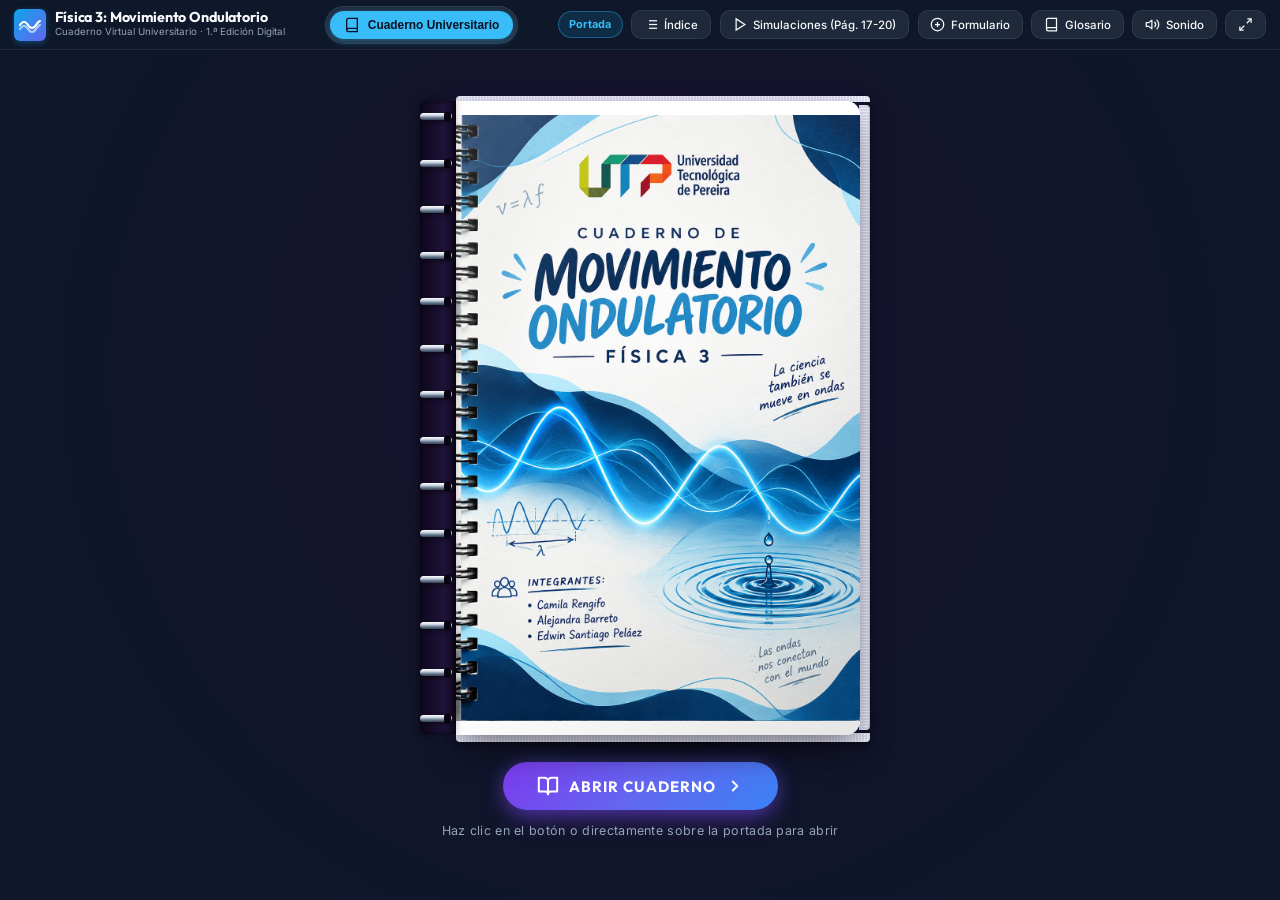
<file: index.html>
<!DOCTYPE html>
<html lang="es">
<head>
  <meta charset="UTF-8">
  <meta name="viewport" content="width=device-width, initial-scale=1.0">
  <title>Cuaderno Virtual de Física 3: Movimiento Ondulatorio</title>
  <meta name="description" content="Cuaderno virtual universitario interactivo de Física 3 dedicado al movimiento ondulatorio, superposición, ondas mecánicas, acústica y óptica física. Con plano cartesiano estilo GeoGebra y ejercicios en 10 pasos.">

  <link rel="manifest" href="manifest.json">
  <meta name="theme-color" content="#0f172a">

  <!-- Fuentes Google con fallback offline -->
  <link rel="preconnect" href="https://fonts.googleapis.com">
  <link rel="preconnect" href="https://fonts.gstatic.com" crossorigin>
  <link href="https://fonts.googleapis.com/css2?family=Inter:wght@300;400;500;600;700&family=Outfit:wght@500;600;700;800&family=Fira+Code:wght@400;500&display=swap" rel="stylesheet" onerror="this.remove()">

  <!-- KaTeX para renderizado de fórmulas LaTeX (local bundled) -->
  <link rel="stylesheet" href="vendor/katex/katex.min.css">
  <script src="vendor/katex/katex.min.js"></script>

  <!-- Hojas de Estilos: General + Editorial Cuaderno + Simulaciones Integradas -->
  <link rel="stylesheet" href="css/styles.css">
  <link rel="stylesheet" href="css/notebook.css">
  <link rel="stylesheet" href="css/notebook-simulations.css">

  <!-- Variables de fuente de respaldo (sin internet) -->
  <style>
    :root {
      --font-system: 'Inter', 'Segoe UI', system-ui, -apple-system, sans-serif;
      --font-heading-sys: 'Outfit', 'Segoe UI', 'Trebuchet MS', sans-serif;
      --font-mono-sys: 'Fira Code', 'Cascadia Code', 'Consolas', monospace;
    }
    /* Aplicar fuentes de respaldo si Google Fonts no carga */
    body { font-family: var(--font-system); }
  </style>
</head>
<body data-theme="dark">

  <!-- ================= BARRA DE NAVEGACIÓN SUPERIOR ================= -->
  <header class="app-header" role="banner">
    <div class="header-brand" onclick="if(window.notebookApp) window.notebookApp.navigateTo('portada');" style="cursor: pointer;">
      <div class="brand-icon-wrapper" aria-hidden="true">
        <svg width="24" height="24" viewBox="0 0 24 24" fill="none" stroke="currentColor" stroke-width="2.2" stroke-linecap="round" stroke-linejoin="round">
          <path d="M2 12c2.5-4 5.5-4 8 0s5.5 4 8 0 4-4 4-4"/>
          <path d="M2 16c2.5-4 5.5-4 8 0s5.5 4 8 0 4-4 4-4" opacity="0.6"/>
        </svg>
      </div>
      <div>
        <h1 class="brand-title">Física 3: Movimiento Ondulatorio</h1>
        <p class="brand-subtitle">Cuaderno Virtual Universitario &middot; 1.ª Edición Digital</p>
      </div>
    </div>

    <!-- Pestaña de Modo Principal: solo Cuaderno Universitario -->
    <nav class="header-mode-nav" aria-label="Modo de Vista">
      <button type="button" class="btn-mode-tab active" id="tab-mode-notebook" title="Ver Cuaderno Virtual y Teoría">
        <svg width="16" height="16" viewBox="0 0 24 24" fill="none" stroke="currentColor" stroke-width="2"><path d="M4 19.5A2.5 2.5 0 0 1 6.5 17H20"/><path d="M6.5 2H20v20H6.5A2.5 2.5 0 0 1 4 19.5v-15A2.5 2.5 0 0 1 6.5 2z"/></svg>
        <span>Cuaderno Universitario</span>
      </button>
    </nav>

    <!-- Accesos Rápidos del Cuaderno -->
    <div class="header-actions">
      <span class="header-page-pill" id="header-page-indicator">Pág. 1 / 11</span>
      <button type="button" class="btn-action" onclick="if(window.notebookApp) window.notebookApp.goToSpread(0);" title="Índice General">
        <svg width="15" height="15" viewBox="0 0 24 24" fill="none" stroke="currentColor" stroke-width="2"><line x1="8" y1="6" x2="21" y2="6"/><line x1="8" y1="12" x2="21" y2="12"/><line x1="8" y1="18" x2="21" y2="18"/><line x1="3" y1="6" x2="3.01" y2="6"/><line x1="3" y1="12" x2="3.01" y2="12"/><line x1="3" y1="18" x2="3.01" y2="18"/></svg>
        <span class="btn-text">Índice</span>
      </button>
      <button type="button" class="btn-action" onclick="if(window.notebookApp) window.notebookApp.goToSpread(8);" title="Simulaciones de Física 3 (Págs. 17 a 20)">
        <svg width="15" height="15" viewBox="0 0 24 24" fill="none" stroke="currentColor" stroke-width="2"><polygon points="5 3 19 12 5 21 5 3"/></svg>
        <span class="btn-text">Simulaciones (Pág. 17-20)</span>
      </button>
      <button type="button" class="btn-action" onclick="if(window.notebookApp) window.notebookApp.goToSpread(10);" title="Formulario de Fórmulas">
        <svg width="15" height="15" viewBox="0 0 24 24" fill="none" stroke="currentColor" stroke-width="2"><circle cx="12" cy="12" r="10"/><path d="M8 12h8M12 8v8"/></svg>
        <span class="btn-text">Formulario</span>
      </button>
      <button type="button" class="btn-action" onclick="if(window.notebookApp) window.notebookApp.goToSpread(9);" title="Glosario">
        <svg width="15" height="15" viewBox="0 0 24 24" fill="none" stroke="currentColor" stroke-width="2"><path d="M4 19.5A2.5 2.5 0 0 1 6.5 17H20"/><path d="M6.5 2H20v20H6.5A2.5 2.5 0 0 1 4 19.5v-15A2.5 2.5 0 0 1 6.5 2z"/></svg>
        <span class="btn-text">Glosario</span>
      </button>

      <!-- Control Interactivo de Sonido de Papel (Mute y Volumen Ajustable) -->
      <div class="sound-control-wrapper" id="sound-control-wrapper">
        <button type="button" class="btn-action btn-sound-toggle" id="btn-sound-toggle" title="Efecto de sonido de papel: Activado (70%)" aria-label="Efecto de sonido de papel">
          <svg class="sound-icon-on" width="15" height="15" viewBox="0 0 24 24" fill="none" stroke="currentColor" stroke-width="2" stroke-linecap="round" stroke-linejoin="round">
            <polygon points="11 5 6 9 2 9 2 15 6 15 11 19 11 5"/>
            <path d="M15.54 8.46a5 5 0 0 1 0 7.07"/>
            <path d="M19.07 4.93a10 10 0 0 1 0 14.14"/>
          </svg>
          <svg class="sound-icon-off" width="15" height="15" viewBox="0 0 24 24" fill="none" stroke="currentColor" stroke-width="2" stroke-linecap="round" stroke-linejoin="round" style="display:none;">
            <polygon points="11 5 6 9 2 9 2 15 6 15 11 19 11 5"/>
            <line x1="23" y1="9" x2="17" y2="15"/>
            <line x1="17" y1="9" x2="23" y2="15"/>
          </svg>
          <span class="btn-text">Sonido</span>
        </button>
        <div class="sound-slider-popover" id="sound-slider-popover" role="region" aria-label="Control de volumen de sonido de papel">
          <div class="sound-popover-title-row">
            <span class="sound-popover-label">Efecto Hoja</span>
            <span class="sound-popover-val" id="sound-volume-percent">70%</span>
          </div>
          <input type="range" id="sound-volume-slider" class="sound-volume-slider" min="0" max="100" value="70" step="5" aria-label="Volumen del efecto de papel">
        </div>
      </div>

      <!-- Botón Discreto para Cerrar Cuaderno -->
      <button type="button" class="btn-action btn-action-close-book" id="btn-close-notebook" title="Cerrar Cuaderno (Volver a la Portada inicial)" style="display: none;">
        <svg width="15" height="15" viewBox="0 0 24 24" fill="none" stroke="currentColor" stroke-width="2" stroke-linecap="round" stroke-linejoin="round">
          <path d="M4 19.5A2.5 2.5 0 0 1 6.5 17H20"/>
          <path d="M6.5 2H20v20H6.5A2.5 2.5 0 0 1 4 19.5v-15A2.5 2.5 0 0 1 6.5 2z"/>
        </svg>
        <span class="btn-text">Cerrar Cuaderno</span>
      </button>

      <button type="button" class="btn-action" id="btn-header-fullscreen" title="Pantalla Completa">
        <svg width="15" height="15" viewBox="0 0 24 24" fill="none" stroke="currentColor" stroke-width="2"><polyline points="15 3 21 3 21 9"/><polyline points="9 21 3 21 3 15"/><line x1="21" y1="3" x2="14" y2="10"/><line x1="3" y1="21" x2="10" y2="14"/></svg>
      </button>
    </div>
  </header>

  <!-- ================= PANTALLA INICIAL: CUADERNO CERRADO ================= -->
  <section id="closed-notebook-screen" class="closed-notebook-screen" aria-label="Cuaderno Cerrado de Física 3">
    <div class="closed-notebook-stage">
      <!-- Objeto 3D del Cuaderno Cerrado -->
      <div class="closed-notebook-3d-card" id="closed-notebook-card" role="button" tabindex="0" title="Haga clic para abrir el cuaderno interactivo" aria-label="Portada del cuaderno cerrado. Haga clic para abrir.">
        
        <!-- Bloque de hojas apiladas simulando grosor físico del cuaderno -->
        <div class="closed-page-block-right" aria-hidden="true"></div>
        <div class="closed-page-block-bottom" aria-hidden="true"></div>
        <div class="closed-page-block-top" aria-hidden="true"></div>

        <!-- Columna lateral izquierda del espiral con anillas metálicas -->
        <div class="closed-spiral-spine" aria-hidden="true">
          <div class="closed-rings-list">
            <div class="closed-ring-item"><div class="closed-ring-hole"></div><div class="closed-ring-wire"></div></div>
            <div class="closed-ring-item"><div class="closed-ring-hole"></div><div class="closed-ring-wire"></div></div>
            <div class="closed-ring-item"><div class="closed-ring-hole"></div><div class="closed-ring-wire"></div></div>
            <div class="closed-ring-item"><div class="closed-ring-hole"></div><div class="closed-ring-wire"></div></div>
            <div class="closed-ring-item"><div class="closed-ring-hole"></div><div class="closed-ring-wire"></div></div>
            <div class="closed-ring-item"><div class="closed-ring-hole"></div><div class="closed-ring-wire"></div></div>
            <div class="closed-ring-item"><div class="closed-ring-hole"></div><div class="closed-ring-wire"></div></div>
            <div class="closed-ring-item"><div class="closed-ring-hole"></div><div class="closed-ring-wire"></div></div>
            <div class="closed-ring-item"><div class="closed-ring-hole"></div><div class="closed-ring-wire"></div></div>
            <div class="closed-ring-item"><div class="closed-ring-hole"></div><div class="closed-ring-wire"></div></div>
            <div class="closed-ring-item"><div class="closed-ring-hole"></div><div class="closed-ring-wire"></div></div>
            <div class="closed-ring-item"><div class="closed-ring-hole"></div><div class="closed-ring-wire"></div></div>
            <div class="closed-ring-item"><div class="closed-ring-hole"></div><div class="closed-ring-wire"></div></div>
            <div class="closed-ring-item"><div class="closed-ring-hole"></div><div class="closed-ring-wire"></div></div>
          </div>
        </div>

        <!-- Primera página interior situada debajo de la portada (Pág. 02: Índice General y Mapa Mental) -->
        <div class="closed-under-page" aria-hidden="true">
          <div class="page-top-header">
            <div class="header-academic-label">Contenido Académico</div>
            <div class="page-number-pill">Pág. 02</div>
          </div>
          <h2 class="page-main-heading" style="font-size: 1.25rem;">Índice General y Mapa Mental</h2>
          <p class="page-lead-caption" style="font-size: 0.8rem; margin-bottom: 12px;">Estructura curricular y conexiones conceptuales del estudio del Movimiento Ondulatorio.</p>
          <div class="index-cards-vertical-list closed-preview-list">
            <div class="index-unit-link-card"><span><strong>3.</strong> Reseña Histórica y Línea de Tiempo</span><span class="index-arrow-icon">→</span></div>
            <div class="index-unit-link-card"><span><strong>4.</strong> Fundamentos del Movimiento Ondulatorio</span><span class="index-arrow-icon">→</span></div>
            <div class="index-unit-link-card"><span><strong>5.</strong> Clasificación de Ondas (Mecánicas, Transv.)</span><span class="index-arrow-icon">→</span></div>
            <div class="index-unit-link-card"><span><strong>6.</strong> Descripción Matemática y Demostración EDO</span><span class="index-arrow-icon">→</span></div>
            <div class="index-unit-link-card"><span><strong>7.</strong> Velocidad de Propagación y Energía</span><span class="index-arrow-icon">→</span></div>
            <div class="index-unit-link-card"><span><strong>8.</strong> Superposición, Interferencia y Batidos</span><span class="index-arrow-icon">→</span></div>
          </div>
        </div>

        <!-- Hoja de la Cubierta / Portada que gira en 3D -->
        <div class="closed-cover-leaf" id="closed-cover-leaf">
          <!-- Cara Frontal Exterior (Portada Oficial Física 3) -->
          <div class="closed-cover-front">
            <img src="Imagenes/Portada.png" alt="Portada Oficial Cuaderno de Física 3: Movimiento Ondulatorio" class="closed-cover-img" id="closed-cover-img">
            <div class="closed-cover-sheen" aria-hidden="true"></div>
          </div>
          <!-- Cara Posterior Interior (portada visible en la página izquierda al abrirse en 3D) -->
          <div class="closed-cover-back" aria-hidden="true">
            <div class="closed-cover-back-inner">
              <img src="Imagenes/Portada.png" alt="Portada Interior Física 3" class="closed-cover-img">
            </div>
            <div class="closed-cover-back-shadow"></div>
          </div>
        </div>

        <!-- Sombra ambiental en el escritorio -->
        <div class="closed-notebook-desk-shadow" aria-hidden="true"></div>
      </div>

      <!-- Controles de Apertura Debajo del Cuaderno -->
      <div class="closed-notebook-controls">
        <button type="button" class="btn-open-interactive-book" id="btn-open-notebook" aria-label="Abrir Cuaderno">
          <svg class="btn-open-icon" width="22" height="22" viewBox="0 0 24 24" fill="none" stroke="currentColor" stroke-width="2.2" stroke-linecap="round" stroke-linejoin="round">
            <path d="M2 3h6a4 4 0 0 1 4 4v14a3 3 0 0 0-3-3H2z"/>
            <path d="M22 3h-6a4 4 0 0 0-4 4v14a3 3 0 0 1 3-3h7z"/>
          </svg>
          <span class="btn-open-label">ABRIR CUADERNO</span>
          <svg class="btn-open-arrow" width="18" height="18" viewBox="0 0 24 24" fill="none" stroke="currentColor" stroke-width="2.5" stroke-linecap="round" stroke-linejoin="round">
            <polyline points="9 18 15 12 9 6"/>
          </svg>
        </button>
        <p class="closed-notebook-helper-text">Haz clic en el botón o directamente sobre la portada para abrir</p>
      </div>
    </div>
  </section>

  <!-- ================= VISTA 1: CUADERNO VIRTUAL UNIVERSITARIO ================= -->
  <main id="view-notebook-container" class="notebook-viewport" role="main">
    <!-- Contenido dinámico del Cuaderno (Portada, Unidades 1-12, Mapa Mental, Timeline, etc.) -->
    <div id="notebook-reader-content">
      <!-- Inyectado por NotebookApp -->
    </div>

    <!-- BARRA DE NAVEGACIÓN INFERIOR DESPRENDIDA (SITUADA DEBAJO DEL CUADERNO, NUNCA SUPERPUESTA) -->
    <footer class="notebook-bottom-bar-detached" role="navigation" aria-label="Navegación de Páginas y Créditos">
      <div class="nav-bar-row-controls">
        <button type="button" class="btn-book-nav" id="btn-nav-home" title="Ir a la Portada">
          <svg width="15" height="15" viewBox="0 0 24 24" fill="none" stroke="currentColor" stroke-width="2"><path d="M3 9l9-7 9 7v11a2 2 0 0 1-2 2H5a2 2 0 0 1-2-2z"/><polyline points="9 22 9 12 15 12 15 22"/></svg>
          <span>Inicio</span>
        </button>

        <button type="button" class="btn-book-nav" id="btn-nav-prev" title="Página Anterior (Tecla Flecha Izquierda)">
          <svg width="15" height="15" viewBox="0 0 24 24" fill="none" stroke="currentColor" stroke-width="2"><polyline points="15 18 9 12 15 6"/></svg>
          <span>Anterior</span>
        </button>

        <div class="nav-page-select-wrapper">
          <span>Página</span>
          <select id="spread-select" class="nav-page-dropdown" aria-label="Seleccionar Pliego del Cuaderno">
            <option value="0">1 &middot; Portada e Índice</option>
            <option value="1">2 &middot; Historia y Mapa Mental</option>
            <option value="2">3 &middot; Unidades 1 y 2</option>
            <option value="3">4 &middot; Unidades 3 y 4</option>
            <option value="4">5 &middot; Unidades 5 y 6</option>
            <option value="5">6 &middot; Unidades 7 y 8</option>
            <option value="6">7 &middot; Unidades 9 y 10</option>
            <option value="7">8 &middot; Unidades 11 y 12</option>
            <option value="8">9 &middot; Ondas (Pág. 17) y Doppler (Pág. 18)</option>
            <option value="9">10 &middot; Tubos Sonoros (Pág. 19) y Cuerdas Tensas (Pág. 20)</option>
            <option value="10">11 &middot; Formulario, Glosario y APA 7 (Págs. 21-22)</option>
          </select>
          <span>de 11</span>
        </div>

        <button type="button" class="btn-book-nav" id="btn-nav-next" title="Página Siguiente (Tecla Flecha Derecha)">
          <span>Siguiente</span>
          <svg width="15" height="15" viewBox="0 0 24 24" fill="none" stroke="currentColor" stroke-width="2"><polyline points="9 18 15 12 9 6"/></svg>
        </button>
      </div>

      <div class="authors-credit-footer-tag">
        <span>Cuaderno creado por : <strong>Alejandra Barreto, Camila Rengifo y Santiago Peláez</strong></span>
      </div>
    </footer>
  </main>


  <!-- ================= VENTANA MODAL AMPLIADA GEOGEBRA Y SIMULACIONES ================= -->
  <div class="modal-backdrop hidden" id="expanded-modal" role="dialog" aria-modal="true" aria-labelledby="modal-title">
    <div class="expanded-modal-window" id="expanded-modal-window">
      <div class="modal-window-header">
        <div class="modal-title-group">
          <svg width="20" height="20" viewBox="0 0 24 24" fill="none" stroke="currentColor" stroke-width="2"><path d="M2 12c2.5-4 5.5-4 8 0s5.5 4 8 0 4-4 4-4"/></svg>
          <h3 id="modal-title" class="modal-title">Gráfico Cartesiano &middot; Vista Ampliada</h3>
        </div>
        <div class="modal-window-controls">
          <button type="button" class="win-btn win-btn-minimize" id="btn-minimize-modal" title="Minimizar / Colapsar ventana">
            <svg width="14" height="14" viewBox="0 0 24 24" fill="none" stroke="currentColor" stroke-width="2"><line x1="5" y1="12" x2="19" y2="12"/></svg>
          </button>
          <button type="button" class="win-btn win-btn-maximize" id="btn-maximize-modal" title="Maximizar / Restaurar tamaño">
            <svg width="14" height="14" viewBox="0 0 24 24" fill="none" stroke="currentColor" stroke-width="2"><rect x="3" y="3" width="18" height="18" rx="2" ry="2"/></svg>
          </button>
          <button type="button" class="win-btn win-btn-fullscreen" id="btn-fullscreen-modal" title="Pantalla completa">
            <svg width="14" height="14" viewBox="0 0 24 24" fill="none" stroke="currentColor" stroke-width="2"><polyline points="15 3 21 3 21 9"/><polyline points="9 21 3 21 3 15"/><line x1="21" y1="3" x2="14" y2="10"/><line x1="3" y1="21" x2="10" y2="14"/></svg>
          </button>
          <button type="button" class="win-btn win-btn-close" id="btn-close-modal" title="Cerrar modal (Escape)">
            <svg width="16" height="16" viewBox="0 0 24 24" fill="none" stroke="currentColor" stroke-width="2"><path d="M18 6L6 18M6 6l12 12"/></svg>
          </button>
        </div>
      </div>
      <div class="modal-window-body">
        <canvas id="modal-canvas" aria-label="Gráfico cartesiano ampliado"></canvas>
      </div>
    </div>
  </div>

  <!-- ================= PALETA DE ESTILOS MODAL ================= -->
  <div class="modal-backdrop hidden" id="style-modal" role="dialog" aria-modal="true" aria-labelledby="style-modal-title">
    <div class="style-dialog-window">
      <div class="modal-window-header">
        <div class="modal-title-group">
          <svg width="20" height="20" viewBox="0 0 24 24" fill="none" stroke="currentColor" stroke-width="2"><circle cx="12" cy="12" r="10"/><path d="M12 2a10 10 0 0 0 0 20"/></svg>
          <h3 id="style-modal-title" class="modal-title">Paleta de Estilos Gráficos</h3>
        </div>
        <button type="button" class="win-btn win-btn-close" id="btn-close-styles" title="Cerrar">
          <svg width="16" height="16" viewBox="0 0 24 24" fill="none" stroke="currentColor" stroke-width="2"><path d="M18 6L6 18M6 6l12 12"/></svg>
        </button>
      </div>
      <div class="style-dialog-body">
        <fieldset class="style-section">
          <legend class="style-section-title">Tema del Gráfico</legend>
          <div class="style-form-row">
            <label for="style-bg-preset">Preajuste de Fondo:</label>
            <select id="style-bg-preset" class="select-clean">
              <option value="dark">Modo Oscuro Profundo</option>
              <option value="light">Modo Claro GeoGebra</option>
              <option value="millimeter">Papel Milimetrado Técnico</option>
            </select>
          </div>
        </fieldset>
      </div>
    </div>
  </div>

  <!-- ================= MODALES DOPPLER (ESCENARIOS Y TEORÍA) ================= -->
  <!-- MODAL: CATÁLOGO DE LOS 8 ESCENARIOS DIDÁCTICOS DOPPLER -->
  <div id="modalScenarios" class="doppler-modal-backdrop" role="dialog" aria-modal="true" aria-labelledby="modalScenariosTitle">
    <div class="doppler-modal-dialog">
      <div class="doppler-modal-header">
        <h3 id="modalScenariosTitle" class="doppler-modal-title">Catálogo de 8 Escenarios Guiados Doppler</h3>
        <button id="btnCloseScenarios" class="win-btn win-btn-close" aria-label="Cerrar ventana">✕</button>
      </div>
      <div class="doppler-modal-body">
        <p>Selecciona un experimento preconfigurado para estudiar las propiedades esenciales del efecto Doppler acústico:</p>
        <div id="scenariosList" class="doppler-presets-grid" style="grid-template-columns: 1fr; gap: 8px;"></div>
      </div>
    </div>
  </div>

  <!-- MODAL: FUNDAMENTO TEÓRICO DOPPLER -->
  <div id="modalHelp" class="doppler-modal-backdrop" role="dialog" aria-modal="true" aria-labelledby="modalHelpTitle">
    <div class="doppler-modal-dialog">
      <div class="doppler-modal-header">
        <h3 id="modalHelpTitle" class="doppler-modal-title">Fundamentación Física &middot; Efecto Doppler Acústico</h3>
        <button id="btnCloseHelp" class="win-btn win-btn-close" aria-label="Cerrar ventana">✕</button>
      </div>
      <div class="doppler-modal-body">
        <h4>1. El Medio Acústico en Reposo</h4>
        <p>A diferencia de la luz en el vacío, las ondas mecánicas de sonido requieren un medio elástico y deformable (en este simulador, aire homogéneo e inmóvil). La rapidez de propagación <em>c = 340 m/s</em> es una propiedad intrínseca del medio, no de la velocidad del emisor.</p>
        <h4>2. Emisión y Centros de Frente Invariables</h4>
        <p>Cada frente de onda circular es emitido en un instante exacto \(t_{e,n} = n/f\). Una vez desprendido de la fuente, el centro del círculo permanece rígidamente fijado en las coordenadas del medio donde ocurrió la emisión. El frente no acompaña el movimiento posterior de la fuente.</p>
        <h4>3. Detección Analítica de Cruce</h4>
        <p>El observador detecta una perturbación cuando la distancia euclidiana entre su posición en el instante de recepción \(t_r\) y el centro del frente coincide con el radio acústico expandido: \(|\mathbf{x}_o(t_r) - \mathbf{x}_c| = c(t_r - t_e)\).</p>
        <h4>4. Régimen Sónico y Supersónico</h4>
        <p>Cuando la fuente supera la velocidad del sonido (\(M = v_f/c > 1\)), los frentes circulares quedan envueltos dentro de una superficie cónica con semiángulo \(\mu = \arcsin(1/M)\) produciendo la onda de choque acústica (estampido sónico).</p>
      </div>
    </div>
  </div>

  <!-- Scripts de la Aplicación (Bundle Standalone para ejecución local sin servidor) -->
  <script defer src="js/bundle.js"></script>

  <script>
    // PWA Service Worker
    if ('serviceWorker' in navigator) {
      window.addEventListener('load', () => {
        navigator.serviceWorker.register('sw.js').catch((err) => {
          console.warn('Registro de Service Worker:', err);
        });
      });
    }
  </script>
</body>
</html>
</file>
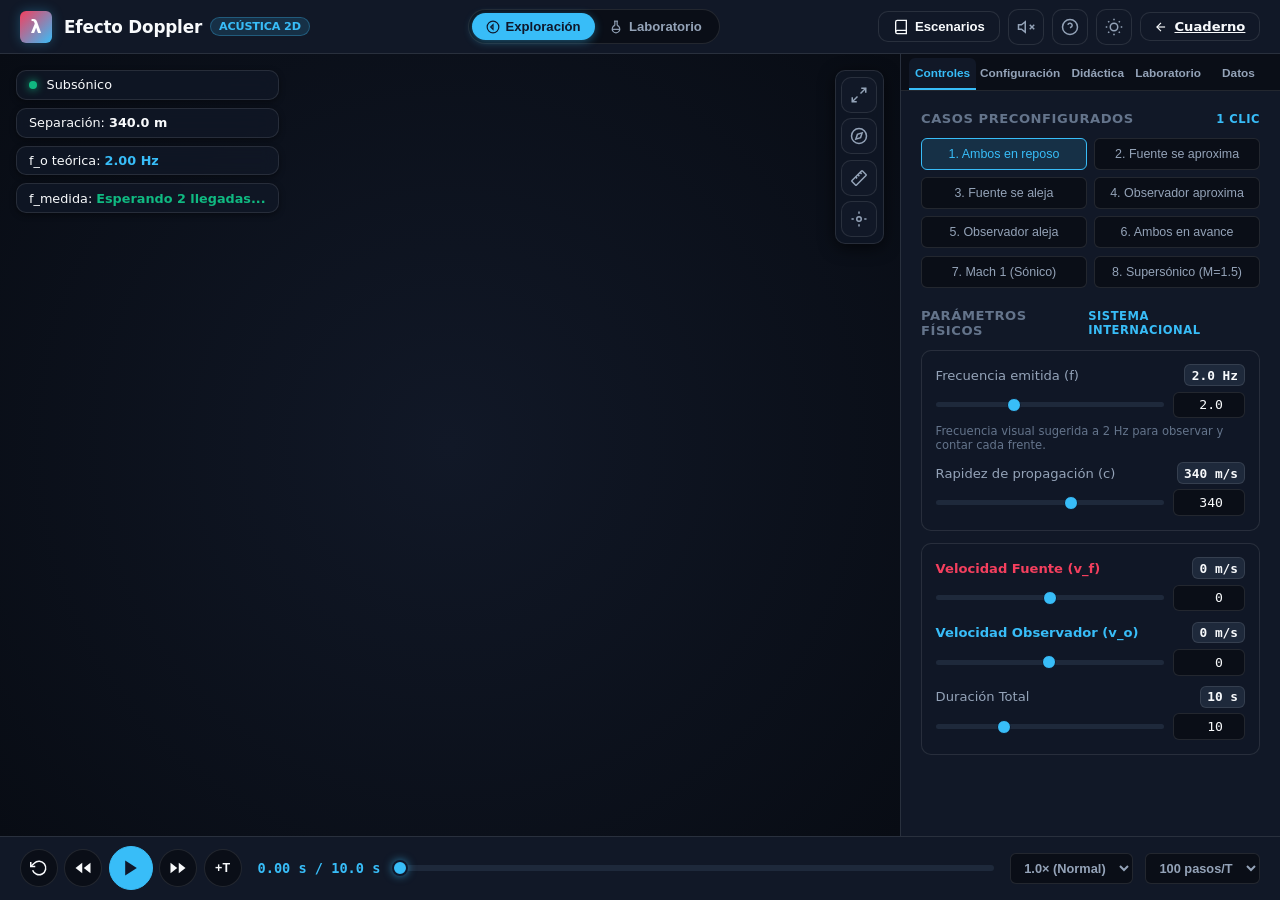
<file: EfectoDoppler.html>
<!DOCTYPE html>
<html lang="es-CO">
<head>
  <meta charset="UTF-8">
  <meta name="viewport" content="width=device-width, initial-scale=1.0, maximum-scale=1.0, user-scalable=no">
  <title>Simulador Avanzado del Efecto Doppler Acústico</title>
  <meta name="description" content="Laboratorio virtual avanzado y simulador del Efecto Doppler acústico en un medio homogéneo y en reposo. Ondas circulares, cono de Mach, telemetría y verificación científica.">
  
  <!-- Estilos del Simulador Doppler -->
  <link rel="stylesheet" href="css/doppler.css">
  
  <!-- KaTeX Local para renderizado matemático offline de alta velocidad -->
  <link rel="stylesheet" href="vendor/katex/katex.min.css">
  <script defer src="vendor/katex/katex.min.js"></script>
</head>
<body class="mode-exploration">
  <div class="app-container">
    
    <!-- ENCABEZADO SUPERIOR -->
    <header class="header-bar" role="banner">
      <div class="brand-wrapper">
        <div class="brand-logo" aria-hidden="true">λ</div>
        <div class="brand-title">
          <span>Efecto Doppler</span>
          <span class="badge-tag">Acústica 2D</span>
        </div>
      </div>

      <div class="header-center">
        <!-- Selector de Nivel: Exploración vs Laboratorio -->
        <div class="mode-toggle-group" role="group" aria-label="Nivel de interacción">
          <button id="btnModeExploration" class="mode-btn active" title="Modo interactivo esencial para observación directa">
            <svg width="14" height="14" viewBox="0 0 24 24" fill="none" stroke="currentColor" stroke-width="2"><circle cx="12" cy="12" r="10"></circle><polygon points="12 8 8 12 12 16 12 8"></polygon></svg>
            Exploración
          </button>
          <button id="btnModeLab" class="mode-btn" title="Modo avanzado con vectores, telemetría, gráficas y fórmulas">
            <svg width="14" height="14" viewBox="0 0 24 24" fill="none" stroke="currentColor" stroke-width="2"><path d="M10 2v7.31"></path><path d="M14 9.3V2"></path><path d="M8.5 2h7"></path><path d="M14 9.3a6.5 6.5 0 1 1-4 0"></path><path d="M5.52 16h12.96"></path></svg>
            Laboratorio
          </button>
        </div>
      </div>

      <div class="header-actions">
        <!-- 8 Escenarios Guiados -->
        <button id="btnOpenScenarios" class="btn-pill" title="Explorar 8 Escenarios Didácticos Guiados">
          <svg width="16" height="16" viewBox="0 0 24 24" fill="none" stroke="currentColor" stroke-width="2"><path d="M4 19.5A2.5 2.5 0 0 1 6.5 17H20"></path><path d="M6.5 2H20v20H6.5A2.5 2.5 0 0 1 4 19.5v-15A2.5 2.5 0 0 1 6.5 2z"></path></svg>
          Escenarios
        </button>

        <!-- Toggle de Audio -->
        <button id="btnAudioToggle" class="btn-icon" aria-label="Activar audio didáctico" aria-pressed="false" title="Activar/Desactivar sonificación">
          <svg width="18" height="18" viewBox="0 0 24 24" fill="none" stroke="currentColor" stroke-width="2"><polygon points="11 5 6 9 2 9 2 15 6 15 11 19 11 5"></polygon><line x1="23" y1="9" x2="17" y2="15"></line><line x1="17" y1="9" x2="23" y2="15"></line></svg>
        </button>

        <!-- Ayuda Teórica y Límites -->
        <button id="btnOpenHelp" class="btn-icon" aria-label="Ayuda teórica y ecuaciones" title="Fundamentación Teórica y Modelo">
          <svg width="18" height="18" viewBox="0 0 24 24" fill="none" stroke="currentColor" stroke-width="2"><circle cx="12" cy="12" r="10"></circle><path d="M9.09 9a3 3 0 0 1 5.83 1c0 2-3 3-3 3"></path><line x1="12" y1="17" x2="12.01" y2="17"></line></svg>
        </button>

        <!-- Alternar Tema Claro/Oscuro -->
        <button id="btnThemeToggle" class="btn-icon" aria-label="Alternar tema de color" title="Modo Claro / Oscuro">
          <svg width="18" height="18" viewBox="0 0 24 24" fill="none" stroke="currentColor" stroke-width="2"><circle cx="12" cy="12" r="5"></circle><line x1="12" y1="1" x2="12" y2="3"></line><line x1="12" y1="21" x2="12" y2="23"></line><line x1="4.22" y1="4.22" x2="5.64" y2="5.64"></line><line x1="18.36" y1="18.36" x2="19.78" y2="19.78"></line><line x1="1" y1="12" x2="3" y2="12"></line><line x1="21" y1="12" x2="23" y2="12"></line><line x1="4.22" y1="19.78" x2="5.64" y2="18.36"></line><line x1="18.36" y1="5.64" x2="19.78" y2="4.22"></line></svg>
        </button>

        <!-- Enlace al Cuaderno Principal -->
        <a href="index.html" class="btn-pill" title="Volver al Cuaderno de Física 3">
          <svg width="14" height="14" viewBox="0 0 24 24" fill="none" stroke="currentColor" stroke-width="2"><line x1="19" y1="12" x2="5" y2="12"></line><polyline points="12 19 5 12 12 5"></polyline></svg>
          Cuaderno
        </a>
      </div>
    </header>

    <!-- CUERPO PRINCIPAL: SIMULACIÓN + SIDEBAR -->
    <main class="main-workspace" role="main">
      
      <!-- LIENZO Y VISTA DE SIMULACIÓN -->
      <section class="simulation-viewport" aria-label="Área de simulación gráfica de frentes de onda">
        <canvas id="dopplerCanvas"></canvas>

        <!-- HUD FLOTANTE SUPERIOR IZQUIERDA -->
        <div class="canvas-hud">
          <div id="hudRegimeBadge" class="hud-chip">
            <span class="hud-indicator"></span>
            <span>Subsónico</span>
          </div>
          <div class="hud-chip">
            <span>Separación: <strong id="telemetryDist">340.0 m</strong></span>
          </div>
          <div class="hud-chip">
            <span>f_o teórica: <strong id="telemetryFoTheory" style="color: var(--accent-observer);">2.00 Hz</strong></span>
          </div>
          <div class="hud-chip">
            <span>f_medida: <strong id="telemetryFoMeasured" style="color: var(--accent-success);">Esperando 2 llegadas...</strong></span>
          </div>
        </div>

        <!-- BARRA DE HERRAMIENTAS FLOTANTE DEL LIENZO -->
        <div class="canvas-toolbar" role="toolbar" aria-label="Herramientas de cámara y medición">
          <button id="btnFitScene" class="btn-icon" title="Ajustar escena a la pantalla" aria-label="Ajustar escena">
            <svg width="18" height="18" viewBox="0 0 24 24" fill="none" stroke="currentColor" stroke-width="2"><polyline points="15 3 21 3 21 9"></polyline><polyline points="9 21 3 21 3 15"></polyline><line x1="21" y1="3" x2="14" y2="10"></line><line x1="3" y1="21" x2="10" y2="14"></line></svg>
          </button>
          <button id="btnResetView" class="btn-icon" title="Restaurar vista por defecto" aria-label="Restaurar vista">
            <svg width="18" height="18" viewBox="0 0 24 24" fill="none" stroke="currentColor" stroke-width="2"><circle cx="12" cy="12" r="10"></circle><polygon points="16.24 7.76 14.12 14.12 7.76 16.24 9.88 9.88 16.24 7.76"></polygon></svg>
          </button>
          <button id="btnToggleRuler" class="btn-icon" title="Cinta métrica / Regla de medición" aria-label="Activar regla métrica">
            <svg width="18" height="18" viewBox="0 0 24 24" fill="none" stroke="currentColor" stroke-width="2"><path d="M21.3 8.7 8.7 21.3a1 1 0 0 1-1.4 0l-4.6-4.6a1 1 0 0 1 0-1.4L15.3 2.7a1 1 0 0 1 1.4 0l4.6 4.6a1 1 0 0 1 0 1.4Z"></path><path d="m7.5 10.5 2 2"></path><path d="m10.5 7.5 2 2"></path><path d="m13.5 4.5 2 2"></path></svg>
          </button>
          <button id="btnFollowSource" class="btn-icon" title="Seguir a la fuente con la cámara" aria-label="Seguir fuente">
            <svg width="18" height="18" viewBox="0 0 24 24" fill="none" stroke="currentColor" stroke-width="2"><circle cx="12" cy="12" r="3"></circle><path d="M12 2v3m0 14v3M2 12h3m14 0h3"></path></svg>
          </button>
        </div>

        <!-- Banner de Notificación de Eventos (Llegada / Choque) -->
        <div id="toastBanner" class="toast-event-banner" role="status" aria-live="polite">
          <span style="color: var(--accent-success);">●</span>
          <span id="toastMessage">Frente de onda recibido por el observador</span>
        </div>
      </section>

      <!-- PANEL LATERAL DERECHO (CONTROLES, DIDÁCTICA Y LABORATORIO) -->
      <aside class="sidebar-panel" aria-label="Panel de configuración, laboratorio y mediciones">
        
        <!-- Pestañas de Navegación del Panel -->
        <nav class="sidebar-tabs" role="tablist">
          <button class="tab-btn active" role="tab" data-tab="controls" id="tabControlsBtn" aria-selected="true">Controles</button>
          <button class="tab-btn" role="tab" data-tab="config" id="tabConfigBtn" aria-selected="false">Configuración</button>
          <button class="tab-btn" role="tab" data-tab="didactic" id="tabDidacticBtn" aria-selected="false">Didáctica</button>
          <button class="tab-btn" role="tab" data-tab="lab" id="tabLabBtn" aria-selected="false">Laboratorio</button>
          <button class="tab-btn" role="tab" data-tab="export" id="tabExportBtn" aria-selected="false">Datos</button>
        </nav>

        <div class="sidebar-content">
          
          <!-- PESTAÑA 1: CONTROLES FÍSICOS Y PRESETS RÁPIDOS -->
          <div id="tab-controls" class="tab-pane" style="display: flex; flex-direction: column; gap: 1.25rem;">
            
            <!-- Presets rápidos de 1 clic -->
            <div class="control-section">
              <div class="section-title">
                <span>Casos Preconfigurados</span>
                <span style="font-size: 0.72rem; color: var(--text-accent);">1 Clic</span>
              </div>
              <div class="btn-grid" style="grid-template-columns: repeat(2, 1fr); gap: 0.45rem;">
                <button class="preset-chip-btn active" data-preset="rest">1. Ambos en reposo</button>
                <button class="preset-chip-btn" data-preset="src-approach">2. Fuente se aproxima</button>
                <button class="preset-chip-btn" data-preset="src-recede">3. Fuente se aleja</button>
                <button class="preset-chip-btn" data-preset="obs-approach">4. Observador aproxima</button>
                <button class="preset-chip-btn" data-preset="obs-recede">5. Observador aleja</button>
                <button class="preset-chip-btn" data-preset="both-moving">6. Ambos en avance</button>
                <button class="preset-chip-btn" data-preset="mach-1">7. Mach 1 (Sónico)</button>
                <button class="preset-chip-btn" data-preset="supersonic">8. Supersónico (M=1.5)</button>
              </div>
            </div>

            <!-- Parámetros del Medio y Emisor -->
            <div class="control-section">
              <div class="section-title">
                <span>Parámetros Físicos</span>
                <span style="font-size: 0.72rem; color: var(--text-accent);">Sistema Internacional</span>
              </div>

              <!-- Frecuencia emitida (f) -->
              <div class="control-card">
                <div class="control-row">
                  <div class="control-label-row">
                    <label for="sliderFreq">Frecuencia emitida (f)</label>
                    <span class="control-val-badge"><span id="badgeFreq">2.0</span> Hz</span>
                  </div>
                  <div class="slider-input-group">
                    <input type="range" id="sliderFreq" class="form-slider" min="0.5" max="5.0" step="0.1" value="2.0">
                    <input type="number" id="inputFreq" class="form-number-input" min="0.1" max="20" step="0.1" value="2.0">
                  </div>
                  <small style="font-size: 0.72rem; color: var(--text-muted);">Frecuencia visual sugerida a 2 Hz para observar y contar cada frente.</small>
                </div>

                <!-- Rapidez del sonido (c) -->
                <div class="control-row">
                  <div class="control-label-row">
                    <label for="sliderC">Rapidez de propagación (c)</label>
                    <span class="control-val-badge"><span id="badgeC">340</span> m/s</span>
                  </div>
                  <div class="slider-input-group">
                    <input type="range" id="sliderC" class="form-slider" min="100" max="500" step="10" value="340">
                    <input type="number" id="inputC" class="form-number-input" min="50" max="1000" step="10" value="340">
                  </div>
                </div>
              </div>

              <!-- Velocidades de Fuente y Observador -->
              <div class="control-card">
                <!-- Velocidad Fuente (vf) -->
                <div class="control-row">
                  <div class="control-label-row">
                    <label for="sliderVfx" style="color: var(--accent-source); font-weight: 600;">Velocidad Fuente (v_f)</label>
                    <span class="control-val-badge"><span id="badgeVfx">0</span> m/s</span>
                  </div>
                  <div class="slider-input-group">
                    <input type="range" id="sliderVfx" class="form-slider" min="-680" max="680" step="10" value="0">
                    <input type="number" id="inputVfx" class="form-number-input" min="-1000" max="1000" step="10" value="0">
                  </div>
                </div>

                <!-- Velocidad Observador (vo) -->
                <div class="control-row">
                  <div class="control-label-row">
                    <label for="sliderVox" style="color: var(--accent-observer); font-weight: 600;">Velocidad Observador (v_o)</label>
                    <span class="control-val-badge"><span id="badgeVox">0</span> m/s</span>
                  </div>
                  <div class="slider-input-group">
                    <input type="range" id="sliderVox" class="form-slider" min="-272" max="272" step="5" value="0">
                    <input type="number" id="inputVox" class="form-number-input" min="-300" max="300" step="5" value="0">
                  </div>
                </div>

                <!-- Duración del experimento -->
                <div class="control-row">
                  <div class="control-label-row">
                    <label for="sliderDuration">Duración Total</label>
                    <span class="control-val-badge"><span id="badgeDuration">10</span> s</span>
                  </div>
                  <div class="slider-input-group">
                    <input type="range" id="sliderDuration" class="form-slider" min="2" max="30" step="1" value="10">
                    <input type="number" id="inputDuration" class="form-number-input" min="1" max="60" step="1" value="10">
                  </div>
                </div>
              </div>
            </div>

          </div>

          <!-- PESTAÑA 2: CONFIGURACIÓN VISUAL, AVATARES Y AUDIO -->
          <div id="tab-config" class="tab-pane" style="display: none; flex-direction: column; gap: 1.25rem;">
            
            <div class="control-section">
              <div class="section-title">Apariencia y Modelado Visual</div>
              <div class="control-card">
                <div class="control-row">
                  <label for="selectAvatar" style="font-size: 0.8rem; color: var(--text-secondary);">Avatar de la Fuente</label>
                  <select id="selectAvatar" class="speed-select" style="width: 100%;">
                    <option value="point">Punto Emisor Didáctico</option>
                    <option value="car">Automóvil / Ambulancia con Sirena</option>
                    <option value="plane">Avión Caza Supersónico</option>
                  </select>
                </div>

                <div class="control-row">
                  <label for="selectWaveStyle" style="font-size: 0.8rem; color: var(--text-secondary);">Trazo de los Frentes de Onda</label>
                  <select id="selectWaveStyle" class="speed-select" style="width: 100%;">
                    <option value="solid">Línea Continua</option>
                    <option value="dashed">Línea Discontinua (Segmentos)</option>
                    <option value="dotted">Línea Punteada</option>
                  </select>
                </div>

                <div style="display: flex; flex-direction: column; gap: 0.5rem; margin-top: 6px;">
                  <label style="font-size: 0.82rem; display: flex; align-items: center; gap: 8px; cursor: pointer;">
                    <input type="checkbox" id="checkFadeWaves" checked> Atenuación gráfica visual (desvanecimiento)
                  </label>
                  <label style="font-size: 0.82rem; display: flex; align-items: center; gap: 8px; cursor: pointer;">
                    <input type="checkbox" id="checkShowVectors" checked> Mostrar vectores de velocidad (v_f, v_o)
                  </label>
                  <label style="font-size: 0.82rem; display: flex; align-items: center; gap: 8px; cursor: pointer;">
                    <input type="checkbox" id="checkMode2D"> Activar Espacio Bidimensional (2D)
                  </label>
                </div>
              </div>
            </div>

            <!-- Sonificación Acústica -->
            <div class="control-section">
              <div class="section-title">Sonificación Web Audio</div>
              <div class="control-card">
                <div class="control-row">
                  <label for="selectAudioMode" style="font-size: 0.8rem; color: var(--text-secondary);">Modalidad de Sonido</label>
                  <select id="selectAudioMode" class="speed-select" style="width: 100%;">
                    <option value="pulses">Pulsos de Llegada (Beep breve por evento)</option>
                    <option value="continuous">Comparación Tonal (Tono continuo modulado fo/fe)</option>
                  </select>
                </div>
                <div class="control-row">
                  <div class="control-label-row">
                    <label for="sliderVolume" style="font-size: 0.8rem;">Volumen</label>
                  </div>
                  <input type="range" id="sliderVolume" class="form-slider" min="0" max="1" step="0.05" value="0.5">
                </div>
                <small style="font-size: 0.72rem; color: var(--text-muted);">
                  El audio se activa con el botón de altavoz en el encabezado. Se detiene automáticamente al pausar.
                </small>
              </div>
            </div>

          </div>

          <!-- PESTAÑA 3: DIDÁCTICA Y ESCENARIO ACTIVO -->
          <div id="tab-didactic" class="tab-pane" style="display: none; flex-direction: column; gap: 1.25rem;">
            <div class="scenario-guidance-box">
              <div class="scenario-guidance-title">
                <svg width="16" height="16" viewBox="0 0 24 24" fill="none" stroke="currentColor" stroke-width="2"><circle cx="12" cy="12" r="10"></circle><line x1="12" y1="16" x2="12" y2="12"></line><line x1="12" y1="8" x2="12.01" y2="8"></line></svg>
                <span id="activeScenarioTitle">1. Fuente y observador inmóviles</span>
              </div>
              <p style="font-size: 0.82rem; margin-top: 4px;" id="activeScenarioObjective">
                Comprobar que en reposo la longitud de onda en el medio es constante en todas las direcciones y la frecuencia percibida es exactamente igual a la emitida.
              </p>
            </div>

            <div class="control-card">
              <div class="section-title">Procedimiento Sugerido</div>
              <p style="font-size: 0.82rem; color: var(--text-secondary);" id="activeScenarioProcedure">
                Inicia la simulación con el botón Play. Observa cómo viajan los frentes y el momento exacto en el que el primer círculo toca al observador.
              </p>
            </div>

            <div class="control-card">
              <div class="section-title">Pregunta de Comprobación</div>
              <div id="activeScenarioQuiz">
                <!-- Inyectado dinámicamente por DopplerUI -->
              </div>
            </div>
          </div>

          <!-- PESTAÑA 4: LABORATORIO, MATEMÁTICAS Y GRÁFICAS -->
          <div id="tab-lab" class="tab-pane" style="display: none; flex-direction: column; gap: 1.25rem;">
            
            <!-- Panel de Fórmulas y LaTeX -->
            <div class="math-container">
              <div class="section-title">Ecuación Teórica del Efecto Doppler</div>
              <div id="mathFormulaKaTeX" class="math-formula-box">
                <!-- Renderizado por KaTeX -->
                f_o = f_e \cdot \left( \frac{c - v_o}{c - v_f} \right)
              </div>
              <div id="mathDynamicSubstitution" class="math-substitution-box">
                Cargando sustitución numérica...
              </div>
            </div>

            <!-- Gráfica Sincronizada -->
            <div class="chart-container">
              <div class="chart-header">
                <span class="chart-title">Frecuencia Observada vs Tiempo f_o(t)</span>
                <span style="font-size: 0.72rem; color: var(--accent-success);">● f_medida experimental</span>
              </div>
              <canvas id="chartCanvas" class="chart-canvas" width="340" height="140"></canvas>
            </div>

            <!-- Telemetría y Mediciones -->
            <div class="telemetry-grid">
              <div class="telemetry-card highlight-source">
                <span class="telemetry-label">Número de Mach (M)</span>
                <span id="telemetryMach" class="telemetry-value">0.00</span>
                <span id="telemetryMachAngle" class="telemetry-sub">Subsónico</span>
              </div>

              <div class="telemetry-card highlight-observer">
                <span class="telemetry-label">Longitud de Onda λ_0</span>
                <span id="telemetryLambda0" class="telemetry-value">170.0 m</span>
                <span class="telemetry-sub">En el medio en reposo</span>
              </div>

              <div class="telemetry-card highlight-measure">
                <span class="telemetry-label">λ Delante de la Fuente</span>
                <span id="telemetryLambdaAhead" class="telemetry-value">170.0 m</span>
                <span class="telemetry-sub">Compresión espacial</span>
              </div>

              <div class="telemetry-card highlight-measure">
                <span class="telemetry-label">λ Detrás de la Fuente</span>
                <span id="telemetryLambdaBehind" class="telemetry-value">170.0 m</span>
                <span class="telemetry-sub">Dilatación espacial</span>
              </div>
            </div>

          </div>

          <!-- PESTAÑA 5: EXPORTACIÓN Y DATOS -->
          <div id="tab-export" class="tab-pane" style="display: none; flex-direction: column; gap: 1.25rem;">
            <div class="control-card">
              <div class="section-title">Registro de Eventos y Mediciones</div>
              <p style="font-size: 0.82rem; color: var(--text-secondary);">
                Descarga las tablas exactas de instantes de emisión (t_e), instantes analíticos de recepción (t_r), intervalos entre llegadas (Δt_r) y frecuencias calculadas.
              </p>
              <button id="btnExportCSV" class="btn-pill btn-primary-pill" style="justify-content: center; margin-top: 8px;">
                <svg width="16" height="16" viewBox="0 0 24 24" fill="none" stroke="currentColor" stroke-width="2"><path d="M21 15v4a2 2 0 0 1-2 2H5a2 2 0 0 1-2-2v-4"></path><polyline points="7 10 12 15 17 10"></polyline><line x1="12" y1="15" x2="12" y2="3"></line></svg>
                Exportar Datos a CSV
              </button>
            </div>

            <div class="control-card">
              <div class="section-title">Captura Visual del Lienzo</div>
              <p style="font-size: 0.82rem; color: var(--text-secondary);">
                Guarda una instantánea en alta resolución con el estado actual de los frentes, posiciones y vectores.
              </p>
              <button id="btnExportPNG" class="btn-pill" style="justify-content: center; margin-top: 8px;">
                <svg width="16" height="16" viewBox="0 0 24 24" fill="none" stroke="currentColor" stroke-width="2"><rect x="3" y="3" width="18" height="18" rx="2" ry="2"></rect><circle cx="8.5" cy="8.5" r="1.5"></circle><polyline points="21 15 16 10 5 21"></polyline></svg>
                Descargar Captura PNG
              </button>
            </div>
          </div>

        </div>
      </aside>
    </main>

    <!-- BARRA INFERIOR DE TRANSPORTE TEMPORAL -->
    <footer class="transport-bar" role="region" aria-label="Controles de reproducción temporal">
      <div class="transport-controls">
        <button id="btnReset" class="btn-transport" title="Reiniciar al instante t = 0 (R)" aria-label="Reiniciar simulación">
          <svg width="18" height="18" viewBox="0 0 24 24" fill="none" stroke="currentColor" stroke-width="2"><polyline points="1 4 1 10 7 10"></polyline><path d="M3.51 15a9 9 0 1 0 2.13-9.36L1 10"></path></svg>
        </button>
        <button id="btnStepBack" class="btn-transport" title="Retroceder una subdivisión (←)" aria-label="Paso atrás">
          <svg width="18" height="18" viewBox="0 0 24 24" fill="currentColor"><polygon points="11 19 2 12 11 5 11 19"></polygon><polygon points="22 19 13 12 22 5 22 19"></polygon></svg>
        </button>
        <button id="btnPlayPause" class="btn-transport play-btn" title="Iniciar / Pausar simulación (Espacio)" aria-label="Iniciar simulación">
          <svg width="20" height="20" viewBox="0 0 24 24" fill="currentColor"><polygon points="5 3 19 12 5 21 5 3"></polygon></svg>
        </button>
        <button id="btnStepForward" class="btn-transport" title="Avanzar una subdivisión (→)" aria-label="Paso adelante">
          <svg width="18" height="18" viewBox="0 0 24 24" fill="currentColor"><polygon points="13 19 22 12 13 5 13 19"></polygon><polygon points="2 19 11 12 2 5 2 19"></polygon></svg>
        </button>
        <button id="btnStepPeriod" class="btn-transport" title="Avanzar un período completo T = 1/f" aria-label="Avanzar un período">
          <span style="font-size: 0.78rem; font-weight: 700;">+T</span>
        </button>
      </div>

      <div class="transport-slider-wrapper">
        <span id="timeDisplay" class="time-display">0.00 s / 10.0 s</span>
        <input type="range" id="scrubberSlider" class="scrubber-slider" min="0" max="10" step="0.005" value="0" aria-label="Línea de tiempo de la simulación">
      </div>

      <div class="transport-options">
        <select id="speedSelect" class="speed-select" aria-label="Velocidad de reproducción">
          <option value="0.25">0.25×</option>
          <option value="0.5">0.5×</option>
          <option value="1.0" selected>1.0× (Normal)</option>
          <option value="2.0">2.0×</option>
        </select>
        <select id="subdivSelect" class="subdiv-select" aria-label="Subdivisiones por período">
          <option value="20">20 pasos/T</option>
          <option value="50">50 pasos/T</option>
          <option value="100" selected>100 pasos/T</option>
          <option value="200">200 pasos/T</option>
        </select>
      </div>
    </footer>

    <!-- MODAL: CATÁLOGO DE LOS 8 ESCENARIOS DIDÁCTICOS -->
    <div id="modalScenarios" class="modal-backdrop" role="dialog" aria-modal="true" aria-labelledby="modalScenariosTitle">
      <div class="modal-dialog">
        <div class="modal-header">
          <h3 id="modalScenariosTitle" class="modal-title">Catálogo de Escenarios Guiados</h3>
          <button id="btnCloseScenarios" class="btn-icon" aria-label="Cerrar ventana">✕</button>
        </div>
        <div class="modal-body">
          <p>Selecciona un experimento preconfigurado para estudiar las propiedades esenciales del efecto Doppler:</p>
          <div id="scenariosList" class="scenario-card-list">
            <!-- Inyectado por DopplerUI -->
          </div>
        </div>
      </div>
    </div>

    <!-- MODAL: FUNDAMENTO TEÓRICO Y LÍMITES FÍSICOS -->
    <div id="modalHelp" class="modal-backdrop" role="dialog" aria-modal="true" aria-labelledby="modalHelpTitle">
      <div class="modal-dialog">
        <div class="modal-header">
          <h3 id="modalHelpTitle" class="modal-title">Fundamentación Física y Límites del Modelo</h3>
          <button id="btnCloseHelp" class="btn-icon" aria-label="Cerrar ventana">✕</button>
        </div>
        <div class="modal-body">
          <h4>1. El Medio Acústico en Reposo</h4>
          <p>
            A diferencia de la luz en el vacío (que requiere relatividad especial), las ondas de sonido necesitan un medio elástico y deformable (en este simulador, aire homogéneo e inmóvil). La rapidez de propagación <em>c</em> es una propiedad intrínseca del medio, no de la velocidad del emisor.
          </p>

          <h4>2. Emisión y Centros de Frente Invariables</h4>
          <p>
            Cada frente de onda circular es emitido en un instante exacto $t_{e,n} = n/f$. Una vez desprendido de la fuente, el centro del círculo permanece rígidamente fijado en las coordenadas del medio donde ocurrió la emisión. El frente no acompaña el movimiento posterior de la fuente.
          </p>

          <h4>3. Detección Analítica de Cruce</h4>
          <p>
            El observador detecta una perturbación cuando la distancia euclidiana entre su posición en el instante de recepción $t_r$ y el centro del frente coincide con el radio acústico expandido: $|\mathbf{x}_o(t_r) - \mathbf{x}_c| = c(t_r - t_e)$.
          </p>

          <h4>4. Régimen Sónico y Supersónico</h4>
          <p>
            Cuando la fuente supera la velocidad del sonido ($M = v_f/c > 1$), los frentes quedan envueltos dentro de una superficie cónica con semiángulo $\mu = \arcsin(1/M)$. La fórmula Doppler lineal convencional presenta singularidades que no deben interpretarse como tonos de audio infinitos.
          </p>
        </div>
      </div>
    </div>

  </div>

  <!-- SCRIPT PRINCIPAL: Bundle Standalone (Cero problemas CORS con doble clic local file:// y HTTP) -->
  <script src="js/doppler-bundle.js"></script>
</body>
</html>
</file>
<file: css/styles.css>
/* ==========================================================================
   SIMULADOR DE MOVIMIENTO ONDULATORIO Y SUPERPOSICIÓN
   Sistema de Diseño Moderno, Paleta de Alto Contraste y Estética GeoGebra
   ========================================================================== */

:root {
  /* Paleta Base - Modo Oscuro Profundo (Predeterminado) */
  --bg-app: #080c16;
  --bg-surface: #0f172a;
  --bg-surface-elevated: #1e293b;
  --bg-surface-hover: #334155;
  --border-color: rgba(255, 255, 255, 0.08);
  --border-focus: #38bdf8;

  --text-main: #f8fafc;
  --text-muted: #94a3b8;
  --text-dim: #64748b;

  /* Acentos y Colores de Ondas */
  --accent-primary: #38bdf8;
  --accent-primary-hover: #0284c7;
  --accent-glow: rgba(56, 189, 248, 0.35);

  --color-resultant: #f43f5e;
  --color-resultant-glow: rgba(244, 63, 94, 0.4);

  --badge-constructive: #10b981;
  --badge-destructive: #f59e0b;
  --badge-info: #06b6d4;
  --badge-purple: #a855f7;

  /* Sombras y Glassmorphism */
  --glass-bg: rgba(15, 23, 42, 0.85);
  --glass-border: rgba(255, 255, 255, 0.12);
  --glass-blur: blur(12px);
  --shadow-sm: 0 2px 4px rgba(0, 0, 0, 0.3);
  --shadow-md: 0 4px 12px rgba(0, 0, 0, 0.4);
  --shadow-lg: 0 10px 30px rgba(0, 0, 0, 0.5);
  --shadow-glow: 0 0 20px var(--accent-glow);

  /* Tipografías */
  --font-sans: 'Inter', -apple-system, BlinkMacSystemFont, 'Segoe UI', Roboto, sans-serif;
  --font-display: 'Outfit', var(--font-sans);
  --font-mono: 'Fira Code', monospace;

  /* Dimensiones y Bordes */
  --radius-sm: 6px;
  --radius-md: 10px;
  --radius-lg: 14px;
  --radius-xl: 20px;
  --header-height: 50px;
  --sidebar-width: 380px;
  --didactic-width: 340px;
  --scrubber-height: 64px;
}

/* Modo Claro (GeoGebra Blanco) */
body[data-theme="light"] {
  --bg-app: #f1f5f9;
  --bg-surface: #ffffff;
  --bg-surface-elevated: #f8fafc;
  --bg-surface-hover: #e2e8f0;
  --border-color: rgba(0, 0, 0, 0.08);
  --border-focus: #0284c7;

  --text-main: #0f172a;
  --text-muted: #475569;
  --text-dim: #94a3b8;

  --glass-bg: rgba(255, 255, 255, 0.9);
  --glass-border: rgba(0, 0, 0, 0.1);
  --shadow-sm: 0 2px 4px rgba(0, 0, 0, 0.06);
  --shadow-md: 0 4px 12px rgba(0, 0, 0, 0.08);
  --shadow-lg: 0 10px 25px rgba(0, 0, 0, 0.12);
}

/* Reseteo y Estilos Generales */
*, *::before, *::after {
  box-sizing: border-box;
  margin: 0;
  padding: 0;
}

html, body {
  width: 100%;
  height: 100%;
  overflow-x: hidden;
  overflow-y: auto;
  background-color: var(--bg-app);
  color: var(--text-main);
  font-family: var(--font-sans);
  font-size: 14px;
  line-height: 1.5;
  -webkit-font-smoothing: antialiased;
  -moz-osx-font-smoothing: grayscale;
}

body.modal-open {
  overflow: hidden;
}

/* ================= BARRA DE NAVEGACIÓN SUPERIOR ================= */
.app-header {
  height: var(--header-height);
  background: var(--bg-surface);
  border-bottom: 1px solid var(--border-color);
  display: flex;
  align-items: center;
  justify-content: space-between;
  padding: 0 1rem;
  z-index: 50;
  position: sticky;
  top: 0;
  gap: 0.75rem;
  box-sizing: border-box;
}

.header-brand {
  display: flex;
  align-items: center;
  gap: 0.65rem;
}

.brand-icon-wrapper {
  width: 32px;
  height: 32px;
  border-radius: var(--radius-sm);
  background: linear-gradient(135deg, #0ea5e9, #6366f1);
  display: flex;
  align-items: center;
  justify-content: center;
  color: #ffffff;
  box-shadow: 0 2px 6px rgba(14, 165, 233, 0.35);
}

.brand-title {
  font-family: var(--font-display);
  font-size: 1.02rem;
  font-weight: 700;
  letter-spacing: -0.01em;
  color: var(--text-main);
  line-height: 1.15;
}

.brand-subtitle {
  font-size: 0.7rem;
  color: var(--text-muted);
  font-weight: 400;
}

.header-page-pill {
  background: rgba(14, 165, 233, 0.15);
  border: 1px solid rgba(56, 189, 248, 0.35);
  color: #38bdf8;
  padding: 4px 10px;
  border-radius: 999px;
  font-size: 0.78rem;
  font-weight: 700;
  letter-spacing: 0.02em;
  white-space: nowrap;
}

/* Selector de Modo: Cuaderno vs GeoGebra */
.header-mode-nav {
  display: flex;
  align-items: center;
  gap: 6px;
  background: var(--bg-surface-elevated);
  padding: 4px;
  border-radius: var(--radius-xl);
  border: 1px solid var(--border-color);
}

.btn-mode-tab {
  display: inline-flex;
  align-items: center;
  gap: 8px;
  padding: 6px 14px;
  border-radius: var(--radius-lg);
  border: none;
  background: transparent;
  color: var(--text-muted);
  font-size: 0.85rem;
  font-weight: 600;
  cursor: pointer;
  transition: all 0.2s ease;
}

.btn-mode-tab:hover {
  color: #ffffff;
}

.btn-mode-tab.active {
  background: var(--accent-primary);
  color: #0b1120;
  box-shadow: 0 2px 8px rgba(56, 189, 248, 0.4);
}


/* Pastilla de Control de Tiempo en Header */
.header-time-pill {
  display: flex;
  align-items: center;
  background: var(--bg-surface-elevated);
  border: 1px solid var(--border-color);
  border-radius: var(--radius-xl);
  padding: 0.25rem 0.5rem;
  gap: 0.5rem;
}

.time-display-box {
  display: flex;
  align-items: baseline;
  gap: 0.35rem;
  font-family: var(--font-mono);
  font-size: 0.9rem;
  font-weight: 600;
  color: var(--accent-primary);
  background: rgba(0, 0, 0, 0.2);
  padding: 0.2rem 0.6rem;
  border-radius: var(--radius-sm);
}

.time-label {
  color: var(--text-dim);
  font-size: 0.8rem;
}

.speed-select-box select {
  font-size: 0.8rem;
  padding: 0.25rem 0.5rem;
  border-radius: var(--radius-sm);
}

/* Acciones en Header */
.header-actions {
  display: flex;
  align-items: center;
  gap: 0.6rem;
}

.btn-ctrl, .btn-action {
  display: inline-flex;
  align-items: center;
  justify-content: center;
  gap: 0.4rem;
  font-family: var(--font-sans);
  font-size: 0.82rem;
  font-weight: 500;
  padding: 0.45rem 0.85rem;
  border-radius: var(--radius-md);
  border: 1px solid var(--border-color);
  background: var(--bg-surface-elevated);
  color: var(--text-main);
  cursor: pointer;
  transition: all 0.15s ease;
  user-select: none;
}

.btn-ctrl:hover, .btn-action:hover {
  background: var(--bg-surface-hover);
  border-color: rgba(255, 255, 255, 0.2);
}

.btn-ctrl:active, .btn-action:active {
  transform: scale(0.97);
}

.btn-action.btn-accent {
  background: linear-gradient(135deg, #0284c7, #0369a1);
  border-color: #38bdf8;
  color: #ffffff;
  box-shadow: 0 2px 6px rgba(2, 132, 199, 0.4);
}

.btn-action.btn-accent:hover {
  background: linear-gradient(135deg, #0369a1, #075985);
}

.btn-action.active {
  background: rgba(56, 189, 248, 0.2);
  border-color: var(--accent-primary);
  color: var(--accent-primary);
}

.btn-icon-only {
  padding: 0.45rem;
}

/* Menú Desplegable */
.dropdown {
  position: relative;
}

.dropdown-menu {
  position: absolute;
  right: 0;
  top: calc(100% + 6px);
  background: var(--bg-surface);
  border: 1px solid var(--border-color);
  border-radius: var(--radius-md);
  box-shadow: var(--shadow-lg);
  padding: 0.4rem;
  display: none;
  flex-direction: column;
  gap: 0.2rem;
  min-width: 220px;
  z-index: 100;
}

/* El dropdown es controlado por JS (setupDropdown). La regla hover se mantiene
   sólo como fallback para navegación por teclado (focus-within) */
.dropdown:focus-within .dropdown-menu {
  display: flex;
}


.dropdown-item {
  display: flex;
  align-items: center;
  gap: 0.6rem;
  padding: 0.5rem 0.75rem;
  border-radius: var(--radius-sm);
  background: none;
  border: none;
  color: var(--text-main);
  font-size: 0.82rem;
  cursor: pointer;
  width: 100%;
  text-align: left;
  transition: background 0.15s ease;
}

.dropdown-item:hover {
  background: var(--bg-surface-hover);
}

/* ================= LAYOUT PRINCIPAL ================= */
.app-main {
  height: calc(100vh - var(--header-height));
  display: grid;
  grid-template-columns: var(--sidebar-width) 1fr var(--didactic-width);
  overflow: hidden;
}

/* ================= PANEL LATERAL: EDITOR DE ONDAS ================= */
.sidebar-panel {
  background: var(--bg-surface);
  border-right: 1px solid var(--border-color);
  display: flex;
  flex-direction: column;
  height: 100%;
  overflow: hidden;
}

.sidebar-header {
  padding: 1rem;
  border-bottom: 1px solid var(--border-color);
  display: flex;
  flex-direction: column;
  gap: 0.75rem;
  background: var(--bg-surface-elevated);
}

.sidebar-title-row {
  display: flex;
  align-items: center;
  justify-content: space-between;
}

.sidebar-title {
  font-family: var(--font-display);
  font-size: 1rem;
  font-weight: 600;
  display: flex;
  align-items: center;
  gap: 0.4rem;
}

.badge-counter {
  font-size: 0.75rem;
  padding: 0.15rem 0.5rem;
  background: rgba(255, 255, 255, 0.08);
  border-radius: var(--radius-xl);
  color: var(--text-muted);
}

.sidebar-actions-row {
  display: grid;
  grid-template-columns: 1fr 1fr;
  gap: 0.5rem;
}

.btn-sm {
  display: inline-flex;
  align-items: center;
  justify-content: center;
  gap: 0.35rem;
  padding: 0.45rem 0.6rem;
  font-size: 0.78rem;
  font-weight: 600;
  border-radius: var(--radius-sm);
  border: 1px solid transparent;
  cursor: pointer;
  transition: all 0.15s ease;
}

.btn-primary {
  background: #0284c7;
  color: #ffffff;
}

.btn-primary:hover {
  background: #0369a1;
}

.btn-secondary {
  background: var(--bg-surface);
  border-color: var(--border-color);
  color: var(--text-main);
}

.btn-secondary:hover {
  background: var(--bg-surface-hover);
}

/* Tarjeta de Resumen de Resultante */
.resultant-summary-card {
  margin: 0.85rem 1rem 0.35rem 1rem;
  padding: 0.75rem 0.85rem;
  background: rgba(244, 63, 94, 0.08);
  border: 1px solid rgba(244, 63, 94, 0.25);
  border-radius: var(--radius-md);
}

.res-card-header {
  display: flex;
  align-items: center;
  justify-content: space-between;
}

.res-title-group {
  display: flex;
  align-items: center;
  gap: 0.5rem;
  color: var(--color-resultant);
  font-size: 0.85rem;
}

.res-glow-dot {
  width: 8px;
  height: 8px;
  border-radius: 50%;
  background: var(--color-resultant);
  box-shadow: 0 0 8px var(--color-resultant);
}

.math-symbol-sigma {
  font-family: var(--font-mono);
  font-size: 0.85rem;
  font-weight: 700;
  color: var(--color-resultant);
}

.res-card-caption {
  font-size: 0.73rem;
  color: var(--text-muted);
  margin-top: 0.25rem;
}

/* Lista de Ondas con Scroll */
.waves-list-container {
  flex: 1;
  overflow-y: auto;
  padding: 0.75rem 1rem 2rem 1rem;
  display: flex;
  flex-direction: column;
  gap: 0.85rem;
}

/* Tarjeta de Cada Onda */
.wave-card {
  background: var(--bg-surface-elevated);
  border: 1px solid var(--border-color);
  border-left-width: 4px;
  border-radius: var(--radius-md);
  padding: 0.85rem;
  display: flex;
  flex-direction: column;
  gap: 0.75rem;
  transition: all 0.2s ease;
  box-shadow: var(--shadow-sm);
}

.wave-card:hover {
  border-color: rgba(255, 255, 255, 0.2);
}

.wave-card-header {
  display: flex;
  align-items: center;
  justify-content: space-between;
}

.wave-card-title-group {
  display: flex;
  align-items: center;
  gap: 0.5rem;
  flex: 1;
}

.wave-color-indicator {
  width: 10px;
  height: 10px;
  border-radius: 50%;
  flex-shrink: 0;
}

.wave-title-input {
  background: transparent;
  border: 1px solid transparent;
  color: var(--text-main);
  font-family: var(--font-sans);
  font-weight: 600;
  font-size: 0.88rem;
  padding: 0.15rem 0.35rem;
  border-radius: var(--radius-sm);
  width: 100%;
}

.wave-title-input:hover {
  border-color: var(--border-color);
}

.wave-title-input:focus {
  background: var(--bg-surface);
  border-color: var(--border-focus);
  outline: none;
}

.wave-card-quick-actions {
  display: flex;
  align-items: center;
  gap: 0.25rem;
}

.btn-icon {
  background: transparent;
  border: none;
  color: var(--text-muted);
  padding: 0.35rem;
  border-radius: var(--radius-sm);
  cursor: pointer;
  display: flex;
  align-items: center;
  justify-content: center;
  transition: all 0.15s ease;
}

.btn-icon:hover {
  background: var(--bg-surface-hover);
  color: var(--text-main);
}

.btn-delete-wave:hover {
  color: #ef4444;
  background: rgba(239, 68, 68, 0.15);
}

.wave-equation-row {
  display: flex;
  flex-direction: column;
  gap: 0.35rem;
}

.input-label {
  font-size: 0.75rem;
  color: var(--text-dim);
  font-weight: 500;
}

.wave-expr-input {
  width: 100%;
  background: var(--bg-surface);
  border: 1px solid var(--border-color);
  color: var(--text-main);
  font-family: var(--font-mono);
  font-size: 0.85rem;
  padding: 0.5rem 0.65rem;
  border-radius: var(--radius-sm);
  transition: border-color 0.15s ease;
}

.wave-expr-input:focus {
  border-color: var(--border-focus);
  outline: none;
  box-shadow: 0 0 0 2px rgba(56, 189, 248, 0.2);
}

.wave-expr-input.has-error {
  border-color: #ef4444;
  background: rgba(239, 68, 68, 0.05);
}

.equation-error-msg {
  font-size: 0.72rem;
  color: #ef4444;
  margin-top: 0.2rem;
}

/* Vista previa KaTeX */
.katex-preview {
  font-size: 0.88rem;
  padding: 0.35rem 0.5rem;
  background: rgba(0, 0, 0, 0.15);
  border-radius: var(--radius-sm);
  color: var(--text-main);
  min-height: 28px;
  display: flex;
  align-items: center;
  overflow-x: auto;
}

/* Parámetros de Onda (Velocidad) */
.wave-params-grid {
  display: flex;
  flex-direction: column;
  gap: 0.4rem;
}

.param-item {
  display: flex;
  flex-direction: column;
  gap: 0.25rem;
}

.param-label {
  display: flex;
  justify-content: space-between;
  align-items: center;
  font-size: 0.75rem;
  color: var(--text-muted);
}

.v-dir-badge {
  font-size: 0.7rem;
  font-weight: 600;
  padding: 0.1rem 0.4rem;
  background: rgba(255, 255, 255, 0.08);
  border-radius: var(--radius-sm);
  color: var(--accent-primary);
}

.v-control-group {
  display: flex;
  gap: 0.4rem;
}

.v-number-input {
  flex: 1;
  background: var(--bg-surface);
  border: 1px solid var(--border-color);
  color: var(--text-main);
  font-family: var(--font-mono);
  font-size: 0.85rem;
  padding: 0.35rem 0.5rem;
  border-radius: var(--radius-sm);
}

.btn-invert-v {
  background: var(--bg-surface);
  border: 1px solid var(--border-color);
  color: var(--text-muted);
  font-size: 0.75rem;
  padding: 0 0.6rem;
  border-radius: var(--radius-sm);
  cursor: pointer;
  font-weight: 500;
}

.btn-invert-v:hover {
  background: var(--bg-surface-hover);
  color: var(--text-main);
}

/* ================= INTERRUPTORES TOGGLE CLAVE ================= */
.wave-toggles-row {
  display: grid;
  grid-template-columns: 1fr 1fr;
  gap: 0.5rem;
  padding-top: 0.4rem;
  border-top: 1px solid var(--border-color);
}

.toggle-control {
  display: flex;
  align-items: center;
  gap: 0.45rem;
  cursor: pointer;
  user-select: none;
}

.toggle-control input[type="checkbox"] {
  position: absolute;
  opacity: 0;
  pointer-events: none;
}

.toggle-switch {
  width: 32px;
  height: 18px;
  background: rgba(255, 255, 255, 0.15);
  border-radius: 20px;
  position: relative;
  transition: background 0.2s ease;
  flex-shrink: 0;
}

.toggle-switch::after {
  content: '';
  position: absolute;
  top: 2px;
  left: 2px;
  width: 14px;
  height: 14px;
  background: #ffffff;
  border-radius: 50%;
  transition: transform 0.2s cubic-bezier(0.4, 0, 0.2, 1);
}

.toggle-control input:checked + .toggle-switch {
  background: #0284c7;
}

.toggle-control input:checked + .toggle-switch.sum-switch {
  background: #f43f5e;
}

.toggle-control input:checked + .toggle-switch::after {
  transform: translateX(14px);
}

.toggle-label-text {
  font-size: 0.75rem;
  color: var(--text-muted);
  display: flex;
  align-items: center;
  gap: 0.25rem;
}

.toggle-control input:checked ~ .toggle-label-text {
  color: var(--text-main);
  font-weight: 500;
}

/* ================= ÁREA CENTRAL: PLANO CARTESIANO ================= */
.canvas-viewport-panel {
  display: flex;
  flex-direction: column;
  position: relative;
  background: #0b0f19;
  overflow: hidden;
}

.canvas-container {
  flex: 1;
  position: relative;
  width: 100%;
  height: 100%;
}

#main-canvas, #modal-canvas {
  width: 100%;
  height: 100%;
  display: block;
}

/* Barra Flotante HUD Estilo GeoGebra */
.geogebra-hud-toolbar {
  position: absolute;
  top: 1rem;
  right: 1rem;
  background: var(--glass-bg);
  backdrop-filter: var(--glass-blur);
  border: 1px solid var(--glass-border);
  border-radius: var(--radius-lg);
  padding: 0.35rem;
  display: flex;
  flex-direction: column;
  gap: 0.35rem;
  box-shadow: var(--shadow-md);
  z-index: 20;
}

.hud-btn {
  width: 36px;
  height: 36px;
  display: flex;
  align-items: center;
  justify-content: center;
  background: transparent;
  border: none;
  border-radius: var(--radius-md);
  color: var(--text-muted);
  cursor: pointer;
  transition: all 0.15s ease;
}

.hud-btn:hover {
  background: rgba(255, 255, 255, 0.1);
  color: var(--text-main);
}

.hud-btn:active {
  transform: scale(0.92);
}

.hud-btn.active {
  background: rgba(56, 189, 248, 0.2);
  color: var(--accent-primary);
  border: 1px solid rgba(56, 189, 248, 0.4);
}

.hud-divider {
  height: 1px;
  background: var(--border-color);
  margin: 0.15rem 0.2rem;
}

/* Tarjeta Flotante Sonda Inspector */
.inspector-floating-overlay {
  position: absolute;
  top: 1rem;
  left: 1rem;
  background: var(--glass-bg);
  backdrop-filter: var(--glass-blur);
  border: 1px solid var(--glass-border);
  border-radius: var(--radius-md);
  padding: 0.75rem 0.85rem;
  box-shadow: var(--shadow-lg);
  z-index: 20;
  display: flex;
  flex-direction: column;
  gap: 0.5rem;
  min-width: 250px;
  animation: fadeIn 0.2s ease;
}

.inspector-floating-overlay.hidden {
  display: none;
}

.inspector-coord {
  font-size: 0.8rem;
  color: var(--text-muted);
  display: flex;
  gap: 0.4rem;
}

.inspector-coord strong {
  color: var(--accent-primary);
  font-family: var(--font-mono);
}

.inspector-components-table {
  display: flex;
  flex-direction: column;
  gap: 0.35rem;
  max-height: 160px;
  overflow-y: auto;
}

.inspector-comp-row {
  display: flex;
  align-items: center;
  gap: 0.4rem;
  font-size: 0.78rem;
}

.inspector-comp-row.excluded-sum {
  opacity: 0.5;
  text-decoration: line-through;
}

.inspector-dot {
  width: 8px;
  height: 8px;
  border-radius: 50%;
  flex-shrink: 0;
}

.inspector-name {
  color: var(--text-muted);
  flex: 1;
}

.inspector-val {
  font-family: var(--font-mono);
  font-weight: 600;
  color: var(--text-main);
}

.tag-excluded {
  font-size: 0.65rem;
  background: rgba(239, 68, 68, 0.2);
  color: #fca5a5;
  padding: 0.1rem 0.3rem;
  border-radius: var(--radius-sm);
}

.inspector-resultant-row {
  display: flex;
  justify-content: space-between;
  align-items: center;
  padding-top: 0.4rem;
  border-top: 1px solid var(--border-color);
  font-size: 0.82rem;
  color: var(--color-resultant);
}

.res-num {
  font-family: var(--font-mono);
  font-size: 0.95rem;
}

/* Indicador de Escala Inferior */
.scale-indicator-tag {
  position: absolute;
  bottom: 0.5rem;
  left: 0.75rem;
  background: rgba(0, 0, 0, 0.4);
  padding: 0.2rem 0.6rem;
  border-radius: var(--radius-sm);
  font-size: 0.7rem;
  color: var(--text-dim);
  pointer-events: none;
}

/* ================= BARRA DE REPRODUCCIÓN INFERIOR ================= */
.physics-scrubber-bar {
  height: var(--scrubber-height);
  background: var(--bg-surface);
  border-top: 1px solid var(--border-color);
  display: flex;
  align-items: center;
  padding: 0 1.25rem;
  gap: 1.25rem;
}

.scrubber-controls {
  display: flex;
  align-items: center;
  gap: 0.4rem;
}

.btn-ctrl-round {
  width: 34px;
  height: 34px;
  border-radius: 50%;
  background: var(--bg-surface-elevated);
  border: 1px solid var(--border-color);
  color: var(--text-main);
  display: flex;
  align-items: center;
  justify-content: center;
  cursor: pointer;
  transition: all 0.15s ease;
}

.btn-ctrl-round:hover {
  background: var(--bg-surface-hover);
  border-color: rgba(255, 255, 255, 0.2);
}

.btn-ctrl-round.btn-ctrl-main {
  width: 42px;
  height: 42px;
  background: #0284c7;
  border-color: #38bdf8;
  color: #ffffff;
  box-shadow: 0 2px 8px rgba(2, 132, 199, 0.4);
}

.btn-ctrl-round.btn-ctrl-main:hover {
  background: #0369a1;
}

.scrubber-slider-wrapper {
  flex: 1;
  display: flex;
  align-items: center;
}

.scrubber-range {
  width: 100%;
  height: 6px;
  border-radius: 4px;
  background: var(--bg-surface-elevated);
  outline: none;
  cursor: pointer;
  -webkit-appearance: none;
}

.scrubber-range::-webkit-slider-thumb {
  -webkit-appearance: none;
  width: 16px;
  height: 16px;
  border-radius: 50%;
  background: var(--accent-primary);
  border: 2px solid #ffffff;
  box-shadow: 0 0 6px var(--accent-glow);
  cursor: pointer;
  transition: transform 0.1s ease;
}

.scrubber-range::-webkit-slider-thumb:hover {
  transform: scale(1.2);
}

.scrubber-time-badge {
  font-family: var(--font-mono);
  font-size: 0.85rem;
  font-weight: 600;
  color: var(--accent-primary);
  background: var(--bg-surface-elevated);
  padding: 0.3rem 0.65rem;
  border-radius: var(--radius-sm);
  border: 1px solid var(--border-color);
  min-width: 90px;
  text-align: center;
}

/* ================= PANEL DERECHO: EXPERIENCIA DIDÁCTICA ================= */
.didactic-panel {
  background: var(--bg-surface);
  border-left: 1px solid var(--border-color);
  display: flex;
  flex-direction: column;
  height: 100%;
  overflow-y: auto;
  padding: 1rem;
  gap: 1rem;
}

.didactic-header {
  border-bottom: 1px solid var(--border-color);
  padding-bottom: 0.75rem;
}

.didactic-panel-title {
  font-family: var(--font-display);
  font-size: 1rem;
  font-weight: 700;
  display: flex;
  align-items: center;
  gap: 0.4rem;
  color: var(--accent-primary);
}

.didactic-subtitle {
  font-size: 0.75rem;
  color: var(--text-muted);
  margin-top: 0.2rem;
}

/* Presets Cards */
.presets-cards-container {
  display: flex;
  flex-direction: column;
  gap: 0.6rem;
}

.preset-card {
  background: var(--bg-surface-elevated);
  border: 1px solid var(--border-color);
  border-radius: var(--radius-md);
  padding: 0.75rem;
  cursor: pointer;
  transition: all 0.2s ease;
  user-select: none;
}

.preset-card:hover {
  background: var(--bg-surface-hover);
  border-color: rgba(255, 255, 255, 0.2);
  transform: translateY(-1px);
}

.preset-card.active {
  border-color: var(--accent-primary);
  background: rgba(56, 189, 248, 0.08);
}

.preset-card-header {
  display: flex;
  flex-direction: column;
  gap: 0.35rem;
}

.preset-badge {
  font-size: 0.68rem;
  font-weight: 600;
  padding: 0.15rem 0.45rem;
  border-radius: var(--radius-sm);
  align-self: flex-start;
  text-transform: uppercase;
}

.badge-constructive {
  background: rgba(16, 185, 129, 0.15);
  color: #34d399;
}

.badge-destructive {
  background: rgba(245, 158, 11, 0.15);
  color: #fbbf24;
}

.badge-info {
  background: rgba(6, 182, 212, 0.15);
  color: #22d3ee;
}

.badge-purple {
  background: rgba(168, 85, 247, 0.15);
  color: #c084fc;
}

.preset-title {
  font-size: 0.84rem;
  font-weight: 600;
  line-height: 1.3;
}

.preset-desc {
  font-size: 0.74rem;
  color: var(--text-muted);
  margin-top: 0.2rem;
}

/* Caja de Análisis Conceptual */
.didactic-analysis-box {
  background: var(--bg-surface-elevated);
  border: 1px solid var(--border-color);
  border-radius: var(--radius-md);
  padding: 0.85rem;
  display: flex;
  flex-direction: column;
  gap: 0.65rem;
}

.analysis-header h4 {
  font-family: var(--font-display);
  font-size: 0.88rem;
  font-weight: 700;
  color: var(--text-main);
}

.analysis-text {
  font-size: 0.78rem;
  color: var(--text-muted);
  line-height: 1.5;
}

.questions-box {
  background: rgba(0, 0, 0, 0.2);
  border-radius: var(--radius-sm);
  padding: 0.65rem;
}

.questions-box h5 {
  font-size: 0.78rem;
  color: var(--accent-primary);
  display: flex;
  align-items: center;
  gap: 0.35rem;
  margin-bottom: 0.4rem;
}

.questions-list {
  list-style: none;
  display: flex;
  flex-direction: column;
  gap: 0.45rem;
  padding-left: 0;
}

.questions-list li {
  font-size: 0.75rem;
  color: var(--text-main);
  line-height: 1.4;
  position: relative;
  padding-left: 0.85rem;
}

.questions-list li::before {
  content: '▶';
  position: absolute;
  left: 0;
  font-size: 0.55rem;
  color: var(--accent-primary);
  top: 2px;
}

/* ================= VENTANA MODAL AMPLIADA ================= */
.modal-backdrop {
  position: fixed;
  inset: 0;
  background: rgba(0, 0, 0, 0.75);
  backdrop-filter: blur(8px);
  z-index: 1000;
  display: flex;
  align-items: center;
  justify-content: center;
  padding: 1.5rem;
  animation: fadeIn 0.2s ease;
}

.modal-backdrop.hidden {
  display: none;
}

.expanded-modal-window {
  width: 92vw;
  height: 88vh;
  background: var(--bg-surface);
  border: 1px solid var(--border-color);
  border-radius: var(--radius-lg);
  box-shadow: var(--shadow-lg);
  display: flex;
  flex-direction: column;
  overflow: hidden;
  position: relative;
  transition: all 0.25s cubic-bezier(0.4, 0, 0.2, 1);
}

/* Estados del Modal: Maximizado y Minimizado */
.expanded-modal-window.maximized {
  width: 100vw;
  height: 100vh;
  border-radius: 0;
  border: none;
}

.expanded-modal-window.minimized {
  position: fixed;
  bottom: 1rem;
  right: 1rem;
  width: 320px;
  height: 52px;
  border-radius: var(--radius-md);
  box-shadow: var(--shadow-lg);
}

.expanded-modal-window.minimized .modal-window-body,
.expanded-modal-window.minimized .modal-window-footer {
  display: none;
}

.modal-window-header {
  height: 52px;
  background: var(--bg-surface-elevated);
  border-bottom: 1px solid var(--border-color);
  display: flex;
  align-items: center;
  justify-content: space-between;
  padding: 0 1rem;
  flex-shrink: 0;
}

.modal-title-group {
  display: flex;
  align-items: center;
  gap: 0.6rem;
}

.modal-title {
  font-family: var(--font-display);
  font-size: 0.95rem;
  font-weight: 600;
}

.badge-sync {
  font-size: 0.7rem;
  color: #10b981;
  font-weight: 600;
}

.modal-window-controls {
  display: flex;
  align-items: center;
  gap: 0.35rem;
}

.win-btn {
  width: 30px;
  height: 30px;
  display: flex;
  align-items: center;
  justify-content: center;
  background: transparent;
  border: none;
  border-radius: var(--radius-sm);
  color: var(--text-muted);
  cursor: pointer;
  transition: all 0.15s ease;
}

.win-btn:hover {
  background: var(--bg-surface-hover);
  color: var(--text-main);
}

.win-btn.win-btn-close:hover {
  background: #ef4444;
  color: #ffffff;
}

.modal-window-body {
  flex: 1;
  position: relative;
  background: #0b0f19;
  width: 100%;
  height: 100%;
}

.modal-window-footer {
  height: 56px;
  background: var(--bg-surface);
  border-top: 1px solid var(--border-color);
  display: flex;
  align-items: center;
  padding: 0 1rem;
  gap: 1rem;
  flex-shrink: 0;
}

.modal-footer-controls {
  display: flex;
  align-items: center;
  gap: 0.35rem;
}

.modal-footer-slider {
  flex: 1;
}

/* ================= MODAL PALETA DE ESTILOS ================= */
.style-dialog-window {
  width: 520px;
  max-width: 95vw;
  max-height: 85vh;
  background: var(--bg-surface);
  border: 1px solid var(--border-color);
  border-radius: var(--radius-lg);
  box-shadow: var(--shadow-lg);
  display: flex;
  flex-direction: column;
  overflow: hidden;
}

.style-dialog-body {
  padding: 1.25rem;
  overflow-y: auto;
  display: flex;
  flex-direction: column;
  gap: 1.25rem;
}

.style-section {
  border: 1px solid var(--border-color);
  border-radius: var(--radius-md);
  padding: 0.85rem 1rem;
  display: flex;
  flex-direction: column;
  gap: 0.75rem;
}

.style-section-title {
  font-family: var(--font-display);
  font-size: 0.82rem;
  font-weight: 600;
  color: var(--accent-primary);
  padding: 0 0.35rem;
}

.style-form-row {
  display: flex;
  justify-content: space-between;
  align-items: center;
  gap: 1rem;
  font-size: 0.82rem;
}

.style-grid-2col {
  display: grid;
  grid-template-columns: 1fr 1fr;
  gap: 1rem;
}

.style-form-row select,
.style-form-row input[type="number"],
.style-form-row input[type="range"] {
  background: var(--bg-surface-elevated);
  border: 1px solid var(--border-color);
  color: var(--text-main);
  padding: 0.35rem 0.5rem;
  border-radius: var(--radius-sm);
}

.style-form-row input[type="color"] {
  border: none;
  width: 32px;
  height: 28px;
  border-radius: var(--radius-sm);
  cursor: pointer;
  background: none;
}

.checkbox-label {
  display: flex;
  align-items: center;
  gap: 0.45rem;
  cursor: pointer;
  user-select: none;
}

/* ================= TECLADO VIRTUAL MATEMÁTICO ================= */
.virtual-keyboard-dock {
  position: fixed;
  bottom: 1.5rem;
  left: 50%;
  transform: translateX(-50%);
  width: 620px;
  max-width: 95vw;
  background: var(--glass-bg);
  backdrop-filter: var(--glass-blur);
  border: 1px solid var(--glass-border);
  border-radius: var(--radius-lg);
  box-shadow: var(--shadow-lg);
  z-index: 500;
  display: flex;
  flex-direction: column;
  overflow: hidden;
  animation: slideUp 0.25s cubic-bezier(0.16, 1, 0.3, 1);
}

.virtual-keyboard-dock.hidden {
  display: none;
}

.vk-header {
  height: 44px;
  background: rgba(0, 0, 0, 0.25);
  border-bottom: 1px solid var(--border-color);
  display: flex;
  align-items: center;
  justify-content: space-between;
  padding: 0 0.75rem;
}

.vk-tabs {
  display: flex;
  gap: 0.35rem;
}

.vk-tab-btn {
  background: transparent;
  border: none;
  color: var(--text-muted);
  font-size: 0.8rem;
  font-weight: 500;
  padding: 0.3rem 0.65rem;
  border-radius: var(--radius-sm);
  cursor: pointer;
  transition: all 0.15s ease;
  display: flex;
  align-items: center;
  gap: 0.3rem;
}

.vk-tab-btn.active {
  background: rgba(56, 189, 248, 0.15);
  color: var(--accent-primary);
  font-weight: 600;
}

.vk-actions {
  display: flex;
  align-items: center;
  gap: 0.5rem;
}

.vk-target-hint {
  font-size: 0.75rem;
  color: var(--text-dim);
}

.vk-ctrl-btn {
  background: transparent;
  border: none;
  color: var(--text-muted);
  cursor: pointer;
  padding: 0.25rem;
  border-radius: var(--radius-sm);
  display: flex;
  align-items: center;
}

.vk-ctrl-btn:hover {
  color: var(--text-main);
  background: var(--bg-surface-hover);
}

.vk-body {
  padding: 0.75rem;
}

.vk-tab-panel {
  display: none;
}

.vk-tab-panel.active {
  display: block;
}

/* Grillas del teclado */
.vk-grid {
  display: grid;
  grid-template-columns: repeat(6, 1fr);
  gap: 0.4rem;
}

.vk-grid-func {
  display: grid;
  grid-template-columns: repeat(4, 1fr);
  gap: 0.5rem;
}

.vk-key {
  height: 38px;
  background: var(--bg-surface-elevated);
  border: 1px solid var(--border-color);
  border-radius: var(--radius-sm);
  color: var(--text-main);
  font-family: var(--font-sans);
  font-size: 0.95rem;
  font-weight: 500;
  display: flex;
  align-items: center;
  justify-content: center;
  cursor: pointer;
  user-select: none;
  transition: all 0.1s ease;
  box-shadow: 0 1px 2px rgba(0, 0, 0, 0.2);
}

.vk-key:hover {
  background: var(--bg-surface-hover);
  border-color: rgba(255, 255, 255, 0.2);
}

.vk-key:active {
  transform: translateY(1px);
  background: rgba(56, 189, 248, 0.3);
}

.vk-key.vk-var {
  color: #38bdf8;
  font-weight: 600;
}

.vk-key.vk-const {
  color: #a855f7;
  font-weight: 600;
}

.vk-key.vk-op {
  background: rgba(255, 255, 255, 0.05);
  color: #f59e0b;
  font-size: 1.1rem;
}

.vk-key.vk-sym {
  font-size: 0.8rem;
  background: rgba(255, 255, 255, 0.04);
}

.vk-key.vk-action {
  background: rgba(239, 68, 68, 0.15);
  color: #f87171;
  font-weight: 700;
}

.vk-key.vk-action.vk-clear {
  background: rgba(239, 68, 68, 0.25);
  color: #ef4444;
}

.vk-key.vk-func {
  font-size: 0.85rem;
  color: #38bdf8;
  font-family: var(--font-mono);
}

/* Plantillas de ondas */
.vk-templates-list {
  display: flex;
  flex-direction: column;
  gap: 0.45rem;
  max-height: 220px;
  overflow-y: auto;
}

.vk-template-card {
  background: var(--bg-surface-elevated);
  border: 1px solid var(--border-color);
  border-radius: var(--radius-sm);
  padding: 0.5rem 0.75rem;
  cursor: pointer;
  text-align: left;
  transition: all 0.15s ease;
}

.vk-template-card:hover {
  background: var(--bg-surface-hover);
  border-color: var(--accent-primary);
}

.vk-tmpl-title {
  font-size: 0.8rem;
  font-weight: 600;
  color: var(--text-main);
}

.vk-tmpl-math {
  font-size: 0.75rem;
  color: var(--accent-primary);
  font-family: var(--font-mono);
  margin-top: 0.15rem;
}

/* ================= UTILIDADES Y ANIMACIONES ================= */
.sr-only {
  position: absolute;
  width: 1px;
  height: 1px;
  padding: 0;
  margin: -1px;
  overflow: hidden;
  clip: rect(0, 0, 0, 0);
  white-space: nowrap;
  border-width: 0;
}

.select-clean {
  background: var(--bg-surface);
  border: 1px solid var(--border-color);
  color: var(--text-main);
  border-radius: var(--radius-sm);
  cursor: pointer;
  outline: none;
}

.select-clean:focus {
  border-color: var(--border-focus);
}

@keyframes fadeIn {
  from { opacity: 0; }
  to { opacity: 1; }
}

@keyframes slideUp {
  from { transform: translate(-50%, 20px); opacity: 0; }
  to { transform: translate(-50%, 0); opacity: 1; }
}

/* ================= ADAPTACIÓN RESPONSIVA (MÓVIL Y TABLET) ================= */
@media (max-width: 1100px) {
  .app-main {
    grid-template-columns: 320px 1fr;
  }
  .didactic-panel {
    display: none; /* Se visualiza por modal o pestaña en pantallas pequeñas */
  }
}

@media (max-width: 768px) {
  .app-header {
    padding: 0 0.75rem;
    height: auto;
    flex-wrap: wrap;
    padding-top: 0.5rem;
    padding-bottom: 0.5rem;
  }
  .header-time-pill {
    order: 3;
    width: 100%;
    justify-content: space-between;
  }
  .app-main {
    grid-template-columns: 1fr;
    grid-template-rows: 1fr auto;
    height: calc(100vh - 120px);
  }
  .sidebar-panel {
    max-height: 280px;
    border-right: none;
    border-top: 1px solid var(--border-color);
    order: 2;
  }
  .canvas-viewport-panel {
    order: 1;
    min-height: 320px;
  }
  .virtual-keyboard-dock {
    width: 100vw;
    bottom: 0;
    left: 0;
    transform: none;
    border-radius: var(--radius-lg) var(--radius-lg) 0 0;
  }
}

/* ================= ESTILOS ADICIONALES COMPLEMENTARIOS ================= */

/* Input con herramienta adjunta */
.input-with-tools {
  display: flex;
  gap: 0.35rem;
  align-items: center;
}

.input-with-tools .wave-expr-input {
  flex: 1;
}

/* Barra de herramientas HUD dentro del modal */
.modal-hud {
  top: 1rem;
  right: 1rem;
  left: auto;
}

/* Scrollbar personalizada */
::-webkit-scrollbar {
  width: 6px;
  height: 6px;
}

::-webkit-scrollbar-track {
  background: transparent;
}

::-webkit-scrollbar-thumb {
  background: var(--bg-surface-hover);
  border-radius: 4px;
}

::-webkit-scrollbar-thumb:hover {
  background: var(--text-dim);
}

/* Foco visible para accesibilidad de teclado */
:focus-visible {
  outline: 2px solid var(--border-focus);
  outline-offset: 2px;
  border-radius: var(--radius-sm);
}

/* Track del scrubber */
.scrubber-range::-webkit-slider-runnable-track {
  height: 6px;
  border-radius: 4px;
  background: var(--bg-surface-hover);
}

.scrubber-range:focus-visible::-webkit-slider-thumb {
  box-shadow: 0 0 0 3px var(--accent-glow);
}

/* Número de onda en la barra de herramientas del editor */
.wave-number-label {
  font-size: 0.7rem;
  font-weight: 700;
  color: var(--text-dim);
  min-width: 1.5rem;
  text-align: center;
}

/* Botón de texto del header con icono en desktop */
@media (max-width: 1200px) {
  .btn-text {
    display: none;
  }
  .btn-action {
    padding: 0.45rem;
  }
}

/* Animación sutil de entrada de tarjetas de onda */
.wave-card {
  animation: waveCardIn 0.2s ease both;
}

@keyframes waveCardIn {
  from {
    opacity: 0;
    transform: translateY(8px);
  }
  to {
    opacity: 1;
    transform: translateY(0);
  }
}

/* Indicador de pulso animado en la resultante */
@keyframes pulseDot {
  0%, 100% { box-shadow: 0 0 4px var(--color-resultant); }
  50% { box-shadow: 0 0 12px var(--color-resultant), 0 0 20px var(--color-resultant-glow); }
}

.res-glow-dot {
  animation: pulseDot 2s ease-in-out infinite;
}

/* Modos de vista completa del plano (pantalla completa del modal) */
:fullscreen .expanded-modal-window {
  width: 100vw;
  height: 100vh;
  border-radius: 0;
  border: none;
}

:-webkit-full-screen .expanded-modal-window {
  width: 100vw;
  height: 100vh;
  border-radius: 0;
}

/* Estilo para el inspector del punto cuando es hover */
.inspector-floating-overlay {
  pointer-events: none;
  transition: opacity 0.15s ease;
}

/* Notificación de error flotante */
.toast-error {
  position: fixed;
  bottom: 5rem;
  left: 50%;
  transform: translateX(-50%);
  background: #ef4444;
  color: white;
  padding: 0.6rem 1.25rem;
  border-radius: var(--radius-md);
  font-size: 0.85rem;
  font-weight: 500;
  box-shadow: var(--shadow-md);
  z-index: 9999;
  animation: fadeIn 0.2s ease, fadeOut 0.3s ease 2.5s both;
  pointer-events: none;
}

@keyframes fadeOut {
  to { opacity: 0; transform: translate(-50%, 10px); }
}

/* Línea divisoria estilizada en el HUD */
.hud-divider {
  height: 1px;
  background: linear-gradient(to right, transparent, var(--border-color), transparent);
  margin: 0.1rem 0.3rem;
}
</file>
<file: css/notebook.css>
/* notebook.css - Estilo Editorial de Cuaderno Virtual Universitario Argollado
   Inspirado en la Universidad Tecnológica de Pereira (UTP) - Física 3 */

/* ================= VARIABLES Y TEMA CROMÁTICO ================= */
:root {
  --desk-bg-deep: #130a26;
  --desk-bg-gradient: radial-gradient(circle at 50% 20%, #2b174d 0%, #150a2b 55%, #0b0416 100%);

  /* Cuaderno y Papel */
  --paper-bg-light: #ffffff;
  --paper-bg-lined: #fbfcfe;
  --paper-line-blue: rgba(186, 215, 245, 0.45);
  --paper-margin-red: rgba(239, 68, 68, 0.4);
  --paper-shadow: 0 25px 60px rgba(0, 0, 0, 0.65), 0 5px 20px rgba(0, 0, 0, 0.45);

  /* Espiral Argollado Metálico */
  --ring-metal-base: #94a3b8;
  --ring-highlight: #f8fafc;
  --ring-shadow: #1e293b;
  --ring-purple-tint: #7c3aed;
  --punch-hole-bg: #140b24;

  /* Colores de Marca y Editorial */
  --brand-purple: #6d28d9;
  --brand-purple-dark: #4c1d95;
  --brand-purple-light: #a78bfa;
  --brand-blue: #0284c7;
  --brand-cyan: #38bdf8;

  /* CÓDIGO CROMÁTICO OBLIGATORIO PARA PROBLEMAS RESUELTOS */
  --color-dato-blue: #2563EB;
  --color-incognita-red: #DC2626;
  --color-calculado-orange: #F97316;

  --font-sans: 'Inter', -apple-system, BlinkMacSystemFont, 'Segoe UI', Roboto, sans-serif;
  --font-heading: 'Outfit', 'Inter', sans-serif;
  --font-mono: 'Fira Code', monospace;
}

/* ================= ESCENARIO PRINCIPAL DEL ESCRITORIO ================= */
.notebook-viewport {
  height: calc(100vh - var(--header-height));
  min-height: 500px;
  background: var(--desk-bg-deep);
  background-image: var(--desk-bg-gradient);
  background-attachment: fixed;
  color: #1e293b;
  font-family: var(--font-sans);
  display: flex;
  flex-direction: column;
  align-items: center;
  justify-content: space-between;
  padding: clamp(6px, 1vh, 12px) clamp(10px, 1.8vw, 24px) clamp(6px, 1vh, 10px);
  box-sizing: border-box;
  overflow: hidden;
  position: relative;
}

#notebook-reader-content {
  flex: 1 1 auto;
  width: 100%;
  min-height: 0;
  display: flex;
  align-items: center;
  justify-content: center;
  position: relative;
}

/* ================= CUADERNO ARGOLLADO (OPEN BINDER SPREAD) ================= */
.notebook-spread-container {
  max-width: 1340px;
  width: 100%;
  height: 100%;
  margin: 0 auto;
  position: relative;
  display: flex;
  align-items: center;
  justify-content: center;
  gap: clamp(8px, 1.2vw, 22px);
  box-sizing: border-box;
}

/* Botones circulares de navegación lateral flotante */
.notebook-side-nav-btn {
  width: 44px;
  height: 44px;
  border-radius: 50%;
  background: rgba(30, 41, 59, 0.78);
  border: 1px solid rgba(255, 255, 255, 0.18);
  color: #f8fafc;
  display: flex;
  align-items: center;
  justify-content: center;
  cursor: pointer;
  transition: all 0.2s cubic-bezier(0.16, 1, 0.3, 1);
  backdrop-filter: blur(8px);
  box-shadow: 0 4px 16px rgba(0, 0, 0, 0.45);
  flex-shrink: 0;
  z-index: 25;
  user-select: none;
}

.notebook-side-nav-btn:hover:not(:disabled) {
  background: #7c3aed;
  border-color: #a78bfa;
  transform: scale(1.08);
  box-shadow: 0 0 20px rgba(124, 58, 237, 0.6);
}

.notebook-side-nav-btn:disabled {
  opacity: 0.22;
  cursor: not-allowed;
  pointer-events: none;
}

.spiral-notebook-book {
  display: grid;
  grid-template-columns: 1fr 44px 1fr;
  grid-template-rows: minmax(0, 1fr);
  width: 100%;
  height: 100%;
  max-height: 100%;
  min-height: 0;
  max-width: min(1240px, calc((100vh - 120px) * 1.76));
  background: transparent;
  position: relative;
  border-radius: 18px;
  box-shadow: var(--paper-shadow);
  box-sizing: border-box;
  perspective: 2500px;
  -webkit-perspective: 2500px;
  transform-style: preserve-3d;
}

/* ================= HOJAS DEL CUADERNO (PÁGINA IZQUIERDA Y DERECHA) ================= */
.book-page {
  background-color: var(--paper-bg-light);
  background-image: 
    linear-gradient(rgba(186, 215, 245, 0.22) 1px, transparent 1px);
  background-size: 100% 26px;
  background-position: 0 32px;
  background-attachment: local;
  position: relative;
  padding: 24px 28px 32px;
  display: flex;
  flex-direction: column;
  color: #1e293b;
  overflow-y: auto;
  overflow-x: hidden;
  height: 100%;
  max-height: 100%;
  min-height: 0;
  box-sizing: border-box;
  border: 1px solid rgba(226, 232, 240, 0.85);
  overscroll-behavior-y: contain;
  -webkit-overflow-scrolling: touch;
  scrollbar-width: thin;
  scrollbar-color: rgba(124, 58, 237, 0.45) rgba(0, 0, 0, 0.03);
}

.book-page::after {
  content: '';
  display: block;
  height: 28px;
  min-height: 28px;
  flex-shrink: 0;
}

/* Barra de desplazamiento discreta, visible y accesible */
.book-page::-webkit-scrollbar {
  width: 8px;
}
.book-page::-webkit-scrollbar-track {
  background: rgba(0, 0, 0, 0.03);
  border-radius: 6px;
  margin: 6px 0;
}
.book-page::-webkit-scrollbar-thumb {
  background: rgba(124, 58, 237, 0.35);
  border-radius: 6px;
  border: 2px solid #ffffff;
  transition: background 0.2s ease;
}
.book-page::-webkit-scrollbar-thumb:hover {
  background: rgba(124, 58, 237, 0.7);
}
.book-page::-webkit-scrollbar-thumb:active {
  background: #6d28d9;
}

.book-page.page-portada-left {
  padding: 0 !important;
  background-image: none;
  background-color: #ffffff;
  overflow: visible;
  border-radius: 18px 4px 4px 18px;
  position: relative;
}
.book-page.page-portada-left::after {
  display: none;
}

/* Página Izquierda */
.book-page.page-left {
  border-radius: 18px 4px 4px 18px;
  box-shadow: inset -15px 0 25px -10px rgba(0, 0, 0, 0.12), -4px 0 15px rgba(0, 0, 0, 0.25);
  border-right: none;
}

/* Página Derecha */
.book-page.page-right {
  border-radius: 4px 18px 18px 4px;
  box-shadow: inset 15px 0 25px -10px rgba(0, 0, 0, 0.12), 4px 0 15px rgba(0, 0, 0, 0.25);
  border-left: none;
}

/* Efecto de borde de páginas apiladas */
.book-page.page-left::before {
  content: '';
  position: absolute;
  top: 4px; bottom: 4px; left: -8px; width: 8px;
  background: repeating-linear-gradient(to right, #f8fafc 0, #e2e8f0 1px, #f8fafc 2px);
  border-radius: 16px 0 0 16px;
  box-shadow: -2px 4px 8px rgba(0, 0, 0, 0.3);
}

.book-page.page-right::after {
  content: '';
  position: absolute;
  top: 4px; bottom: 4px; right: -8px; width: 8px;
  background: repeating-linear-gradient(to left, #f8fafc 0, #e2e8f0 1px, #f8fafc 2px);
  border-radius: 0 16px 16px 0;
  box-shadow: 2px 4px 8px rgba(0, 0, 0, 0.3);
}

/* ================= COLUMNA DEL ESPIRAL METÁLICO (ARGOLLAS) ================= */
.spiral-binder-spine {
  width: 44px;
  background: #190e2e;
  position: relative;
  display: flex;
  flex-direction: column;
  justify-content: space-evenly;
  align-items: center;
  padding: 12px 0;
  z-index: 25;
  box-shadow: inset 0 0 15px rgba(0, 0, 0, 0.8);
  height: 100%;
  box-sizing: border-box;
}

.spiral-binder-spine::before {
  content: '';
  position: absolute;
  left: 0; right: 0; top: 0; bottom: 0;
  background: linear-gradient(90deg, rgba(0,0,0,0.4) 0%, transparent 25%, transparent 75%, rgba(0,0,0,0.4) 100%);
  pointer-events: none;
}

/* Anillos individuales de alambre doble */
.spiral-rings-list {
  display: flex;
  flex-direction: column;
  justify-content: space-around;
  height: 100%;
  width: 100%;
  position: relative;
}

.spiral-ring-item {
  position: relative;
  width: 100%;
  height: 18px;
  display: flex;
  align-items: center;
  justify-content: center;
}

/* Orificios de perforación en las hojas */
.hole-left, .hole-right {
  position: absolute;
  width: 11px;
  height: 7px;
  background: var(--punch-hole-bg);
  border-radius: 3px;
  box-shadow: inset 0 2px 4px rgba(0, 0, 0, 0.9);
  z-index: 12;
}

.hole-left {
  left: -9px;
}

.hole-right {
  right: -9px;
}

/* Anillo metálico 3D con curva y brillo */
.metal-ring-loop {
  width: 58px;
  height: 11px;
  position: absolute;
  border-radius: 11px;
  background: linear-gradient(180deg, #f8fafc 0%, #cbd5e1 25%, #64748b 60%, #334155 85%, #94a3b8 100%);
  box-shadow: 
    0 3px 5px rgba(0, 0, 0, 0.5),
    inset 0 1px 2px rgba(255, 255, 255, 0.8),
    inset 0 -1px 2px rgba(0, 0, 0, 0.6);
  z-index: 15;
  transform: rotate(-3deg);
  border: 1px solid rgba(255, 255, 255, 0.4);
}

/* ================= CABECERA EDITORIAL DE PÁGINA (ESTILO CAPTURA) ================= */
.page-top-header {
  display: flex;
  align-items: center;
  justify-content: space-between;
  border-bottom: 2px solid rgba(109, 40, 217, 0.15);
  padding-bottom: clamp(6px, 1vh, 10px);
  margin-bottom: clamp(8px, 1.2vh, 16px);
}

.header-academic-label {
  display: flex;
  align-items: center;
  gap: 6px;
  font-size: clamp(0.7rem, 0.9vw, 0.76rem);
  font-weight: 800;
  text-transform: uppercase;
  letter-spacing: 0.08em;
  color: var(--brand-purple);
}

.header-academic-label::before {
  content: '•';
  font-size: 1.1rem;
  color: var(--brand-purple);
}

.page-number-pill {
  background: rgba(109, 40, 217, 0.08);
  border: 1px solid rgba(109, 40, 217, 0.2);
  color: var(--brand-purple);
  padding: 3px 10px;
  border-radius: 999px;
  font-size: clamp(0.7rem, 0.85vw, 0.75rem);
  font-weight: 700;
  letter-spacing: 0.04em;
}

/* Títulos y Subtítulos de Página */
.page-main-heading {
  font-family: var(--font-heading);
  font-size: 1.6rem;
  font-weight: 800;
  color: #1e1b4b;
  line-height: 1.25;
  margin: 0 0 6px 0;
}

.page-lead-caption {
  font-size: 0.92rem;
  color: #64748b;
  margin: 0 0 18px 0;
  line-height: 1.55;
}

/* ================= PÁGINA PORTADA (IZQUIERDA) ================= */
.portada-book-card {
  position: relative;
  width: 100%;
  height: 100%;
  display: flex;
  align-items: center;
  justify-content: center;
  box-sizing: border-box;
  background: #ffffff;
  border-radius: inherit;
  padding: 0;
  margin: 0;
  overflow: hidden;
  cursor: pointer;
}

.portada-image-frame {
  position: relative;
  width: 100%;
  height: 100%;
  display: flex;
  align-items: center;
  justify-content: center;
  background: #ffffff;
  border: none;
  box-shadow: none;
  margin: 0;
  padding: 0;
}

.portada-image-frame img {
  width: 100%;
  height: 100%;
  max-width: 100%;
  max-height: 100%;
  object-fit: contain;
  object-position: center;
  display: block;
  margin: 0 auto;
  user-select: none;
  -webkit-user-drag: none;
  transition: transform 0.25s ease;
}

.portada-book-card:hover .portada-image-frame img {
  transform: scale(1.008);
}

/* Sombra realista de lomo en el borde derecho que se une a las argollas metálicas */
.portada-book-card::before {
  content: '';
  position: absolute;
  top: 0;
  bottom: 0;
  right: 0;
  width: 24px;
  background: linear-gradient(to left, rgba(0, 0, 0, 0.18) 0%, rgba(0, 0, 0, 0.04) 60%, transparent 100%);
  pointer-events: none;
  z-index: 2;
}

.btn-open-interactive-book {
  display: none;
}

/* ================= LISTA DEL ÍNDICE CON TARJETAS (ESTILO CAPTURA) ================= */
.index-cards-vertical-list {
  display: flex;
  flex-direction: column;
  gap: 8px;
  margin-bottom: 18px;
}

.index-unit-link-card {
  display: flex;
  align-items: center;
  justify-content: space-between;
  padding: 10px 16px;
  background: #ffffff;
  border: 1px solid rgba(148, 163, 184, 0.35);
  border-radius: 10px;
  color: #1e293b;
  text-decoration: none;
  font-weight: 600;
  font-size: 0.9rem;
  box-shadow: 0 1px 3px rgba(0, 0, 0, 0.04);
  transition: all 0.2s ease;
  cursor: pointer;
}

.index-unit-link-card:hover {
  border-color: var(--brand-purple);
  background: rgba(124, 58, 237, 0.04);
  color: var(--brand-purple);
  transform: translateX(4px);
  box-shadow: 0 3px 10px rgba(124, 58, 237, 0.12);
}

.index-arrow-icon {
  color: #64748b;
  font-size: 0.85rem;
  transition: transform 0.2s ease;
}

.index-unit-link-card:hover .index-arrow-icon {
  color: var(--brand-purple);
  transform: translateX(4px);
}

.index-mindmap-footer-trigger {
  margin-top: auto;
  display: flex;
  align-items: center;
  justify-content: space-between;
  padding: clamp(6px, 1vh, 10px) clamp(10px, 1.4vw, 14px);
  background: rgba(124, 58, 237, 0.06);
  border: 1.5px dashed rgba(124, 58, 237, 0.35);
  border-radius: 10px;
  cursor: pointer;
  transition: all 0.2s ease;
}

.index-mindmap-footer-trigger:hover {
  background: rgba(124, 58, 237, 0.12);
  border-color: var(--brand-purple);
}

.mindmap-trigger-label {
  display: flex;
  align-items: center;
  gap: 8px;
  font-weight: 700;
  color: var(--brand-purple);
  font-size: 0.9rem;
}

.mindmap-trigger-sub {
  font-size: 0.78rem;
  color: #64748b;
}

/* ================= CONTENIDO DE LAS UNIDADES Y SECCIONES ================= */
.unit-section-block {
  margin-bottom: 26px;
}

.unit-subtitle-h3 {
  font-family: var(--font-heading);
  font-size: 1.25rem;
  font-weight: 700;
  color: #1e1b4b;
  margin-bottom: 12px;
}

.unit-text-p {
  font-size: 0.94rem;
  line-height: 1.7;
  color: #334155;
  margin-bottom: 14px;
}

/* Callout en Papel */
.paper-callout {
  background: #f8fafc;
  border-left: 4px solid var(--brand-purple);
  border-radius: 0 10px 10px 0;
  padding: 14px 18px;
  margin: 18px 0;
  border-top: 1px solid rgba(0, 0, 0, 0.05);
  border-bottom: 1px solid rgba(0, 0, 0, 0.05);
  border-right: 1px solid rgba(0, 0, 0, 0.05);
}

.paper-callout h4 {
  margin: 0 0 6px 0;
  color: var(--brand-purple);
  font-size: 0.95rem;
}

.paper-callout p {
  margin: 0;
  color: #475569;
  font-size: 0.88rem;
  line-height: 1.55;
}

/* Ecuaciones Matemáticas en Papel */
.paper-math-display {
  background: #ffffff;
  border: 1px solid rgba(124, 58, 237, 0.2);
  border-radius: 10px;
  padding: 14px 18px;
  margin: 16px 0;
  display: flex;
  justify-content: center;
  box-shadow: 0 2px 8px rgba(0, 0, 0, 0.04);
  font-size: 1.1rem;
}

/* Tablas en Papel */
.paper-table {
  width: 100%;
  border-collapse: collapse;
  font-size: 0.86rem;
  margin: 16px 0;
}

.paper-table th {
  background: rgba(124, 58, 237, 0.08);
  color: var(--brand-purple);
  padding: 10px 14px;
  text-align: left;
  border-bottom: 2px solid rgba(124, 58, 237, 0.2);
}

.paper-table td {
  padding: 10px 14px;
  border-bottom: 1px solid rgba(0, 0, 0, 0.06);
  color: #334155;
}

/* ================= BOTÓN OBLIGATORIO DE MODAL EN GRÁFICAS INTERACTIVAS ================= */
.sim-header-actions-bar {
  display: flex;
  align-items: center;
  justify-content: space-between;
  background: #f1f5f9;
  border: 1px solid #cbd5e1;
  border-radius: 10px 10px 0 0;
  padding: 10px 16px;
}

.sim-header-title {
  font-weight: 700;
  font-size: 0.88rem;
  color: #1e293b;
  display: flex;
  align-items: center;
  gap: 8px;
}

.btn-open-expanded-modal-trigger {
  display: inline-flex;
  align-items: center;
  gap: 8px;
  background: linear-gradient(135deg, #7c3aed, #4f46e5);
  color: #ffffff;
  border: none;
  border-radius: 8px;
  padding: 8px 14px;
  font-size: 0.82rem;
  font-weight: 700;
  cursor: pointer;
  box-shadow: 0 2px 8px rgba(124, 58, 237, 0.35);
  transition: all 0.2s ease;
}

.btn-open-expanded-modal-trigger:hover {
  background: linear-gradient(135deg, #6d28d9, #4338ca);
  transform: translateY(-1px);
  box-shadow: 0 4px 12px rgba(124, 58, 237, 0.5);
}

/* ================= PROBLEMAS RESUELTOS EN 10 PASOS ================= */
.paper-exercise-box {
  background: #ffffff;
  border: 1.5px solid rgba(124, 58, 237, 0.25);
  border-radius: 14px;
  overflow: hidden;
  margin: 24px 0;
  box-shadow: 0 4px 14px rgba(0, 0, 0, 0.05);
}

.paper-exercise-header {
  background: linear-gradient(135deg, rgba(124, 58, 237, 0.1), rgba(14, 165, 233, 0.05));
  border-bottom: 1px solid rgba(124, 58, 237, 0.2);
  padding: 14px 18px;
  display: flex;
  align-items: center;
  justify-content: space-between;
}

.paper-exercise-title {
  font-family: var(--font-heading);
  font-size: 1.05rem;
  font-weight: 700;
  color: #1e1b4b;
  margin: 0;
}

.ten-steps-badge {
  background: var(--brand-purple);
  color: #ffffff;
  font-size: 0.72rem;
  font-weight: 700;
  padding: 3px 8px;
  border-radius: 6px;
  text-transform: uppercase;
}

.paper-statement {
  padding: 16px 20px;
  background: #f8fafc;
  border-bottom: 1px solid rgba(0, 0, 0, 0.06);
  font-size: 0.92rem;
  line-height: 1.65;
  color: #1e293b;
}

.paper-steps-container {
  padding: 16px 20px;
  display: flex;
  flex-direction: column;
  gap: 10px;
}

.paper-step-item {
  border: 1px solid rgba(0, 0, 0, 0.08);
  border-radius: 10px;
  padding: 12px 16px;
  background: #ffffff;
}

.step-item-title {
  font-size: 0.88rem;
  font-weight: 700;
  color: #1e293b;
  display: flex;
  align-items: center;
  gap: 8px;
  margin-bottom: 6px;
}

.step-num-badge {
  width: 22px;
  height: 22px;
  border-radius: 50%;
  background: var(--brand-purple);
  color: #ffffff;
  display: flex;
  align-items: center;
  justify-content: center;
  font-size: 0.75rem;
  font-weight: 800;
}

.step-item-content {
  font-size: 0.88rem;
  line-height: 1.6;
  color: #334155;
}

/* Colores Normativos */
.badge-dato {
  display: inline-block;
  background: #2563EB;
  color: #ffffff;
  font-weight: 700;
  font-size: 0.72rem;
  padding: 2px 7px;
  border-radius: 4px;
  margin-bottom: 6px;
}

.badge-incognita {
  display: inline-block;
  background: #DC2626;
  color: #ffffff;
  font-weight: 700;
  font-size: 0.72rem;
  padding: 2px 7px;
  border-radius: 4px;
  margin-bottom: 6px;
}

.badge-calculado {
  background: rgba(249, 115, 22, 0.15);
  color: #F97316;
  border: 1px solid #F97316;
  font-weight: 700;
  padding: 2px 6px;
  border-radius: 4px;
}

/* ================= COMPROBACIÓN FORMATIVA Y QUIZ ================= */
.unit-quiz-card {
  background: #f8fafc;
  border: 1.5px solid rgba(124, 58, 237, 0.25);
  border-radius: 12px;
  padding: 18px 22px;
  margin: 26px 0 16px 0;
  box-shadow: 0 2px 8px rgba(0, 0, 0, 0.04);
}

.quiz-card-header {
  display: flex;
  align-items: center;
  gap: 8px;
  margin-bottom: 12px;
}

.quiz-question-text {
  font-size: 0.94rem;
  line-height: 1.6;
  color: #1e293b;
  margin-bottom: 14px;
}

.quiz-options-list {
  display: flex;
  flex-direction: column;
  gap: 8px;
}

.quiz-opt-btn {
  display: flex;
  align-items: center;
  gap: 12px;
  width: 100%;
  padding: 10px 16px;
  background: #ffffff;
  border: 1px solid rgba(148, 163, 184, 0.4);
  border-radius: 8px;
  font-family: inherit;
  font-size: 0.9rem;
  color: #334155;
  cursor: pointer;
  text-align: left;
  transition: all 0.2s ease;
}

.quiz-opt-btn:hover:not(:disabled) {
  border-color: var(--brand-purple);
  background: rgba(124, 58, 237, 0.05);
  transform: translateX(3px);
}

.quiz-opt-btn.is-correct {
  background: rgba(16, 185, 129, 0.12);
  border-color: #10b981;
  color: #065f46;
  font-weight: 600;
}

.quiz-opt-btn.is-wrong {
  background: rgba(239, 68, 68, 0.12);
  border-color: #ef4444;
  color: #991b1b;
}

.opt-letter {
  display: inline-flex;
  align-items: center;
  justify-content: center;
  width: 24px;
  height: 24px;
  border-radius: 6px;
  background: rgba(124, 58, 237, 0.1);
  color: var(--brand-purple);
  font-weight: 700;
  font-size: 0.8rem;
  flex-shrink: 0;
}

.quiz-feedback-box {
  margin-top: 14px;
  padding: 12px 16px;
  border-radius: 8px;
  background: #ffffff;
  border: 1px solid rgba(124, 58, 237, 0.2);
}

.quiz-feedback-box.hidden {
  display: none !important;
}

.feedback-status {
  font-weight: 700;
  font-size: 0.92rem;
  color: #6d28d9;
  margin-bottom: 4px;
}

.feedback-explanation {
  font-size: 0.88rem;
  line-height: 1.55;
  color: #475569;
  margin: 0;
}

/* ================= PANEL DE NAVEGACIÓN INFERIOR (UBICADO DEBAJO DEL CUADERNO) ================= */
.notebook-bottom-bar-detached {
  width: 100%;
  max-width: 1040px;
  margin: clamp(4px, 0.8vh, 8px) auto 0;
  background: rgba(23, 15, 43, 0.9);
  border: 1px solid rgba(167, 139, 250, 0.22);
  border-radius: 14px;
  padding: clamp(6px, 0.9vh, 10px) clamp(14px, 2vw, 22px);
  display: flex;
  flex-direction: column;
  align-items: center;
  gap: 4px;
  box-shadow: 0 8px 24px rgba(0, 0, 0, 0.45);
  backdrop-filter: blur(14px);
  position: relative;
  z-index: 30;
  flex-shrink: 0;
  box-sizing: border-box;
}

.nav-bar-row-controls {
  display: flex;
  align-items: center;
  justify-content: space-between;
  width: 100%;
  gap: 12px;
}

.nav-page-select-wrapper {
  display: flex;
  align-items: center;
  gap: 8px;
  font-size: 0.85rem;
  font-weight: 600;
  color: #e2e8f0;
}

.nav-page-dropdown {
  background: rgba(15, 23, 42, 0.85);
  border: 1px solid rgba(167, 139, 250, 0.35);
  color: #38bdf8;
  font-size: 0.84rem;
  font-weight: 700;
  padding: 5px 12px;
  border-radius: 8px;
  cursor: pointer;
  outline: none;
  transition: all 0.2s ease;
  font-family: inherit;
}

.nav-page-dropdown:focus {
  border-color: #38bdf8;
  box-shadow: 0 0 8px rgba(56, 189, 248, 0.4);
}

.authors-credit-footer-tag {
  font-size: 0.74rem;
  color: #94a3b8;
  text-align: center;
}

.authors-credit-footer-tag strong {
  color: #c4b5fd;
}

.btn-book-nav {
  display: inline-flex;
  align-items: center;
  gap: 6px;
  background: rgba(124, 58, 237, 0.25);
  border: 1px solid rgba(167, 139, 250, 0.4);
  color: #f8fafc;
  padding: clamp(6px, 0.8vh, 8px) clamp(12px, 1.5vw, 18px);
  border-radius: 10px;
  font-size: clamp(0.78rem, 0.95vw, 0.86rem);
  font-weight: 700;
  cursor: pointer;
  transition: all 0.2s ease;
  user-select: none;
}

.btn-book-nav:hover:not(:disabled) {
  background: #7c3aed;
  border-color: #a78bfa;
  transform: translateY(-2px);
  box-shadow: 0 4px 14px rgba(124, 58, 237, 0.5);
}

.btn-book-nav:disabled {
  opacity: 0.3;
  cursor: not-allowed;
  pointer-events: none;
}

/* ================= VENTANA MODAL GRANDE COLAPSABLE PARA GRÁFICAS ================= */
.modal-backdrop {
  position: fixed;
  top: 0; left: 0; right: 0; bottom: 0;
  background: rgba(10, 5, 20, 0.85);
  backdrop-filter: blur(8px);
  z-index: 9999;
  display: flex;
  align-items: center;
  justify-content: center;
  padding: 24px;
}

.modal-backdrop.hidden {
  display: none !important;
}

.expanded-modal-window {
  width: 90vw;
  max-width: 1280px;
  height: 85vh;
  background: #0f172a;
  border: 1px solid rgba(56, 189, 248, 0.35);
  border-radius: 18px;
  box-shadow: 0 25px 70px rgba(0, 0, 0, 0.75), 0 0 30px rgba(124, 58, 237, 0.3);
  display: flex;
  flex-direction: column;
  overflow: hidden;
  transition: all 0.3s cubic-bezier(0.16, 1, 0.3, 1);
}

/* Estado Maximizado */
.expanded-modal-window.is-maximized {
  width: 98vw;
  height: 96vh;
  max-width: none;
  border-radius: 8px;
}

/* Estado Colapsado / Minimizado */
.expanded-modal-window.is-minimized {
  width: 360px;
  height: 52px;
  position: fixed;
  bottom: 24px;
  right: 24px;
  border-radius: 12px;
  box-shadow: 0 10px 30px rgba(0,0,0,0.8);
}

.expanded-modal-window.is-minimized .modal-window-body,
.expanded-modal-window.is-minimized .modal-window-footer {
  display: none !important;
}

.modal-window-header {
  height: 56px;
  background: #1e293b;
  border-bottom: 1px solid rgba(255, 255, 255, 0.1);
  display: flex;
  align-items: center;
  justify-content: space-between;
  padding: 0 20px;
}

.modal-title-group {
  display: flex;
  align-items: center;
  gap: 12px;
  color: #38bdf8;
}

.modal-title-group h3 {
  font-family: var(--font-heading);
  font-size: 1.1rem;
  color: #ffffff;
  margin: 0;
}

.badge-sync {
  font-size: 0.72rem;
  color: #10b981;
  background: rgba(16, 185, 129, 0.15);
  padding: 2px 8px;
  border-radius: 4px;
  font-weight: 600;
}

.modal-window-controls {
  display: flex;
  align-items: center;
  gap: 8px;
}

.win-btn {
  background: rgba(255, 255, 255, 0.08);
  border: 1px solid rgba(255, 255, 255, 0.12);
  color: #cbd5e1;
  width: 32px;
  height: 32px;
  border-radius: 8px;
  display: flex;
  align-items: center;
  justify-content: center;
  cursor: pointer;
  transition: all 0.2s ease;
}

.win-btn:hover {
  background: rgba(255, 255, 255, 0.2);
  color: #ffffff;
}

.win-btn-close:hover {
  background: #ef4444;
  color: #ffffff;
}

.modal-window-body {
  flex-grow: 1;
  background: #020617;
  position: relative;
  overflow: hidden;
}

.modal-window-body canvas {
  width: 100%;
  height: 100%;
  display: block;
}

/* ================= ADAPTACIÓN RESPONSIVE ================= */
@media (max-width: 1024px) {
  .spiral-notebook-book {
    max-width: min(96vw, calc((100vh - 120px) * 1.7));
  }
}

@media (max-width: 860px) {
  .notebook-viewport {
    height: auto;
    min-height: calc(100vh - var(--header-height));
    overflow-y: auto;
    padding: 12px 10px;
    justify-content: flex-start;
    gap: 12px;
  }

  .notebook-spread-container {
    height: auto;
    flex-direction: column;
    gap: 12px;
  }

  .notebook-side-nav-btn {
    display: none;
  }

  .spiral-notebook-book {
    grid-template-columns: 1fr;
    max-width: 620px;
    height: auto;
    max-height: none;
  }

  .spiral-binder-spine {
    display: none;
  }

  .book-page.page-left, .book-page.page-right {
    border-radius: 14px;
    border: 1px solid rgba(226, 232, 240, 0.9);
    height: auto;
    max-height: none;
    min-height: 440px;
  }

  .book-page.page-left {
    display: flex;
    margin-bottom: 16px;
  }

  .book-page.page-portada-left {
    min-height: 520px;
    height: 70vh;
  }

  .notebook-bottom-bar-detached {
    margin: 12px auto;
    padding: 10px 14px;
  }

  .nav-bar-row-controls {
    flex-wrap: wrap;
    justify-content: center;
    gap: 8px;
  }
}

/* ================= CONTROL DE SONIDO DE PAPEL ================= */
.sound-control-wrapper {
  position: relative;
  display: inline-flex;
  align-items: center;
}

.btn-sound-toggle {
  display: inline-flex;
  align-items: center;
  gap: 6px;
  cursor: pointer;
  transition: all 0.2s ease;
}

.btn-sound-toggle.is-muted {
  opacity: 0.65;
  color: #94a3b8;
  border-color: rgba(148, 163, 184, 0.3);
}

.btn-sound-toggle .sound-icon-off {
  color: #ef4444;
}

.sound-slider-popover {
  position: absolute;
  top: calc(100% + 8px);
  right: 0;
  min-width: 155px;
  padding: 10px 14px;
  background: rgba(15, 23, 42, 0.96);
  backdrop-filter: blur(12px);
  -webkit-backdrop-filter: blur(12px);
  border: 1px solid rgba(124, 58, 237, 0.4);
  border-radius: 10px;
  box-shadow: 0 10px 25px -5px rgba(0, 0, 0, 0.6), 0 0 15px rgba(124, 58, 237, 0.2);
  z-index: 1000;
  display: flex;
  flex-direction: column;
  gap: 8px;
  opacity: 0;
  pointer-events: none;
  transform: translateY(-4px);
  transition: opacity 0.2s ease, transform 0.2s ease;
}

.sound-control-wrapper:hover .sound-slider-popover,
.sound-control-wrapper:focus-within .sound-slider-popover,
.sound-control-wrapper.is-open .sound-slider-popover {
  opacity: 1;
  pointer-events: auto;
  transform: translateY(0);
}

.sound-popover-title-row {
  display: flex;
  align-items: center;
  justify-content: space-between;
  font-size: 11px;
  font-weight: 600;
  text-transform: uppercase;
  letter-spacing: 0.5px;
  color: #cbd5e1;
}

.sound-popover-val {
  color: #a78bfa;
  font-family: var(--font-mono-sys, monospace);
  font-size: 11px;
  font-weight: 700;
}

.sound-volume-slider {
  width: 100%;
  height: 6px;
  -webkit-appearance: none;
  appearance: none;
  background: #334155;
  border-radius: 3px;
  outline: none;
  cursor: pointer;
  transition: background 0.2s ease;
}

.sound-volume-slider::-webkit-slider-thumb {
  -webkit-appearance: none;
  appearance: none;
  width: 14px;
  height: 14px;
  border-radius: 50%;
  background: #8b5cf6;
  border: 2px solid #ffffff;
  box-shadow: 0 2px 6px rgba(0, 0, 0, 0.4);
  cursor: pointer;
  transition: transform 0.15s ease, background 0.15s ease;
}

.sound-volume-slider::-webkit-slider-thumb:hover {
  transform: scale(1.2);
  background: #a78bfa;
}

.sound-volume-slider::-moz-range-thumb {
  width: 14px;
  height: 14px;
  border-radius: 50%;
  background: #8b5cf6;
  border: 2px solid #ffffff;
  box-shadow: 0 2px 6px rgba(0, 0, 0, 0.4);
  cursor: pointer;
}

/* ================= SISTEMA 3D PAGE FLIP (PASAR PÁGINAS) ================= */

/* Contenedor en estado activo de giro */
.spiral-notebook-book.is-page-flipping {
  user-select: none;
}

/* Hoja física que gira en 3D */
.page-flip-leaf {
  position: absolute;
  top: 0;
  bottom: 0;
  height: 100%;
  width: calc((100% - 44px) / 2);
  transform-style: preserve-3d;
  -webkit-transform-style: preserve-3d;
  z-index: 20;
  pointer-events: none;
  box-sizing: border-box;
  will-change: transform, box-shadow;
}

/* Giro hacia adelante (Next): de página derecha hacia página izquierda */
.page-flip-leaf.leaf-next {
  right: 0;
  transform-origin: -22px center;
  transform: rotateY(0deg);
}

.page-flip-leaf.leaf-next.is-flipping {
  animation: flipLeafForward 620ms cubic-bezier(0.25, 0.1, 0.25, 1.0) forwards;
}

/* Giro hacia atrás (Prev): de página izquierda hacia página derecha */
.page-flip-leaf.leaf-prev {
  left: 0;
  transform-origin: calc(100% + 22px) center;
  transform: rotateY(0deg);
}

.page-flip-leaf.leaf-prev.is-flipping {
  animation: flipLeafBackward 620ms cubic-bezier(0.25, 0.1, 0.25, 1.0) forwards;
}

/* Animaciones con curvatura física realista (flexión de papel y torsión sutil) */
@keyframes flipLeafForward {
  0% {
    transform: rotateY(0deg) skewY(0deg) scale(1);
    box-shadow: 0 4px 12px rgba(0, 0, 0, 0.15);
  }
  30% {
    transform: rotateY(-55deg) skewY(-2.4deg) scale(1.02);
    box-shadow: -22px 24px 38px rgba(0, 0, 0, 0.38);
  }
  70% {
    transform: rotateY(-125deg) skewY(2.4deg) scale(1.02);
    box-shadow: -16px 24px 38px rgba(0, 0, 0, 0.38);
  }
  100% {
    transform: rotateY(-180deg) skewY(0deg) scale(1);
    box-shadow: 0 4px 12px rgba(0, 0, 0, 0.15);
  }
}

@keyframes flipLeafBackward {
  0% {
    transform: rotateY(0deg) skewY(0deg) scale(1);
    box-shadow: 0 4px 12px rgba(0, 0, 0, 0.15);
  }
  30% {
    transform: rotateY(55deg) skewY(2.4deg) scale(1.02);
    box-shadow: 22px 24px 38px rgba(0, 0, 0, 0.38);
  }
  70% {
    transform: rotateY(125deg) skewY(-2.4deg) scale(1.02);
    box-shadow: 16px 24px 38px rgba(0, 0, 0, 0.38);
  }
  100% {
    transform: rotateY(180deg) skewY(0deg) scale(1);
    box-shadow: 0 4px 12px rgba(0, 0, 0, 0.15);
  }
}

/* Caras frontal y trasera de la hoja giratoria */
.page-flip-leaf .flip-face {
  position: absolute;
  top: 0;
  left: 0;
  width: 100%;
  height: 100%;
  backface-visibility: hidden;
  -webkit-backface-visibility: hidden;
  overflow: hidden !important;
  box-sizing: border-box;
  pointer-events: none;
}

.page-flip-leaf .flip-face-inner {
  width: 100%;
  height: 100%;
  overflow: hidden;
  position: relative;
  box-sizing: border-box;
  padding: 24px 28px 32px;
  display: flex;
  flex-direction: column;
}

.page-flip-leaf .flip-face.page-portada-left .flip-face-inner {
  padding: 0 !important;
}

/* Orientación de las caras en espacio 3D */
.page-flip-leaf .flip-face-front {
  transform: rotateY(0deg);
}

.page-flip-leaf.leaf-next .flip-face-back {
  transform: rotateY(180deg);
}

.page-flip-leaf.leaf-prev .flip-face-back {
  transform: rotateY(-180deg);
}

/* Sombras dinámicas y reflejos de luz sobre la curvatura de la hoja */
.flip-lighting-overlay {
  position: absolute;
  top: 0;
  left: 0;
  right: 0;
  bottom: 0;
  pointer-events: none;
  z-index: 20;
}

.page-flip-leaf.leaf-next .overlay-front {
  background: linear-gradient(to right, rgba(0, 0, 0, 0.42) 0%, rgba(0, 0, 0, 0.08) 40%, rgba(255, 255, 255, 0.22) 100%);
  animation: shadowFadeFront 620ms cubic-bezier(0.25, 0.1, 0.25, 1.0) forwards;
}

.page-flip-leaf.leaf-next .overlay-back {
  background: linear-gradient(to left, rgba(0, 0, 0, 0.42) 0%, rgba(0, 0, 0, 0.08) 40%, rgba(255, 255, 255, 0.22) 100%);
  animation: shadowFadeBack 620ms cubic-bezier(0.25, 0.1, 0.25, 1.0) forwards;
}

.page-flip-leaf.leaf-prev .overlay-front {
  background: linear-gradient(to left, rgba(0, 0, 0, 0.42) 0%, rgba(0, 0, 0, 0.08) 40%, rgba(255, 255, 255, 0.22) 100%);
  animation: shadowFadeFront 620ms cubic-bezier(0.25, 0.1, 0.25, 1.0) forwards;
}

.page-flip-leaf.leaf-prev .overlay-back {
  background: linear-gradient(to right, rgba(0, 0, 0, 0.42) 0%, rgba(0, 0, 0, 0.08) 40%, rgba(255, 255, 255, 0.22) 100%);
  animation: shadowFadeBack 620ms cubic-bezier(0.25, 0.1, 0.25, 1.0) forwards;
}

@keyframes shadowFadeFront {
  0% { opacity: 0; }
  35% { opacity: 0.5; }
  100% { opacity: 0.9; }
}

@keyframes shadowFadeBack {
  0% { opacity: 0.9; }
  65% { opacity: 0.45; }
  100% { opacity: 0; }
}

/* Sombra arrojada sobre la página base de aterrizaje */
.flip-drop-shadow-base {
  position: absolute;
  top: 15px;
  bottom: 15px;
  width: 60px;
  z-index: 12;
  pointer-events: none;
  border-radius: 50%;
  filter: blur(14px);
  background: rgba(0, 0, 0, 0.35);
}

.page-flip-leaf.leaf-next ~ .flip-drop-shadow-base {
  animation: dropShadowAnimForward 620ms cubic-bezier(0.25, 0.1, 0.25, 1.0) forwards;
}

.page-flip-leaf.leaf-prev ~ .flip-drop-shadow-base {
  animation: dropShadowAnimBackward 620ms cubic-bezier(0.25, 0.1, 0.25, 1.0) forwards;
}

@keyframes dropShadowAnimForward {
  0% {
    right: calc(50% + 25px);
    width: 20px;
    opacity: 0;
  }
  45% {
    right: calc(65%);
    width: 90px;
    opacity: 0.6;
  }
  100% {
    right: calc(90%);
    width: 40px;
    opacity: 0;
  }
}

@keyframes dropShadowAnimBackward {
  0% {
    left: calc(50% + 25px);
    width: 20px;
    opacity: 0;
  }
  45% {
    left: calc(65%);
    width: 90px;
    opacity: 0.6;
  }
  100% {
    left: calc(90%);
    width: 40px;
    opacity: 0;
  }
}

/* Prevención de clics múltiples mientras se ejecuta el volteo */
.is-page-flipping button,
.is-page-flipping .index-unit-link-card,
.is-page-flipping .portada-book-card {
  pointer-events: none !important;
}

/* ================= PANTALLA INICIAL: CUADERNO CERRADO ================= */
.closed-notebook-screen {
  display: flex;
  align-items: center;
  justify-content: center;
  width: 100%;
  min-height: calc(100vh - var(--header-height, 60px));
  padding: 24px 20px 32px;
  box-sizing: border-box;
  position: relative;
  z-index: 40;
  background: radial-gradient(circle at 50% 38%, rgba(30, 19, 56, 0.75) 0%, rgba(15, 23, 42, 0.95) 75%), #0b0f19;
  transition: opacity 0.4s ease, visibility 0.4s ease;
}

.closed-notebook-screen.is-hidden {
  display: none !important;
  opacity: 0;
  pointer-events: none;
}

.closed-notebook-stage {
  display: flex;
  flex-direction: column;
  align-items: center;
  justify-content: center;
  gap: 22px;
  perspective: 2600px;
  -webkit-perspective: 2600px;
  max-width: 100%;
}

/* Objeto 3D del Cuaderno Cerrado */
.closed-notebook-3d-card {
  position: relative;
  width: min(440px, 86vw);
  height: calc(min(440px, 86vw) * 1.44);
  max-height: min(72vh, 640px);
  max-width: min(440px, calc((72vh) / 1.44));
  border-radius: 6px 14px 14px 6px;
  cursor: pointer;
  transform-style: preserve-3d;
  -webkit-transform-style: preserve-3d;
  transition: transform 0.3s cubic-bezier(0.2, 0.8, 0.2, 1), box-shadow 0.3s ease;
  user-select: none;
  outline: none;
}

.closed-notebook-3d-card:hover {
  transform: translateY(-4px) rotateX(1.5deg) scale(1.01);
}

.closed-notebook-3d-card:focus-visible {
  box-shadow: 0 0 0 3px #8b5cf6, 0 20px 40px rgba(0, 0, 0, 0.6);
}

/* Simulación física del lomo de anillas / espiral izquierdo */
.closed-spiral-spine {
  position: absolute;
  top: 0;
  bottom: 0;
  left: 0;
  width: 36px;
  background: linear-gradient(90deg, #0e071c 0%, #1e1338 65%, #130a24 100%);
  border-radius: 6px 0 0 6px;
  z-index: 15;
  box-shadow: inset -2px 0 5px rgba(0, 0, 0, 0.65), -2px 0 8px rgba(0, 0, 0, 0.4);
  display: flex;
  flex-direction: column;
  justify-content: space-evenly;
  align-items: center;
  padding: 10px 0;
  box-sizing: border-box;
}

.closed-rings-list {
  display: flex;
  flex-direction: column;
  justify-content: space-between;
  height: 100%;
  width: 100%;
  align-items: center;
}

.closed-ring-item {
  position: relative;
  width: 100%;
  height: 12px;
  display: flex;
  align-items: center;
  justify-content: center;
}

.closed-ring-hole {
  position: absolute;
  right: 5px;
  width: 7px;
  height: 9px;
  background: #090514;
  border-radius: 40%;
  box-shadow: inset 0 1px 3px rgba(0, 0, 0, 0.9);
}

.closed-ring-wire {
  width: 32px;
  height: 7px;
  border-radius: 5px;
  background: linear-gradient(180deg, #ffffff 0%, #cbd5e1 35%, #64748b 70%, #334155 100%);
  box-shadow: 0 2px 4px rgba(0, 0, 0, 0.45);
  margin-left: -4px;
}

/* Grosor de las hojas apiladas (efecto de papel físico de 100 páginas) */
.closed-page-block-right {
  position: absolute;
  top: 4px;
  bottom: 4px;
  right: -10px;
  width: 11px;
  background: repeating-linear-gradient(
    to bottom,
    #ffffff 0px,
    #f1f5f9 1px,
    #cbd5e1 2px,
    #f8fafc 3px
  );
  border-radius: 0 4px 4px 0;
  box-shadow: 
    2px 0 6px rgba(0, 0, 0, 0.35),
    inset -1px 0 2px rgba(0, 0, 0, 0.2);
  z-index: 2;
}

.closed-page-block-bottom {
  position: absolute;
  bottom: -8px;
  left: 36px;
  right: -10px;
  height: 9px;
  background: repeating-linear-gradient(
    to right,
    #ffffff 0px,
    #f1f5f9 1px,
    #cbd5e1 2px,
    #f8fafc 3px
  );
  border-radius: 0 0 4px 4px;
  box-shadow: 0 3px 6px rgba(0, 0, 0, 0.45);
  z-index: 2;
}

.closed-page-block-top {
  position: absolute;
  top: -5px;
  left: 36px;
  right: -10px;
  height: 6px;
  background: repeating-linear-gradient(
    to right,
    #ffffff 0px,
    #f1f5f9 1px,
    #cbd5e1 2px,
    #f8fafc 3px
  );
  border-radius: 4px 4px 0 0;
  box-shadow: 0 -2px 5px rgba(0, 0, 0, 0.2);
  z-index: 2;
}

/* Cubierta frontal de la portada que gira en 3D */
.closed-cover-leaf {
  position: absolute;
  top: 0;
  bottom: 0;
  left: 36px;
  right: 0;
  transform-origin: left center;
  transform-style: preserve-3d;
  -webkit-transform-style: preserve-3d;
  z-index: 10;
  border-radius: 0 14px 14px 0;
  box-shadow: 
    0 15px 35px -5px rgba(0, 0, 0, 0.5),
    0 0 20px rgba(124, 58, 237, 0.2);
  will-change: transform;
}

/* Cara Frontal Exterior (Portada) */
.closed-cover-front {
  position: absolute;
  top: 0;
  left: 0;
  width: 100%;
  height: 100%;
  backface-visibility: hidden;
  -webkit-backface-visibility: hidden;
  background-color: #ffffff;
  border-radius: 0 14px 14px 0;
  overflow: hidden;
  display: flex;
  align-items: center;
  justify-content: center;
}

.closed-cover-img {
  width: 100%;
  height: 100%;
  object-fit: contain;
  background-color: #ffffff;
  display: block;
}

.closed-cover-sheen {
  position: absolute;
  top: 0;
  left: 0;
  right: 0;
  bottom: 0;
  background: linear-gradient(
    135deg,
    rgba(255, 255, 255, 0.16) 0%,
    rgba(255, 255, 255, 0.03) 35%,
    transparent 55%,
    rgba(0, 0, 0, 0.1) 100%
  );
  pointer-events: none;
}

/* Cara Posterior Interior (reverso de la portada al abrirse) */
.closed-cover-back {
  position: absolute;
  top: 0;
  left: 0;
  width: 100%;
  height: 100%;
  transform: rotateY(180deg);
  backface-visibility: hidden;
  -webkit-backface-visibility: hidden;
  background-color: #fbfcfe;
  background-image: linear-gradient(rgba(186, 215, 245, 0.22) 1px, transparent 1px);
  background-size: 100% 26px;
  background-position: 0 32px;
  border-radius: 14px 0 0 14px;
  overflow: hidden;
  box-sizing: border-box;
}

.closed-cover-back-paper {
  width: 100%;
  height: 100%;
  display: flex;
  align-items: center;
  justify-content: center;
}

.closed-back-logo-watermark {
  text-align: center;
  opacity: 0.18;
  color: #1e1b4b;
  user-select: none;
}

.closed-back-logo-watermark .watermark-utp {
  display: block;
  font-family: var(--font-heading-sys, sans-serif);
  font-size: 42px;
  font-weight: 800;
  letter-spacing: 2px;
}

.closed-back-logo-watermark .watermark-sub {
  display: block;
  font-size: 12px;
  text-transform: uppercase;
  letter-spacing: 1.5px;
  font-weight: 600;
  margin-top: 4px;
}

.closed-cover-back-shadow {
  position: absolute;
  top: 0;
  left: 0;
  right: 0;
  bottom: 0;
  background: linear-gradient(to right, rgba(0, 0, 0, 0.25) 0%, transparent 40%);
  pointer-events: none;
}

/* Sombra de apoyo en la mesa / fondo */
.closed-notebook-desk-shadow {
  position: absolute;
  bottom: -20px;
  left: 8%;
  right: -5%;
  height: 32px;
  border-radius: 50%;
  background: radial-gradient(ellipse at center, rgba(0, 0, 0, 0.7) 0%, rgba(0, 0, 0, 0) 75%);
  filter: blur(12px);
  z-index: -1;
  pointer-events: none;
}

/* Controles de Apertura */
.closed-notebook-controls {
  display: flex;
  flex-direction: column;
  align-items: center;
  gap: 12px;
  margin-top: 6px;
}

.btn-open-interactive-book {
  display: inline-flex;
  align-items: center;
  gap: 10px;
  padding: 13px 34px;
  font-family: var(--font-heading-sys, 'Outfit', sans-serif);
  font-size: 15px;
  font-weight: 700;
  letter-spacing: 1px;
  text-transform: uppercase;
  color: #ffffff;
  background: linear-gradient(135deg, #7c3aed 0%, #6366f1 50%, #3b82f6 100%);
  border: none;
  border-radius: 30px;
  cursor: pointer;
  box-shadow: 
    0 10px 25px -5px rgba(124, 58, 237, 0.55),
    0 0 20px rgba(99, 102, 241, 0.35);
  transition: all 0.25s cubic-bezier(0.2, 0.8, 0.2, 1);
  outline: none;
}

.btn-open-interactive-book:hover {
  transform: translateY(-2px) scale(1.03);
  box-shadow: 
    0 14px 30px -4px rgba(124, 58, 237, 0.65),
    0 0 28px rgba(99, 102, 241, 0.5);
  background: linear-gradient(135deg, #8b5cf6 0%, #6366f1 50%, #60a5fa 100%);
}

.btn-open-interactive-book:active {
  transform: translateY(0) scale(0.99);
}

.btn-open-icon {
  display: flex;
  align-items: center;
  transition: transform 0.2s ease;
}

.btn-open-interactive-book:hover .btn-open-icon {
  transform: scale(1.15);
}

.btn-open-arrow {
  transition: transform 0.2s ease;
}

.btn-open-interactive-book:hover .btn-open-arrow {
  transform: translateX(4px);
}

.closed-notebook-helper-text {
  margin: 0;
  font-size: 12.5px;
  color: #94a3b8;
  letter-spacing: 0.3px;
  text-align: center;
}

/* ================= ANIMACIONES 3D DE APERTURA Y CIERRE ================= */
.closed-notebook-screen.is-animating-open .closed-cover-leaf {
  animation: openCover3DAnim 1250ms cubic-bezier(0.25, 0.1, 0.25, 1.0) forwards;
}

.closed-notebook-screen.is-animating-open .closed-notebook-controls {
  opacity: 0;
  pointer-events: none;
  transition: opacity 0.3s ease;
}

.closed-notebook-screen.is-animating-open .closed-notebook-3d-card {
  animation: openCardShift 1250ms cubic-bezier(0.25, 0.1, 0.25, 1.0) forwards;
}

@keyframes openCover3DAnim {
  0% {
    transform: rotateY(0deg) skewY(0deg) scale(1);
    box-shadow: 0 15px 35px -5px rgba(0, 0, 0, 0.5);
  }
  30% {
    transform: rotateY(-60deg) skewY(-3deg) scale(1.02);
    box-shadow: -25px 25px 45px rgba(0, 0, 0, 0.45);
  }
  70% {
    transform: rotateY(-130deg) skewY(3deg) scale(1.02);
    box-shadow: -15px 25px 40px rgba(0, 0, 0, 0.4);
  }
  100% {
    transform: rotateY(-180deg) skewY(0deg) scale(1);
    box-shadow: 0 4px 15px rgba(0, 0, 0, 0.25);
  }
}

@keyframes openCardShift {
  0% {
    opacity: 1;
    transform: translateX(0) scale(1);
  }
  75% {
    opacity: 1;
    transform: translateX(60px) scale(1.02);
  }
  100% {
    opacity: 0;
    transform: translateX(90px) scale(1.04);
  }
}

/* Animación de Cierre (de regreso a portada cerrada) */
.closed-notebook-screen.is-animating-close .closed-cover-leaf {
  animation: closeCover3DAnim 1100ms cubic-bezier(0.25, 0.1, 0.25, 1.0) forwards;
}

.closed-notebook-screen.is-animating-close .closed-notebook-3d-card {
  animation: closeCardShift 1100ms cubic-bezier(0.25, 0.1, 0.25, 1.0) forwards;
}

@keyframes closeCover3DAnim {
  0% {
    transform: rotateY(-180deg) skewY(0deg) scale(1);
    box-shadow: 0 4px 15px rgba(0, 0, 0, 0.25);
  }
  35% {
    transform: rotateY(-120deg) skewY(3deg) scale(1.02);
    box-shadow: -15px 25px 40px rgba(0, 0, 0, 0.4);
  }
  70% {
    transform: rotateY(-50deg) skewY(-3deg) scale(1.02);
    box-shadow: -25px 25px 45px rgba(0, 0, 0, 0.45);
  }
  100% {
    transform: rotateY(0deg) skewY(0deg) scale(1);
    box-shadow: 0 15px 35px -5px rgba(0, 0, 0, 0.5);
  }
}

@keyframes closeCardShift {
  0% {
    opacity: 0;
    transform: translateX(80px) scale(1.03);
  }
  40% {
    opacity: 1;
  }
  100% {
    opacity: 1;
    transform: translateX(0) scale(1);
  }
}

/* Estado del contenedor del cuaderno abierto */
#view-notebook-container.is-hidden {
  display: none !important;
}

#view-notebook-container.is-revealed {
  animation: fadeInNotebook 0.45s ease forwards;
}

@keyframes fadeInNotebook {
  from {
    opacity: 0;
    transform: scale(0.985);
  }
  to {
    opacity: 1;
    transform: scale(1);
  }
}

/* Botón de Cerrar Cuaderno en Cabecera */
.btn-action-close-book {
  border-color: rgba(148, 163, 184, 0.35);
  color: #cbd5e1;
  background: rgba(30, 41, 59, 0.6);
}

.btn-action-close-book:hover {
  background: rgba(124, 58, 237, 0.25);
  border-color: #8b5cf6;
  color: #ffffff;
}

/* ============================================================
   CAPA DE PÁGINA INTERIOR DEBAJO DE LA PORTADA (previsualización del índice)
   Visible durante la animación de apertura cuando la portada
   gira y deja ver el interior del cuaderno
   ============================================================ */
.closed-under-page {
  position: absolute;
  top: 0;
  bottom: 0;
  left: 36px;      /* comienza donde termina el lomo */
  right: 0;
  background-color: #ffffff;
  background-image: linear-gradient(rgba(186, 215, 245, 0.22) 1px, transparent 1px);
  background-size: 100% 26px;
  background-position: 0 32px;
  border-radius: 0 14px 14px 0;
  z-index: 5;      /* detrás de la portada (z=10) pero delante del fondo */
  overflow: hidden;
  box-sizing: border-box;
  padding: 18px 20px 16px;
  display: flex;
  flex-direction: column;
  pointer-events: none;   /* no capta clics */
}

/* Escala los textos al tamaño compacto del cuaderno cerrado */
.closed-under-page .page-top-header {
  display: flex;
  justify-content: space-between;
  align-items: flex-start;
  margin-bottom: 8px;
  gap: 6px;
}

.closed-under-page .header-academic-label {
  font-size: 0.6rem;
  font-weight: 700;
  letter-spacing: 0.5px;
  text-transform: uppercase;
  color: #7c3aed;
}

.closed-under-page .page-number-pill {
  font-size: 0.6rem;
  padding: 2px 7px;
  background: rgba(124, 58, 237, 0.12);
  border-radius: 20px;
  color: #7c3aed;
  font-weight: 600;
}

.closed-under-page .page-main-heading {
  font-size: 0.9rem !important;
  margin: 0 0 4px !important;
  color: #0f172a;
  font-weight: 800;
  line-height: 1.25;
}

.closed-under-page .page-lead-caption {
  font-size: 0.65rem !important;
  color: #64748b;
  margin-bottom: 8px !important;
  line-height: 1.4;
}

/* Lista de índice compacta para la vista previa */
.closed-preview-list .index-unit-link-card {
  padding: 5px 10px;
  margin-bottom: 3px;
  font-size: 0.65rem;
  border-radius: 7px;
  cursor: default;
  pointer-events: none;
}

.closed-preview-list .index-arrow-icon {
  font-size: 0.65rem;
  opacity: 0.5;
}

/* Cara posterior de la cubierta reutiliza la portada en espejo */
.closed-cover-back-inner {
  width: 100%;
  height: 100%;
  overflow: hidden;
  display: flex;
  align-items: center;
  justify-content: center;
}

.closed-cover-back-inner img {
  width: 100%;
  height: 100%;
  object-fit: contain;
  opacity: 0.08;    /* muy sutil: sólo se vislumbra en el reverso */
  filter: grayscale(1);
}

/* ============================================================
   RESPONSIVE: Pantalla Cerrada en Móvil / Tablet pequeña
   ============================================================ */
@media (max-width: 860px) {
  .closed-notebook-3d-card {
    width: min(340px, 90vw);
    height: calc(min(340px, 90vw) * 1.44);
  }

  .closed-notebook-screen {
    padding: 16px 12px 24px;
  }

  .btn-open-interactive-book {
    font-size: 13px;
    padding: 11px 24px;
  }

  .closed-under-page {
    padding: 12px 14px 10px;
  }
}
</file>
<file: css/notebook-simulations.css>
/* ==========================================================================
   css/notebook-simulations.css
   Estilos dedicados para las Simulaciones de Ondas (Pág. 17)
   y Efecto Doppler (Pág. 18) integradas en el Cuaderno Virtual Universitario.
   Adapta los lienzos y controles al pliego de páginas sin alterar el diseño
   ni las dimensiones del cuaderno argollado.
   ========================================================================== */

/* ================== VIEWPORTS DE LOS LIENZOS ================== */
.notebook-sim-viewport,
.notebook-doppler-viewport {
  position: relative;
  width: 100%;
  height: 270px;
  min-height: 240px;
  max-height: 300px;
  background: #090d16;
  border-radius: 12px;
  overflow: hidden;
  border: 1px solid rgba(148, 163, 184, 0.35);
  box-shadow: 0 4px 14px rgba(0, 0, 0, 0.22);
  margin-bottom: 10px;
  flex-shrink: 0;
  box-sizing: border-box;
}

.notebook-sim-viewport canvas,
.notebook-doppler-viewport canvas {
  display: block;
  width: 100%;
  height: 100%;
  touch-action: none;
}

/* ================== BARRA DE REPRODUCCIÓN / SCRUBBER ================== */
.book-page .physics-scrubber-bar {
  display: flex;
  align-items: center;
  justify-content: space-between;
  gap: 8px;
  padding: 6px 10px;
  background: rgba(248, 250, 252, 0.95);
  border: 1px solid #cbd5e1;
  border-radius: 10px;
  margin-bottom: 10px;
  box-shadow: 0 1px 4px rgba(0, 0, 0, 0.05);
  box-sizing: border-box;
  flex-shrink: 0;
}

.book-page .scrubber-controls {
  display: flex;
  align-items: center;
  gap: 6px;
  flex-wrap: wrap;
}

/* Indicador de Estado de Simulación (Pausado / Reproduciendo) */
.sim-status-badge {
  font-size: 0.68rem;
  font-weight: 800;
  letter-spacing: 0.05em;
  padding: 3px 8px;
  border-radius: 6px;
  text-transform: uppercase;
  display: inline-flex;
  align-items: center;
  gap: 5px;
  flex-shrink: 0;
  transition: all 0.2s ease;
  user-select: none;
}

.sim-status-badge.paused {
  background: #f1f5f9;
  border: 1px solid #cbd5e1;
  color: #64748b;
}

.sim-status-badge.playing {
  background: #ecfdf5;
  border: 1px solid #34d399;
  color: #065f46;
  box-shadow: 0 0 6px rgba(16, 185, 129, 0.25);
}

.status-pulse-dot {
  width: 6px;
  height: 6px;
  border-radius: 50%;
  background: #10b981;
  box-shadow: 0 0 6px #10b981;
  animation: pulse-dot 1.2s infinite ease-in-out;
}

@keyframes pulse-dot {
  0%, 100% { opacity: 1; transform: scale(1); }
  50% { opacity: 0.4; transform: scale(0.8); }
}

/* Control agrupado de Velocidad de Animación */
.anim-speed-ctrl {
  display: inline-flex;
  align-items: center;
  gap: 5px;
  background: #ffffff;
  border: 1px solid #cbd5e1;
  border-radius: 8px;
  padding: 2px 7px;
  box-shadow: 0 1px 2px rgba(0, 0, 0, 0.04);
}

.anim-speed-label {
  font-size: 0.72rem;
  font-weight: 700;
  color: #475569;
  white-space: nowrap;
}

.anim-speed-slider {
  width: 72px;
  cursor: pointer;
  height: 4px;
  accent-color: #7c3aed;
}

.anim-speed-badge {
  font-family: var(--font-mono, monospace);
  font-size: 0.74rem;
  font-weight: 800;
  color: #4338ca;
  background: #eef2ff;
  border: 1px solid #c7d2fe;
  padding: 1px 5px;
  border-radius: 4px;
  min-width: 36px;
  text-align: center;
}

.book-page .btn-ctrl-round {
  width: 28px;
  height: 28px;
  border-radius: 50%;
  border: 1px solid #cbd5e1;
  background: #ffffff;
  color: #1e293b;
  display: flex;
  align-items: center;
  justify-content: center;
  cursor: pointer;
  transition: all 0.15s ease;
  padding: 0;
  flex-shrink: 0;
}

.book-page .btn-ctrl-round:hover {
  background: #f1f5f9;
  border-color: #7c3aed;
  color: #7c3aed;
  transform: scale(1.06);
}

.book-page .btn-ctrl-round.btn-ctrl-main {
  width: 32px;
  height: 32px;
  background: #6d28d9;
  color: #ffffff;
  border-color: #6d28d9;
}

.book-page .btn-ctrl-round.btn-ctrl-main:hover {
  background: #5b21b6;
}

.book-page .scrubber-slider-wrapper {
  flex: 1;
  display: flex;
  align-items: center;
  margin: 0 6px;
  min-width: 60px;
}

.book-page .scrubber-range {
  width: 100%;
  height: 6px;
  border-radius: 3px;
  background: #e2e8f0;
  outline: none;
  accent-color: #6d28d9;
  cursor: pointer;
}

.book-page .scrubber-time-badge {
  font-family: var(--font-mono, monospace);
  font-size: 0.76rem;
  font-weight: 600;
  color: #334155;
  white-space: nowrap;
  background: #ffffff;
  padding: 2px 7px;
  border-radius: 6px;
  border: 1px solid #e2e8f0;
}

/* ================== TARJETAS ADAPTADAS AL CUADERNO ================== */
.notebook-sim-card {
  background: rgba(255, 255, 255, 0.98);
  border: 1px solid #cbd5e1;
  border-radius: 10px;
  padding: 10px 12px;
  margin-bottom: 10px;
  box-shadow: 0 1px 4px rgba(0, 0, 0, 0.04);
  box-sizing: border-box;
}

.notebook-sim-card-header {
  display: flex;
  justify-content: space-between;
  align-items: center;
  margin-bottom: 8px;
}

.notebook-sim-card-title {
  font-size: 0.8rem;
  font-weight: 700;
  color: #0f172a;
  text-transform: uppercase;
  letter-spacing: 0.03em;
  margin: 0;
}

/* Tarjeta de Onda Resultante en Pág. 17 */
.book-page .resultant-summary-card {
  background: linear-gradient(135deg, rgba(255, 241, 242, 0.95), rgba(255, 228, 230, 0.9));
  border: 1px solid #fecdd3;
  border-radius: 10px;
  padding: 8px 12px;
  margin-bottom: 10px;
}
.book-page .res-card-header {
  display: flex;
  justify-content: space-between;
  align-items: center;
}
.book-page .res-title-group {
  display: flex;
  align-items: center;
  gap: 6px;
  font-size: 0.82rem;
  color: #9f1239;
}
.book-page .res-glow-dot {
  width: 8px;
  height: 8px;
  border-radius: 50%;
  background: #f43f5e;
  box-shadow: 0 0 6px #f43f5e;
}
.book-page .math-symbol-sigma {
  font-weight: 700;
  color: #e11d48;
  font-family: var(--font-mono, monospace);
  font-size: 0.85rem;
}
.book-page .res-card-caption {
  font-size: 0.74rem;
  color: #64748b;
  margin-top: 3px;
  margin-bottom: 0;
}

/* Lista de ondas componentes en Pág. 17 */
.book-page .waves-list-container {
  display: flex;
  flex-direction: column;
  gap: 8px;
  margin-bottom: 10px;
}
.book-page .wave-component-card {
  background: #ffffff;
  border: 1px solid #cbd5e1;
  border-left-width: 4px;
  border-radius: 8px;
  padding: 8px 10px;
  box-shadow: 0 1px 3px rgba(0, 0, 0, 0.04);
}
.book-page .wave-card-top-row {
  display: flex;
  align-items: center;
  justify-content: space-between;
  gap: 6px;
  margin-bottom: 6px;
}
.book-page .wave-title-input {
  border: none;
  background: transparent;
  font-weight: 600;
  font-size: 0.82rem;
  color: #1e293b;
  width: 110px;
}
.book-page .wave-expr-input {
  width: 100%;
  padding: 5px 8px;
  font-family: var(--font-mono, monospace);
  font-size: 0.8rem;
  border: 1px solid #cbd5e1;
  border-radius: 6px;
  background: #f8fafc;
  color: #0f172a;
  margin-bottom: 6px;
  box-sizing: border-box;
}

/* Presets del Laboratorio GeoGebra en Pág. 17 */
.book-page .presets-cards-container {
  display: grid;
  grid-template-columns: repeat(2, 1fr);
  gap: 6px;
}
.book-page .preset-card {
  padding: 6px 8px;
  border: 1px solid #cbd5e1;
  border-radius: 6px;
  background: #ffffff;
  cursor: pointer;
  transition: all 0.15s ease;
}
.book-page .preset-card:hover {
  background: #f5f3ff;
  border-color: #7c3aed;
}
.book-page .preset-card.active {
  background: #ede9fe;
  border-color: #6d28d9;
}
.book-page .preset-card-title {
  font-size: 0.76rem;
  font-weight: 600;
  color: #1e293b;
  margin: 0;
  line-height: 1.25;
}

/* ================== PÁGINA 18: EFECTO DOPPLER ================== */

/* HUD Doppler */
.notebook-doppler-viewport .canvas-hud {
  position: absolute;
  top: 8px;
  left: 8px;
  display: flex;
  flex-direction: column;
  gap: 4px;
  z-index: 10;
  pointer-events: none;
}

.notebook-doppler-viewport .hud-chip {
  background: rgba(15, 23, 42, 0.88);
  backdrop-filter: blur(6px);
  border: 1px solid rgba(255, 255, 255, 0.15);
  padding: 3px 8px;
  border-radius: 6px;
  font-size: 0.7rem;
  color: #f8fafc;
  display: inline-flex;
  align-items: center;
  gap: 5px;
}

.notebook-doppler-viewport .hud-indicator {
  width: 7px;
  height: 7px;
  border-radius: 50%;
  background: #10b981;
  display: inline-block;
}

.notebook-doppler-viewport .hud-chip.sonic .hud-indicator {
  background: #f59e0b;
}

.notebook-doppler-viewport .hud-chip.supersonic .hud-indicator {
  background: #f43f5e;
}

.notebook-doppler-viewport .canvas-toolbar {
  position: absolute;
  top: 8px;
  right: 8px;
  display: flex;
  flex-direction: column;
  gap: 4px;
  z-index: 10;
}

.notebook-doppler-viewport .canvas-toolbar .btn-icon {
  width: 28px;
  height: 28px;
  background: rgba(15, 23, 42, 0.85);
  border: 1px solid rgba(255, 255, 255, 0.15);
  color: #f8fafc;
  border-radius: 6px;
  display: flex;
  align-items: center;
  justify-content: center;
  cursor: pointer;
  transition: all 0.15s ease;
  padding: 0;
}

.notebook-doppler-viewport .canvas-toolbar .btn-icon:hover {
  background: #0284c7;
  color: #ffffff;
}

.notebook-doppler-viewport .toast-event-banner {
  position: absolute;
  bottom: 8px;
  left: 50%;
  transform: translateX(-50%);
  background: rgba(15, 23, 42, 0.92);
  color: #f8fafc;
  padding: 4px 10px;
  border-radius: 6px;
  font-size: 0.7rem;
  opacity: 0;
  pointer-events: none;
  transition: opacity 0.3s;
  white-space: nowrap;
  z-index: 10;
}

.notebook-doppler-viewport .toast-event-banner.visible {
  opacity: 1;
}

/* Presets del efecto Doppler */
.doppler-presets-grid {
  display: grid;
  grid-template-columns: repeat(2, 1fr);
  gap: 5px;
  margin-bottom: 4px;
}

.preset-chip-btn {
  padding: 5px 8px;
  font-size: 0.72rem;
  font-weight: 600;
  border-radius: 6px;
  border: 1px solid #cbd5e1;
  background: #ffffff;
  color: #334155;
  cursor: pointer;
  transition: all 0.15s ease;
  text-align: left;
  white-space: nowrap;
  overflow: hidden;
  text-overflow: ellipsis;
}

.preset-chip-btn:hover {
  background: #f0fdf4;
  border-color: #0284c7;
  color: #0284c7;
}

.preset-chip-btn.active {
  background: #0284c7;
  color: #ffffff;
  border-color: #0284c7;
  box-shadow: 0 2px 6px rgba(2, 132, 199, 0.3);
}

.control-val-badge {
  background: #f1f5f9;
  border: 1px solid #e2e8f0;
  padding: 1px 6px;
  border-radius: 4px;
  font-size: 0.72rem;
  font-weight: 700;
  color: #1e293b;
}

/* Modales para Doppler (Escenarios y Teoría) */
.doppler-modal-backdrop {
  position: fixed;
  top: 0;
  left: 0;
  width: 100vw;
  height: 100vh;
  background: rgba(10, 14, 23, 0.75);
  backdrop-filter: blur(6px);
  display: flex;
  align-items: center;
  justify-content: center;
  z-index: 9999;
  opacity: 0;
  pointer-events: none;
  transition: opacity 0.2s ease;
}

.doppler-modal-backdrop.open {
  opacity: 1;
  pointer-events: auto;
}

.doppler-modal-dialog {
  background: #ffffff;
  color: #0f172a;
  border-radius: 14px;
  max-width: 620px;
  width: 90%;
  max-height: 85vh;
  display: flex;
  flex-direction: column;
  box-shadow: 0 20px 50px rgba(0, 0, 0, 0.4);
  overflow: hidden;
}

.doppler-modal-header {
  display: flex;
  align-items: center;
  justify-content: space-between;
  padding: 12px 18px;
  border-bottom: 1px solid #e2e8f0;
  background: #f8fafc;
}

.doppler-modal-title {
  font-size: 1rem;
  font-weight: 700;
  color: #0f172a;
  margin: 0;
}

.doppler-modal-body {
  padding: 16px 18px;
  overflow-y: auto;
  font-size: 0.85rem;
  line-height: 1.55;
  color: #334155;
}

.doppler-modal-body h4 {
  color: #6d28d9;
  font-size: 0.92rem;
  margin: 12px 0 4px;
}

.doppler-modal-body p {
  margin: 0 0 10px;
}

/* ==========================================================================
   LABORATORIOS INTERACTIVOS: TUBOS SONOROS (PÁG. 19) Y CUERDAS TENSAS (PÁG. 20)
   ========================================================================== */

.notebook-tubes-viewport,
.notebook-strings-viewport {
  position: relative;
  width: 100%;
  height: 270px;
  min-height: 230px;
  max-height: 290px;
  background: #0b0f19;
  border-radius: 12px;
  overflow: hidden;
  border: 1px solid rgba(148, 163, 184, 0.35);
  box-shadow: 0 4px 14px rgba(0, 0, 0, 0.22);
  margin-bottom: 10px;
  flex-shrink: 0;
  box-sizing: border-box;
}

.notebook-tubes-viewport canvas,
.notebook-strings-viewport canvas {
  display: block;
  width: 100%;
  height: 100%;
  touch-action: none;
}

/* Selector de armónicos en píldoras */
.sim-mode-pills-row {
  display: flex;
  align-items: center;
  gap: 6px;
  flex-wrap: wrap;
  margin-bottom: 10px;
}

.sim-select {
  background: #ffffff !important;
  border: 1.5px solid #cbd5e1 !important;
  color: #0f172a !important;
  font-size: 0.82rem !important;
  font-weight: 700 !important;
  padding: 5px 10px !important;
  border-radius: 8px !important;
  cursor: pointer;
  outline: none;
  box-shadow: 0 1px 2px rgba(0, 0, 0, 0.05);
  transition: all 0.2s ease;
}

.sim-select:focus {
  border-color: #6366f1 !important;
  box-shadow: 0 0 0 3px rgba(99, 102, 241, 0.2) !important;
}

.tubes-mode-pill,
.strings-mode-pill {
  padding: 5px 12px;
  font-size: 0.8rem;
  font-weight: 700;
  border-radius: 20px;
  border: 1px solid #cbd5e1;
  background: #ffffff;
  color: #334155;
  cursor: pointer;
  transition: all 0.2s ease;
  display: inline-flex;
  align-items: center;
  gap: 5px;
}

.tubes-mode-pill:hover,
.strings-mode-pill:hover {
  border-color: #7c3aed;
  background: #f5f3ff;
  color: #6d28d9;
}

.tubes-mode-pill.active {
  background: linear-gradient(135deg, #0284c7, #0369a1);
  color: #ffffff;
  border-color: #0284c7;
  box-shadow: 0 2px 8px rgba(2, 132, 199, 0.35);
}

.strings-mode-pill.active {
  background: linear-gradient(135deg, #7c3aed, #6d28d9);
  color: #ffffff;
  border-color: #7c3aed;
  box-shadow: 0 2px 8px rgba(124, 58, 237, 0.35);
}

/* Panel de controles agrupados */
.sim-controls-card {
  background: rgba(248, 250, 252, 0.95);
  border: 1px solid #e2e8f0;
  border-radius: 12px;
  padding: 10px 14px;
  margin-bottom: 12px;
  box-shadow: 0 1px 4px rgba(0, 0, 0, 0.04);
}

.sim-control-row {
  display: flex;
  align-items: center;
  justify-content: space-between;
  gap: 12px;
  margin-bottom: 8px;
  font-size: 0.82rem;
}

.sim-control-row:last-child {
  margin-bottom: 0;
}

.sim-control-label {
  font-weight: 600;
  color: #1e293b;
  min-width: 140px;
  flex-shrink: 0;
}

.sim-slider-input {
  flex: 1;
  accent-color: #7c3aed;
  cursor: pointer;
  height: 5px;
}

.sim-val-pill {
  font-family: monospace;
  font-size: 0.8rem;
  font-weight: 700;
  background: #e2e8f0;
  color: #0f172a;
  padding: 2px 8px;
  border-radius: 6px;
  min-width: 65px;
  text-align: right;
  flex-shrink: 0;
}

/* Grilla de Telemetría Numérica */
.sim-telemetry-grid {
  display: grid;
  grid-template-columns: repeat(auto-fit, minmax(110px, 1fr));
  gap: 8px;
  margin-bottom: 12px;
}

.sim-metric-card {
  background: #ffffff;
  border: 1px solid #e2e8f0;
  border-radius: 10px;
  padding: 8px 10px;
  text-align: center;
  box-shadow: 0 1px 3px rgba(0, 0, 0, 0.04);
}

.sim-metric-label {
  font-size: 0.7rem;
  font-weight: 700;
  text-transform: uppercase;
  color: #64748b;
  letter-spacing: 0.03em;
  margin-bottom: 2px;
}

.sim-metric-val {
  font-size: 0.95rem;
  font-weight: 800;
  color: #0f172a;
  font-family: monospace;
}

/* Tabla de Modos y Armónicos */
.sim-modes-table-wrap {
  overflow-x: auto;
  border-radius: 10px;
  border: 1px solid #e2e8f0;
  margin-bottom: 14px;
}

.sim-modes-table {
  width: 100%;
  border-collapse: collapse;
  font-size: 0.8rem;
  background: #ffffff;
  text-align: left;
}

.sim-modes-table th {
  background: #f1f5f9;
  color: #475569;
  font-weight: 700;
  padding: 8px 10px;
  border-bottom: 1px solid #e2e8f0;
}

.sim-modes-table td {
  padding: 7px 10px;
  border-bottom: 1px solid #f1f5f9;
  color: #1e293b;
}

.sim-modes-table tr.active-row {
  background: #ede9fe;
}

.sim-modes-table tr:hover:not(.active-row) {
  background: #f8fafc;
}

.badge-harmonic {
  display: inline-block;
  padding: 2px 6px;
  border-radius: 6px;
  font-size: 0.72rem;
  font-weight: 700;
  background: #e0e7ff;
  color: #3730a3;
  font-family: monospace;
}

.btn-table-apply {
  padding: 3px 8px;
  font-size: 0.72rem;
  font-weight: 700;
  border-radius: 6px;
  border: 1px solid #cbd5e1;
  background: #ffffff;
  color: #475569;
  cursor: pointer;
  transition: all 0.15s ease;
}

.btn-table-apply.applied {
  background: #7c3aed;
  color: #ffffff;
  border-color: #7c3aed;
}

/* Tarjetas de actividades experimentales */
.sim-activities-list {
  display: flex;
  flex-direction: column;
  gap: 10px;
  margin-bottom: 14px;
}

.sim-activity-card {
  background: #ffffff;
  border: 1px solid #e2e8f0;
  border-radius: 10px;
  padding: 10px 14px;
  border-left: 4px solid #7c3aed;
  box-shadow: 0 1px 3px rgba(0, 0, 0, 0.04);
}

.sim-activity-title {
  font-size: 0.86rem;
  font-weight: 700;
  color: #0f172a;
  margin-bottom: 4px;
  display: flex;
  align-items: center;
  justify-content: space-between;
}

.sim-activity-desc {
  font-size: 0.8rem;
  color: #475569;
  line-height: 1.45;
  margin-bottom: 8px;
}

.sim-activity-btn {
  display: inline-flex;
  align-items: center;
  gap: 5px;
  padding: 4px 10px;
  font-size: 0.75rem;
  font-weight: 700;
  border-radius: 6px;
  background: #f3e8ff;
  color: #6b21a8;
  border: 1px solid #d8b4fe;
  cursor: pointer;
  transition: all 0.2s ease;
}

.sim-activity-btn:hover {
  background: #7c3aed;
  color: #ffffff;
  border-color: #7c3aed;
}
</file>
<file: css/doppler.css>
/* ==========================================================================
   css/doppler.css
   Estilos de Diseño Moderno, Accesible y Responsivo para la Simulación
   del Efecto Doppler Acústico Avanzado.
   ========================================================================== */

:root {
  --font-sans: 'Inter', system-ui, -apple-system, BlinkMacSystemFont, 'Segoe UI', Roboto, sans-serif;
  --font-mono: 'JetBrains Mono', 'Fira Code', Menlo, monospace;

  /* Paleta cromática Dark Mode por defecto (High Contrast & Glassmorphism) */
  --bg-primary: #0a0e17;
  --bg-surface: #111827;
  --bg-card: rgba(17, 24, 39, 0.82);
  --bg-panel: rgba(15, 23, 42, 0.92);
  --bg-hover: #1e293b;
  --border-color: rgba(255, 255, 255, 0.1);
  --border-focus: #38bdf8;
  
  --text-primary: #f8fafc;
  --text-secondary: #94a3b8;
  --text-muted: #64748b;
  --text-accent: #38bdf8;

  --accent-source: #f43f5e;       /* Rojo/Rosa vibrante para Fuente */
  --accent-source-glow: rgba(244, 63, 94, 0.4);
  --accent-observer: #38bdf8;     /* Celeste cian para Observador */
  --accent-observer-glow: rgba(56, 189, 248, 0.4);
  --accent-wave: #60a5fa;         /* Azul frente de onda */
  --accent-mach: #fbbf24;         /* Ámbar para Cono de Mach */
  --accent-success: #10b981;      /* Verde verificación */
  --accent-warning: #f59e0b;      /* Amarillo alerta */

  --shadow-sm: 0 2px 6px rgba(0, 0, 0, 0.4);
  --shadow-md: 0 4px 16px rgba(0, 0, 0, 0.6);
  --shadow-lg: 0 10px 30px rgba(0, 0, 0, 0.8);

  --radius-sm: 6px;
  --radius-md: 10px;
  --radius-lg: 16px;
  --radius-full: 9999px;

  --trans-fast: 0.15s ease;
  --trans-normal: 0.25s ease;
}

/* Modo Claro Opcional */
body.theme-light {
  --bg-primary: #f1f5f9;
  --bg-surface: #ffffff;
  --bg-card: rgba(255, 255, 255, 0.92);
  --bg-panel: rgba(248, 250, 252, 0.96);
  --bg-hover: #e2e8f0;
  --border-color: #cbd5e1;
  --border-focus: #0284c7;

  --text-primary: #0f172a;
  --text-secondary: #475569;
  --text-muted: #64748b;
  --text-accent: #0284c7;

  --shadow-sm: 0 1px 3px rgba(0, 0, 0, 0.1);
  --shadow-md: 0 4px 12px rgba(0, 0, 0, 0.12);
  --shadow-lg: 0 10px 25px rgba(0, 0, 0, 0.15);
}

/* Reset y caja base */
*, *::before, *::after {
  box-sizing: border-box;
  margin: 0;
  padding: 0;
}

html, body {
  width: 100%;
  height: 100%;
  overflow: hidden;
  font-family: var(--font-sans);
  background: var(--bg-primary);
  color: var(--text-primary);
  -webkit-font-smoothing: antialiased;
}

/* Contenedor principal de la aplicación */
.app-container {
  display: flex;
  flex-direction: column;
  width: 100vw;
  height: 100vh;
  position: relative;
}

/* Barra Superior (Encabezado) */
.header-bar {
  display: flex;
  align-items: center;
  justify-content: space-between;
  padding: 0.5rem 1.25rem;
  background: var(--bg-surface);
  border-bottom: 1px solid var(--border-color);
  min-height: 54px;
  z-index: 20;
}

.brand-wrapper {
  display: flex;
  align-items: center;
  gap: 0.75rem;
}

.brand-logo {
  width: 32px;
  height: 32px;
  border-radius: var(--radius-sm);
  background: linear-gradient(135deg, var(--accent-source), var(--accent-observer));
  display: flex;
  align-items: center;
  justify-content: center;
  color: #fff;
  font-weight: 800;
  font-size: 1.1rem;
  box-shadow: 0 0 12px rgba(56, 189, 248, 0.3);
}

.brand-title {
  font-size: 1.05rem;
  font-weight: 700;
  letter-spacing: -0.01em;
  display: flex;
  align-items: center;
  gap: 0.5rem;
}

.badge-tag {
  font-size: 0.7rem;
  font-weight: 600;
  text-transform: uppercase;
  padding: 0.15rem 0.5rem;
  border-radius: var(--radius-full);
  background: rgba(56, 189, 248, 0.15);
  color: var(--text-accent);
  border: 1px solid rgba(56, 189, 248, 0.3);
}

.header-center {
  display: flex;
  align-items: center;
  gap: 0.5rem;
}

/* Selector de Modo: Exploración vs Laboratorio */
.mode-toggle-group {
  display: flex;
  background: var(--bg-primary);
  padding: 3px;
  border-radius: var(--radius-full);
  border: 1px solid var(--border-color);
}

.mode-btn {
  padding: 0.35rem 0.9rem;
  font-size: 0.82rem;
  font-weight: 600;
  border: none;
  background: transparent;
  color: var(--text-secondary);
  border-radius: var(--radius-full);
  cursor: pointer;
  transition: all var(--trans-fast);
  display: flex;
  align-items: center;
  gap: 0.35rem;
}

.mode-btn:hover {
  color: var(--text-primary);
}

.mode-btn.active {
  background: var(--text-accent);
  color: #0f172a;
  box-shadow: 0 2px 8px rgba(56, 189, 248, 0.4);
}

/* Botones de acción del encabezado */
.header-actions {
  display: flex;
  align-items: center;
  gap: 0.5rem;
}

.btn-icon {
  width: 36px;
  height: 36px;
  border-radius: var(--radius-md);
  background: var(--bg-surface);
  border: 1px solid var(--border-color);
  color: var(--text-secondary);
  display: inline-flex;
  align-items: center;
  justify-content: center;
  cursor: pointer;
  transition: all var(--trans-fast);
}

.btn-icon:hover {
  background: var(--bg-hover);
  color: var(--text-primary);
  border-color: var(--border-focus);
}

.btn-pill {
  padding: 0.4rem 0.85rem;
  font-size: 0.82rem;
  font-weight: 600;
  border-radius: var(--radius-md);
  border: 1px solid var(--border-color);
  background: var(--bg-surface);
  color: var(--text-primary);
  cursor: pointer;
  display: inline-flex;
  align-items: center;
  gap: 0.4rem;
  transition: all var(--trans-fast);
}

.btn-pill:hover {
  background: var(--bg-hover);
  border-color: var(--border-focus);
}

.btn-primary-pill {
  background: var(--text-accent);
  color: #0f172a;
  border-color: var(--text-accent);
}

.btn-primary-pill:hover {
  background: #7dd3fc;
  box-shadow: 0 2px 10px rgba(56, 189, 248, 0.4);
}

/* Cuerpo de la aplicación */
.main-workspace {
  flex: 1;
  display: flex;
  position: relative;
  overflow: hidden;
}

/* Área central de Simulación (Canvas) */
.simulation-viewport {
  flex: 1;
  position: relative;
  display: flex;
  flex-direction: column;
  background: radial-gradient(circle at center, #111827 0%, #080c14 100%);
  overflow: hidden;
}

#dopplerCanvas {
  flex: 1;
  width: 100%;
  height: 100%;
  cursor: grab;
  touch-action: none;
}

#dopplerCanvas:active {
  cursor: grabbing;
}

/* Overlay HUD en el Canvas */
.canvas-hud {
  position: absolute;
  top: 1rem;
  left: 1rem;
  display: flex;
  flex-direction: column;
  gap: 0.5rem;
  pointer-events: none;
  z-index: 5;
}

.hud-chip {
  background: var(--bg-card);
  backdrop-filter: blur(8px);
  border: 1px solid var(--border-color);
  border-radius: var(--radius-md);
  padding: 0.4rem 0.75rem;
  font-size: 0.8rem;
  display: flex;
  align-items: center;
  gap: 0.6rem;
  box-shadow: var(--shadow-sm);
  pointer-events: auto;
}

.hud-indicator {
  width: 8px;
  height: 8px;
  border-radius: 50%;
  background: var(--accent-success);
  box-shadow: 0 0 8px var(--accent-success);
}

.hud-indicator.warning {
  background: var(--accent-mach);
  box-shadow: 0 0 8px var(--accent-mach);
}

.hud-indicator.supersonic {
  background: var(--accent-source);
  box-shadow: 0 0 8px var(--accent-source);
}

/* Barra de herramientas flotante del Canvas */
.canvas-toolbar {
  position: absolute;
  top: 1rem;
  right: 1rem;
  display: flex;
  flex-direction: column;
  gap: 0.35rem;
  background: var(--bg-card);
  backdrop-filter: blur(8px);
  padding: 0.35rem;
  border-radius: var(--radius-md);
  border: 1px solid var(--border-color);
  box-shadow: var(--shadow-md);
  z-index: 5;
}

/* Notificación flotante de recepción / mach boom */
.toast-event-banner {
  position: absolute;
  bottom: 5.5rem;
  left: 50%;
  transform: translateX(-50%);
  background: rgba(15, 23, 42, 0.95);
  backdrop-filter: blur(8px);
  border: 1px solid var(--border-color);
  border-radius: var(--radius-full);
  padding: 0.4rem 1.25rem;
  font-size: 0.85rem;
  font-weight: 600;
  display: flex;
  align-items: center;
  gap: 0.5rem;
  color: var(--text-primary);
  box-shadow: var(--shadow-md);
  opacity: 0;
  transition: opacity 0.3s ease, transform 0.3s ease;
  pointer-events: none;
  z-index: 10;
}

.toast-event-banner.show {
  opacity: 1;
  transform: translateX(-50%) translateY(-5px);
}

/* Barra de Transporte Temporal (Scrubber y Controles) */
.transport-bar {
  display: flex;
  align-items: center;
  justify-content: space-between;
  padding: 0.6rem 1.25rem;
  background: var(--bg-surface);
  border-top: 1px solid var(--border-color);
  min-height: 60px;
  gap: 1rem;
  z-index: 15;
}

.transport-controls {
  display: flex;
  align-items: center;
  gap: 0.4rem;
}

.btn-transport {
  width: 38px;
  height: 38px;
  border-radius: var(--radius-full);
  border: 1px solid var(--border-color);
  background: var(--bg-primary);
  color: var(--text-primary);
  display: flex;
  align-items: center;
  justify-content: center;
  cursor: pointer;
  transition: all var(--trans-fast);
}

.btn-transport:hover {
  background: var(--bg-hover);
  border-color: var(--border-focus);
}

.btn-transport.play-btn {
  width: 44px;
  height: 44px;
  background: var(--text-accent);
  color: #0f172a;
  border-color: var(--text-accent);
}

.btn-transport.play-btn:hover {
  background: #7dd3fc;
  box-shadow: 0 0 12px rgba(56, 189, 248, 0.5);
}

/* Scrubber Slider */
.transport-slider-wrapper {
  flex: 1;
  display: flex;
  align-items: center;
  gap: 0.75rem;
}

.time-display {
  font-family: var(--font-mono);
  font-size: 0.85rem;
  font-weight: 600;
  color: var(--text-accent);
  min-width: 90px;
}

.scrubber-slider {
  flex: 1;
  -webkit-appearance: none;
  appearance: none;
  height: 6px;
  border-radius: var(--radius-full);
  background: #1e293b;
  outline: none;
  cursor: pointer;
  transition: background var(--trans-fast);
}

.scrubber-slider::-webkit-slider-thumb {
  -webkit-appearance: none;
  appearance: none;
  width: 16px;
  height: 16px;
  border-radius: 50%;
  background: var(--text-accent);
  box-shadow: 0 0 8px rgba(56, 189, 248, 0.6);
  cursor: pointer;
  border: 2px solid #0f172a;
}

.scrubber-slider::-moz-range-thumb {
  width: 16px;
  height: 16px;
  border-radius: 50%;
  background: var(--text-accent);
  box-shadow: 0 0 8px rgba(56, 189, 248, 0.6);
  cursor: pointer;
  border: 2px solid #0f172a;
}

/* Opciones de velocidad y subdivisión */
.transport-options {
  display: flex;
  align-items: center;
  gap: 0.75rem;
}

.speed-select, .subdiv-select {
  background: var(--bg-primary);
  border: 1px solid var(--border-color);
  color: var(--text-secondary);
  font-size: 0.8rem;
  font-weight: 600;
  padding: 0.35rem 0.6rem;
  border-radius: var(--radius-sm);
  cursor: pointer;
  outline: none;
}

.speed-select:focus, .subdiv-select:focus {
  border-color: var(--border-focus);
  color: var(--text-primary);
}

/* Panel Lateral Derecho (Controles y Pestañas) */
.sidebar-panel {
  width: 380px;
  max-width: 90vw;
  background: var(--bg-surface);
  border-left: 1px solid var(--border-color);
  display: flex;
  flex-direction: column;
  overflow: hidden;
  z-index: 10;
  transition: transform 0.3s ease;
}

.sidebar-tabs {
  display: flex;
  background: var(--bg-primary);
  border-bottom: 1px solid var(--border-color);
  padding: 0.25rem 0.5rem 0;
}

.tab-btn {
  flex: 1;
  padding: 0.5rem 0.25rem;
  font-size: 0.74rem;
  font-weight: 600;
  color: var(--text-secondary);
  background: transparent;
  border: none;
  border-bottom: 2px solid transparent;
  cursor: pointer;
  transition: all var(--trans-fast);
  text-align: center;
  white-space: nowrap;
}

.tab-btn:hover {
  color: var(--text-primary);
}

.tab-btn.active {
  color: var(--text-accent);
  border-bottom-color: var(--text-accent);
  background: var(--bg-surface);
  border-top-left-radius: var(--radius-sm);
  border-top-right-radius: var(--radius-sm);
}

.sidebar-content {
  flex: 1;
  overflow-y: auto;
  padding: 1.25rem;
  display: flex;
  flex-direction: column;
  gap: 1.25rem;
}

/* Grupos y Contenedores en Sidebar */
.control-section {
  display: flex;
  flex-direction: column;
  gap: 0.75rem;
}

.section-title {
  font-size: 0.82rem;
  font-weight: 700;
  text-transform: uppercase;
  letter-spacing: 0.04em;
  color: var(--text-muted);
  display: flex;
  align-items: center;
  justify-content: space-between;
}

.control-card {
  background: var(--bg-card);
  border: 1px solid var(--border-color);
  border-radius: var(--radius-md);
  padding: 0.85rem;
  display: flex;
  flex-direction: column;
  gap: 0.65rem;
}

.control-row {
  display: flex;
  flex-direction: column;
  gap: 0.35rem;
}

.control-label-row {
  display: flex;
  justify-content: space-between;
  align-items: center;
  font-size: 0.82rem;
  font-weight: 500;
  color: var(--text-secondary);
}

.control-val-badge {
  font-family: var(--font-mono);
  font-size: 0.8rem;
  font-weight: 600;
  color: var(--text-primary);
  background: var(--bg-hover);
  padding: 0.15rem 0.4rem;
  border-radius: var(--radius-sm);
  border: 1px solid var(--border-color);
}

.slider-input-group {
  display: flex;
  align-items: center;
  gap: 0.6rem;
}

.form-slider {
  flex: 1;
  -webkit-appearance: none;
  appearance: none;
  height: 5px;
  background: #1e293b;
  border-radius: var(--radius-full);
  outline: none;
}

.form-slider::-webkit-slider-thumb {
  -webkit-appearance: none;
  appearance: none;
  width: 14px;
  height: 14px;
  border-radius: 50%;
  background: #38bdf8;
  cursor: pointer;
  border: 1px solid #0f172a;
}

.form-number-input {
  width: 72px;
  background: var(--bg-primary);
  border: 1px solid var(--border-color);
  color: var(--text-primary);
  font-family: var(--font-mono);
  font-size: 0.82rem;
  padding: 0.3rem 0.4rem;
  border-radius: var(--radius-sm);
  text-align: right;
  outline: none;
}

.form-number-input:focus {
  border-color: var(--border-focus);
}

/* Grillas de botones preconfigurados */
.btn-grid {
  display: grid;
  grid-template-columns: repeat(2, 1fr);
  gap: 0.5rem;
}

.preset-chip-btn {
  padding: 0.5rem 0.6rem;
  font-size: 0.78rem;
  font-weight: 500;
  background: var(--bg-primary);
  color: var(--text-secondary);
  border: 1px solid var(--border-color);
  border-radius: var(--radius-sm);
  cursor: pointer;
  text-align: center;
  transition: all var(--trans-fast);
}

.preset-chip-btn:hover {
  background: var(--bg-hover);
  color: var(--text-primary);
  border-color: var(--border-focus);
}

.preset-chip-btn.active {
  background: rgba(56, 189, 248, 0.15);
  color: var(--text-accent);
  border-color: var(--text-accent);
}

/* Medidores numéricos y telemetría en tiempo real */
.telemetry-grid {
  display: grid;
  grid-template-columns: repeat(2, 1fr);
  gap: 0.6rem;
}

.telemetry-card {
  background: var(--bg-primary);
  border: 1px solid var(--border-color);
  border-radius: var(--radius-sm);
  padding: 0.6rem;
  display: flex;
  flex-direction: column;
  gap: 0.2rem;
}

.telemetry-card.highlight-source {
  border-left: 3px solid var(--accent-source);
}

.telemetry-card.highlight-observer {
  border-left: 3px solid var(--accent-observer);
}

.telemetry-card.highlight-measure {
  border-left: 3px solid var(--accent-success);
}

.telemetry-label {
  font-size: 0.72rem;
  color: var(--text-muted);
  text-transform: uppercase;
}

.telemetry-value {
  font-family: var(--font-mono);
  font-size: 1.05rem;
  font-weight: 700;
  color: var(--text-primary);
}

.telemetry-sub {
  font-size: 0.7rem;
  color: var(--text-secondary);
}

/* Panel Matemático y Fórmulas con LaTeX */
.math-container {
  background: var(--bg-card);
  border: 1px solid var(--border-color);
  border-radius: var(--radius-md);
  padding: 0.85rem;
  display: flex;
  flex-direction: column;
  gap: 0.75rem;
}

.math-formula-box {
  background: var(--bg-primary);
  border-radius: var(--radius-sm);
  padding: 0.75rem;
  border: 1px solid var(--border-color);
  overflow-x: auto;
  text-align: center;
}

.math-substitution-box {
  font-family: var(--font-mono);
  font-size: 0.8rem;
  background: rgba(0, 0, 0, 0.3);
  padding: 0.6rem;
  border-radius: var(--radius-sm);
  border: 1px dashed var(--border-color);
  color: #38bdf8;
  line-height: 1.4;
  white-space: pre-wrap;
}

/* Gráficas sincronizadas */
.chart-container {
  display: flex;
  flex-direction: column;
  gap: 0.6rem;
  background: var(--bg-card);
  border: 1px solid var(--border-color);
  border-radius: var(--radius-md);
  padding: 0.75rem;
}

.chart-header {
  display: flex;
  justify-content: space-between;
  align-items: center;
}

.chart-title {
  font-size: 0.8rem;
  font-weight: 600;
  color: var(--text-secondary);
}

.chart-canvas {
  width: 100%;
  height: 140px;
  background: var(--bg-primary);
  border-radius: var(--radius-sm);
}

/* Modales y Diálogos Flotantes */
.modal-backdrop {
  position: fixed;
  inset: 0;
  background: rgba(0, 0, 0, 0.75);
  backdrop-filter: blur(6px);
  display: none;
  align-items: center;
  justify-content: center;
  z-index: 100;
  padding: 1.5rem;
}

.modal-backdrop.open {
  display: flex;
}

.modal-dialog {
  background: var(--bg-surface);
  border: 1px solid var(--border-color);
  border-radius: var(--radius-lg);
  max-width: 680px;
  width: 100%;
  max-height: 85vh;
  display: flex;
  flex-direction: column;
  box-shadow: var(--shadow-lg);
  overflow: hidden;
}

.modal-header {
  display: flex;
  align-items: center;
  justify-content: space-between;
  padding: 1rem 1.5rem;
  border-bottom: 1px solid var(--border-color);
}

.modal-title {
  font-size: 1.15rem;
  font-weight: 700;
}

.modal-body {
  padding: 1.5rem;
  overflow-y: auto;
  display: flex;
  flex-direction: column;
  gap: 1.25rem;
  font-size: 0.9rem;
  line-height: 1.6;
  color: var(--text-secondary);
}

.modal-body h4 {
  color: var(--text-primary);
  margin-top: 0.5rem;
}

.modal-body p, .modal-body ul {
  margin-bottom: 0.5rem;
}

.scenario-card-list {
  display: grid;
  grid-template-columns: 1fr;
  gap: 0.75rem;
}

.scenario-item-btn {
  display: flex;
  flex-direction: column;
  gap: 0.25rem;
  padding: 0.85rem 1rem;
  background: var(--bg-primary);
  border: 1px solid var(--border-color);
  border-radius: var(--radius-md);
  text-align: left;
  cursor: pointer;
  transition: all var(--trans-fast);
}

.scenario-item-btn:hover {
  border-color: var(--border-focus);
  background: var(--bg-hover);
}

.scenario-item-btn.active {
  border-color: var(--text-accent);
  background: rgba(56, 189, 248, 0.1);
}

.scenario-item-title {
  font-size: 0.92rem;
  font-weight: 600;
  color: var(--text-primary);
}

.scenario-item-desc {
  font-size: 0.8rem;
  color: var(--text-muted);
}

/* Banner de Retroalimentación de Escenario */
.scenario-guidance-box {
  background: rgba(56, 189, 248, 0.08);
  border: 1px solid rgba(56, 189, 248, 0.25);
  border-radius: var(--radius-md);
  padding: 0.85rem 1rem;
  display: flex;
  flex-direction: column;
  gap: 0.5rem;
}

.scenario-guidance-title {
  font-size: 0.85rem;
  font-weight: 700;
  color: var(--text-accent);
  display: flex;
  align-items: center;
  gap: 0.4rem;
}

/* Modo Exploración (Ocultar elementos avanzados) */
body.mode-exploration .lab-only {
  display: none !important;
}

/* Responsividad para móviles y tabletas */
@media (max-width: 1024px) {
  .sidebar-panel {
    width: 320px;
  }
}

@media (max-width: 860px) {
  .main-workspace {
    flex-direction: column;
  }

  .sidebar-panel {
    width: 100%;
    max-width: 100%;
    height: 40vh;
    border-left: none;
    border-top: 1px solid var(--border-color);
  }

  .header-bar {
    padding: 0.4rem 0.8rem;
  }

  .brand-title span:not(.badge-tag) {
    display: none;
  }

  .transport-bar {
    padding: 0.4rem 0.8rem;
    flex-wrap: wrap;
  }

  .transport-slider-wrapper {
    order: 3;
    width: 100%;
  }
}

/* Accesibilidad y foco de teclado visible */
button:focus-visible, input:focus-visible, select:focus-visible {
  outline: 2px solid var(--text-accent);
  outline-offset: 2px;
}

@media (prefers-reduced-motion: reduce) {
  * {
    animation-duration: 0.01ms !important;
    animation-iteration-count: 1 !important;
    transition-duration: 0.01ms !important;
  }
}
</file>
